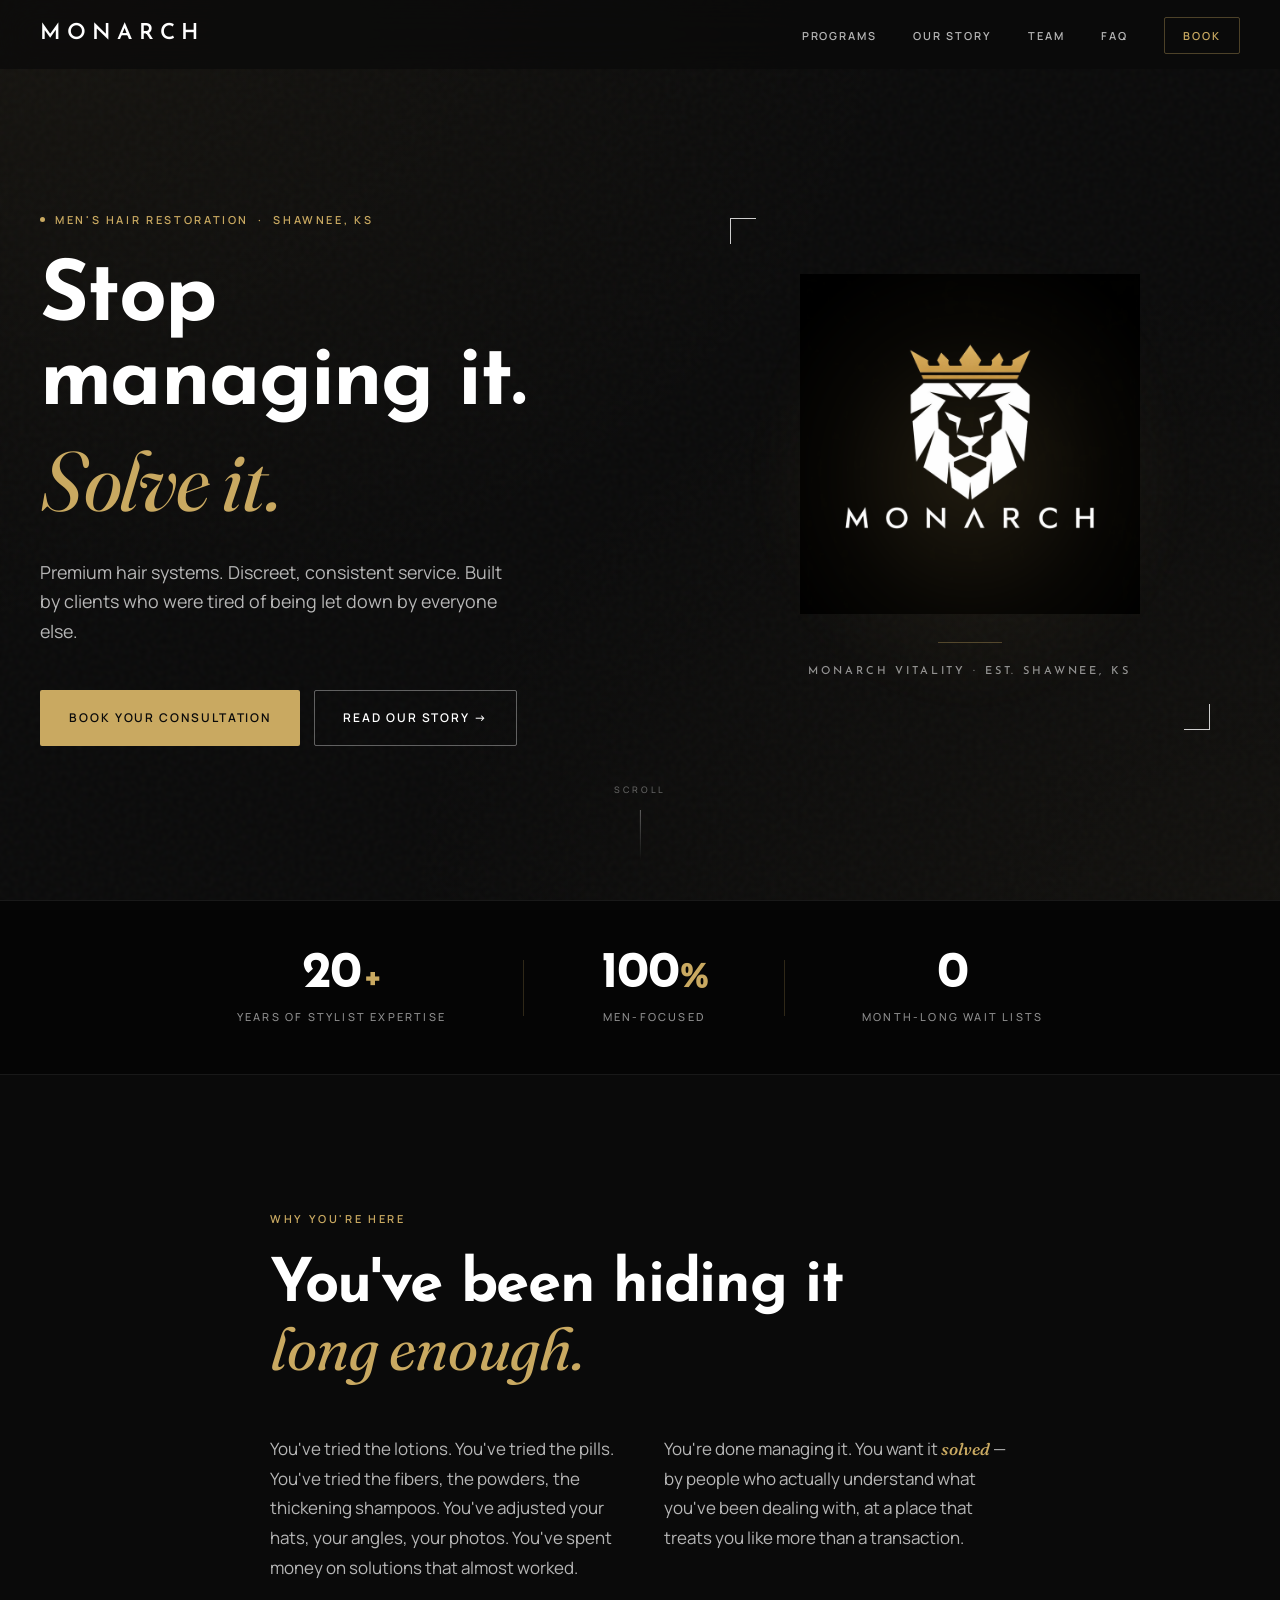
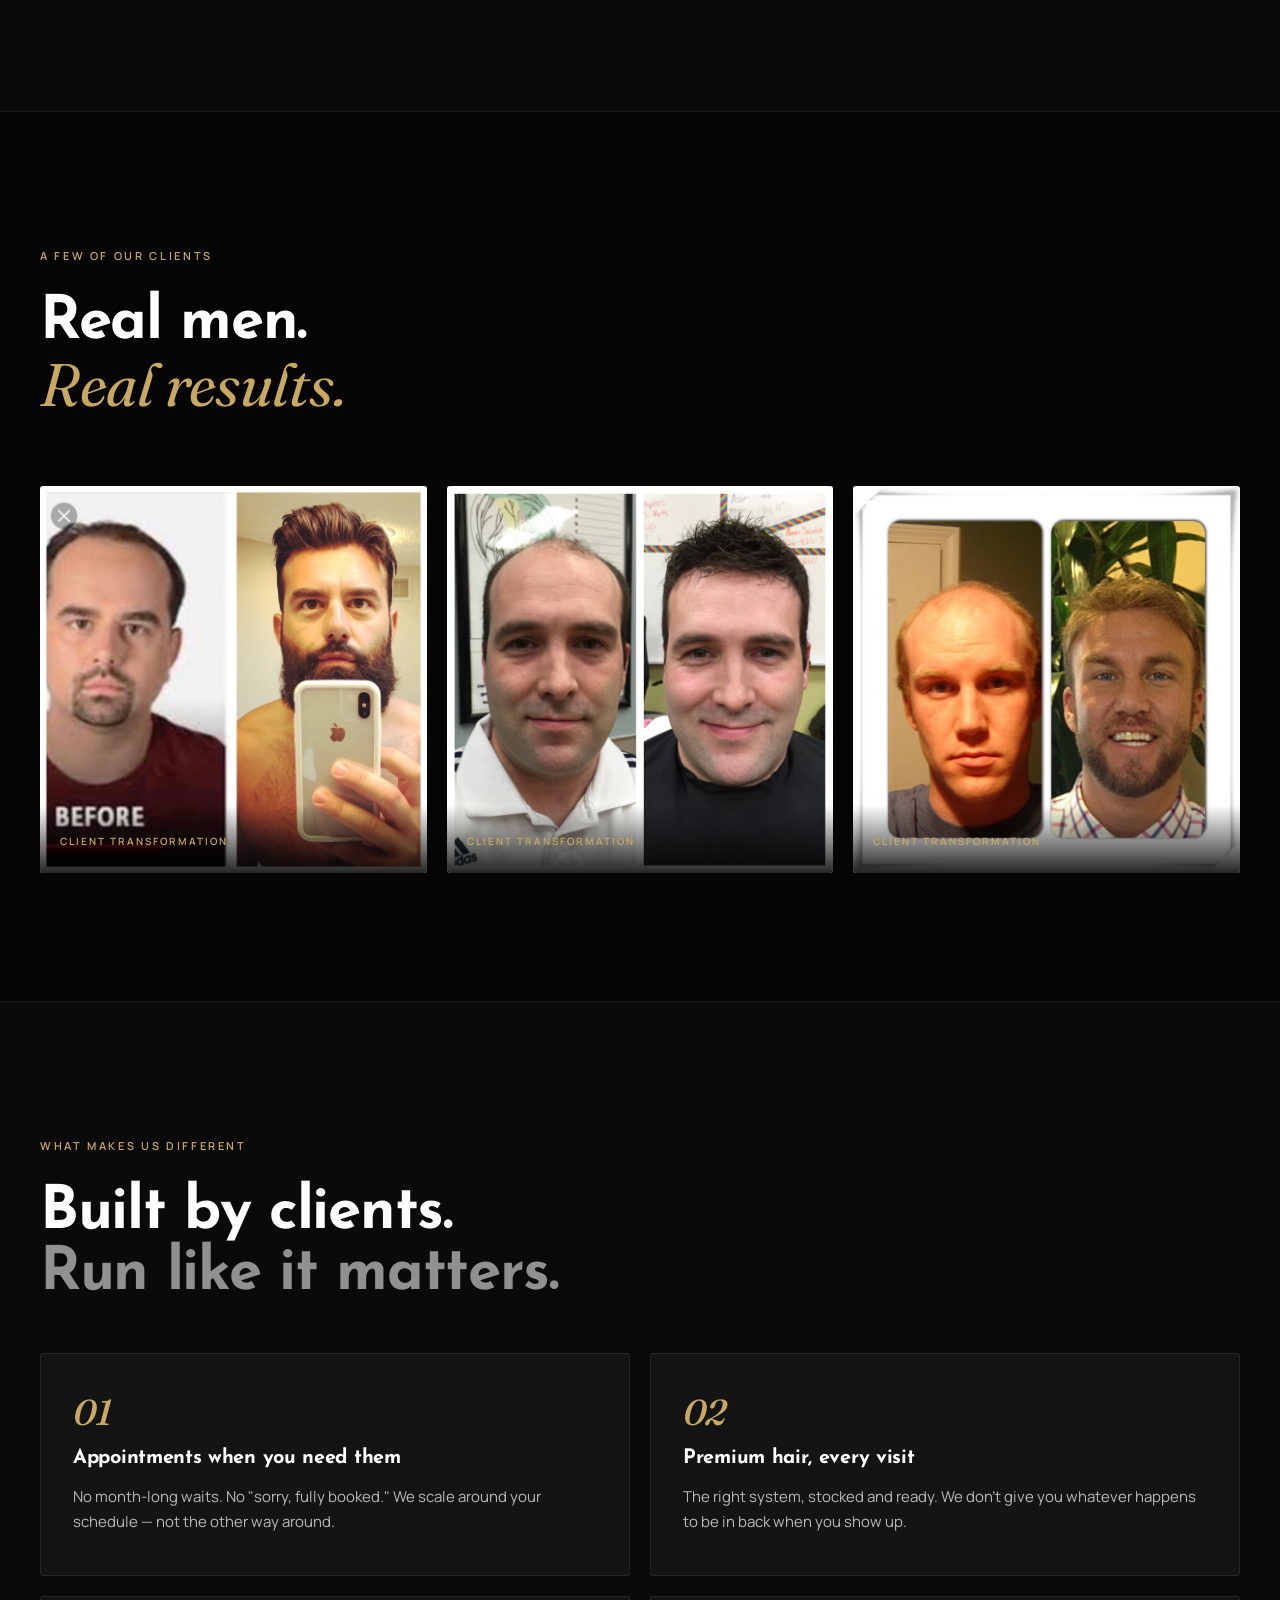
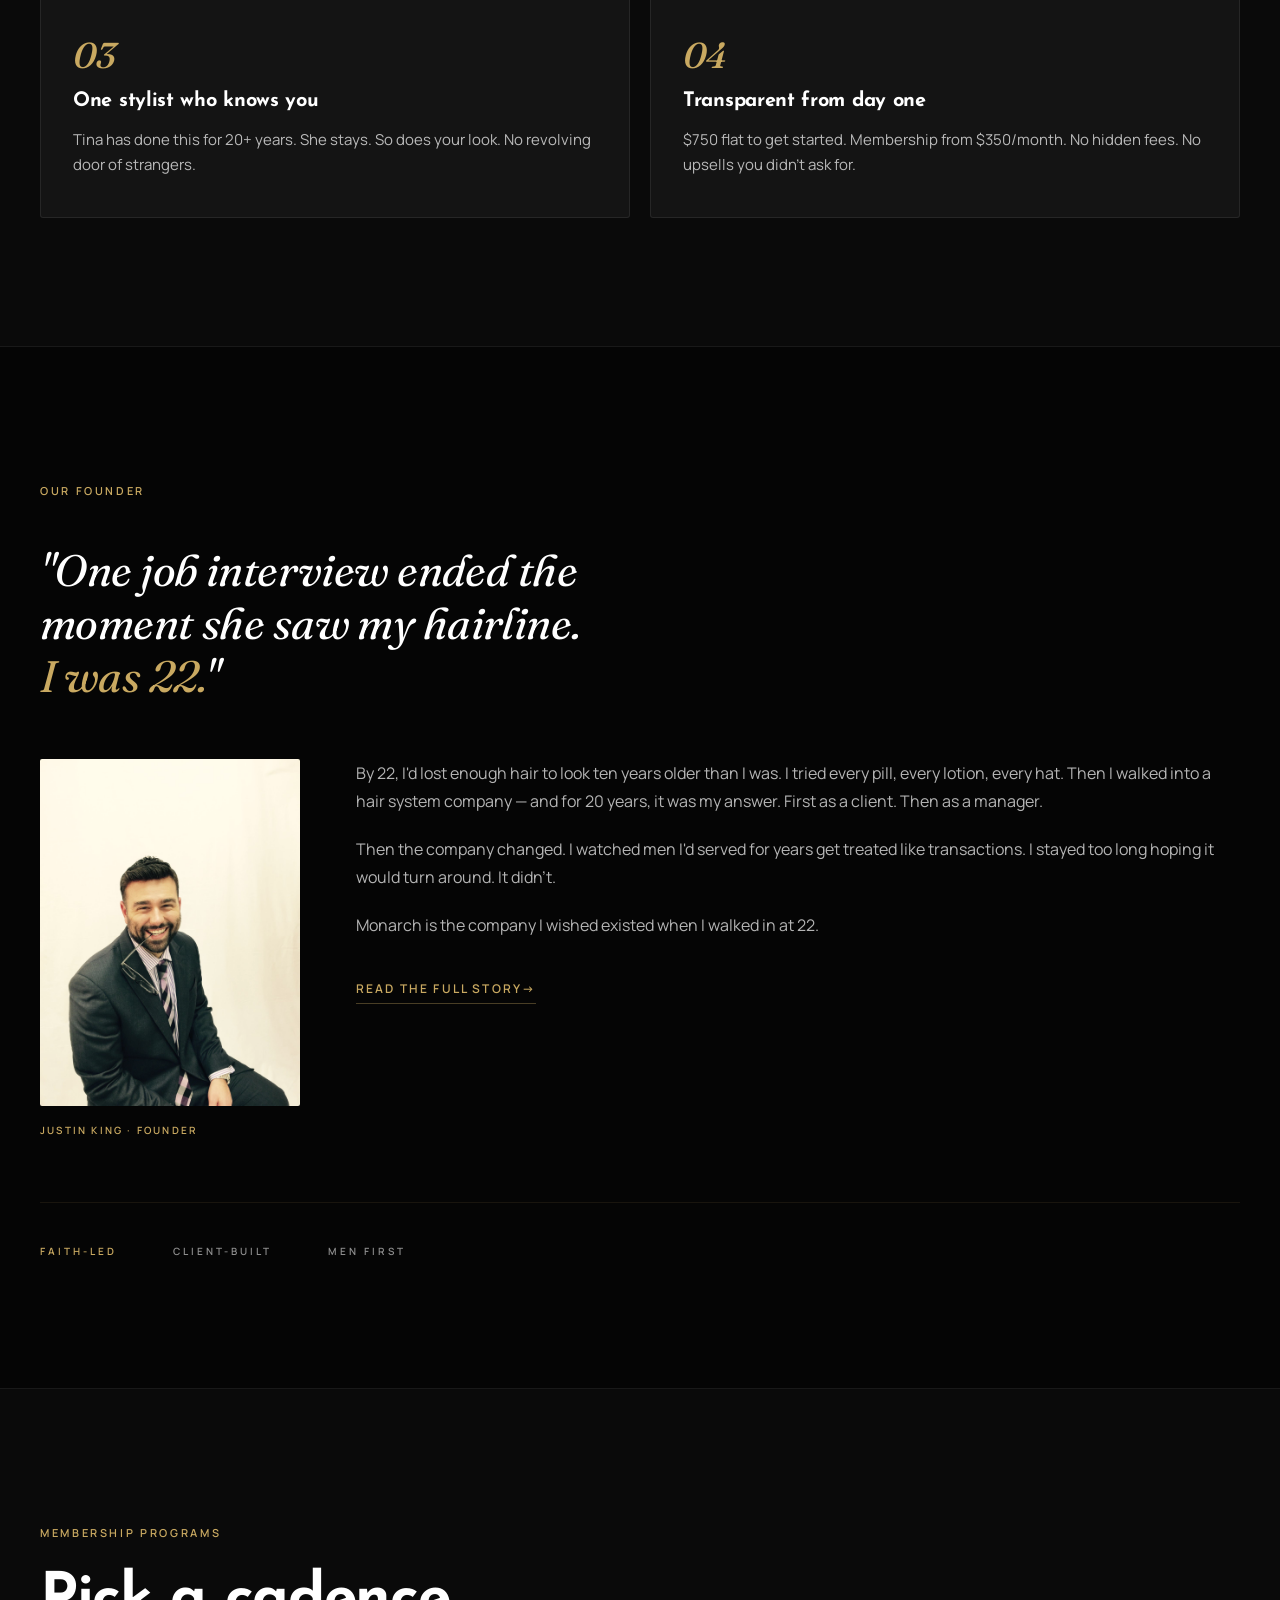
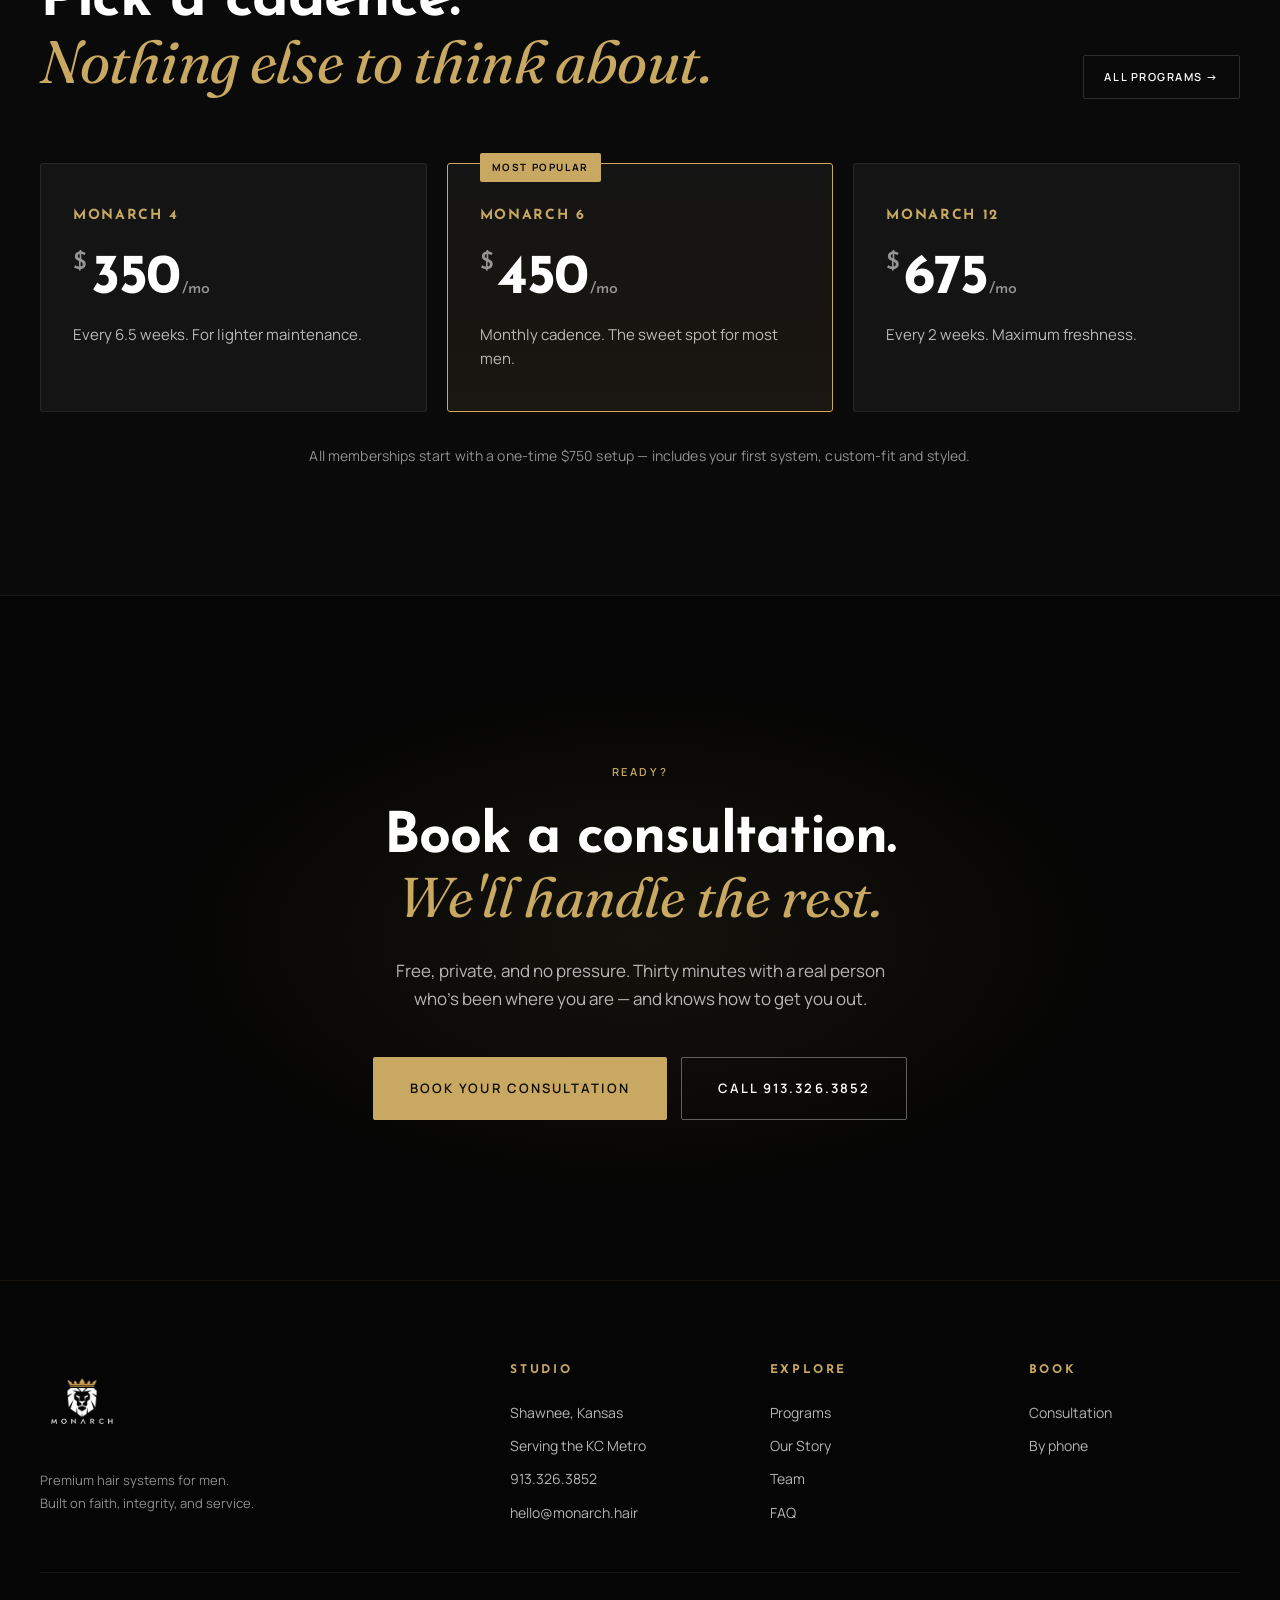
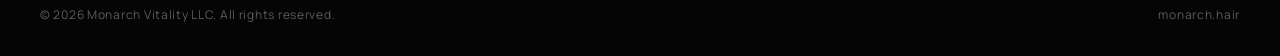
<file: index.html>
<!DOCTYPE html>
<html lang="en">
<head>
    <meta charset="UTF-8">
    <meta name="viewport" content="width=device-width, initial-scale=1.0">
    <title>Monarch — Premium Hair Systems for Men | Shawnee, KS</title>
    <meta name="description" content="Monarch is a premium men's hair restoration studio in Shawnee, KS. Discreet, consistent service. Built by clients who were tired of being let down.">
    <meta name="theme-color" content="#0A0A0A">

    <!-- Open Graph / Social -->
    <meta property="og:title" content="Monarch — Premium Hair Systems for Men">
    <meta property="og:description" content="Stop managing it. Solve it. Premium hair systems and elite service, built for men.">
    <meta property="og:type" content="website">
    <meta property="og:image" content="/images/logos/monarch-logo-white-gold-on-black.png">

    <!-- Favicon placeholder - replace with real one later -->
    <link rel="icon" type="image/png" href="images/logos/monarch-mark-black-gold.png">

    <!-- Fonts: Josefin Sans (display, matches logo) + Manrope (body) + Fraunces (serif italic) -->
    <link rel="preconnect" href="https://fonts.googleapis.com">
    <link rel="preconnect" href="https://fonts.gstatic.com" crossorigin>
    <link href="https://fonts.googleapis.com/css2?family=Josefin+Sans:wght@300;400;500;600;700&family=Manrope:wght@300;400;500;600;700&family=Fraunces:ital,wght@1,300;1,400;1,500&display=swap" rel="stylesheet">

    <link rel="stylesheet" href="css/styles.css">

    <!-- Add .js class before paint so reveal animations only apply when JS is working -->
    <script>document.documentElement.classList.add('js');</script>
</head>
<body>

<!-- ============ NAV ============ -->
<nav class="nav" id="nav">
    <div class="nav__inner">
        <a href="index.html" class="nav__logo" aria-label="Monarch home">
            <span class="nav__logo-text">MONARCH</span>
        </a>
        <button class="nav__toggle" id="navToggle" aria-label="Open menu" aria-expanded="false">
            <span></span><span></span><span></span>
        </button>
        <ul class="nav__links" id="navLinks">
            <li><a href="programs.html">Programs</a></li>
            <li><a href="story.html">Our Story</a></li>
            <li><a href="team.html">Team</a></li>
            <li><a href="faq.html">FAQ</a></li>
            <li><a href="book.html" class="nav__cta">Book</a></li>
        </ul>
    </div>
</nav>

<!-- ============ HERO ============ -->
<section class="hero">
    <div class="hero__grain"></div>
    <div class="hero__inner">
        <div class="hero__text">
            <div class="eyebrow reveal" data-delay="0">
                <span class="eyebrow__dot"></span>
                Men's hair restoration &nbsp;·&nbsp; Shawnee, KS
            </div>
            <h1 class="hero__headline">
                <span class="reveal" data-delay="100">Stop managing it.</span>
                <span class="reveal serif-italic gold" data-delay="250">Solve it.</span>
            </h1>
            <p class="hero__sub reveal" data-delay="450">
                Premium hair systems. Discreet, consistent service.
                Built by clients who were tired of being let down by everyone else.
            </p>
            <div class="hero__ctas reveal" data-delay="600">
                <a href="book.html" class="btn btn--gold">Book your consultation</a>
                <a href="story.html" class="btn btn--ghost">Read our story &rarr;</a>
            </div>
        </div>
        <div class="hero__visual reveal" data-delay="200">
            <div class="hero__logo-plate">
                <div class="hero__logo-glow" aria-hidden="true"></div>
                <img src="images/logos/monarch-logo-white-gold-on-black.png" alt="Monarch Vitality" class="hero__logo-mark">
                <div class="hero__logo-rule" aria-hidden="true"></div>
                <div class="hero__logo-tagline">Monarch Vitality &middot; Est. Shawnee, KS</div>
            </div>
        </div>
    </div>
    <div class="hero__scroll-hint" aria-hidden="true">
        <span>Scroll</span>
        <div class="hero__scroll-line"></div>
    </div>
</section>

<!-- ============ TRUST BAR ============ -->
<section class="trust-bar">
    <div class="trust-bar__inner">
        <div class="trust-bar__item">
            <div class="trust-bar__num">20<span>+</span></div>
            <div class="trust-bar__label">Years of stylist expertise</div>
        </div>
        <div class="trust-bar__divider"></div>
        <div class="trust-bar__item">
            <div class="trust-bar__num">100<span>%</span></div>
            <div class="trust-bar__label">Men-focused</div>
        </div>
        <div class="trust-bar__divider"></div>
        <div class="trust-bar__item">
            <div class="trust-bar__num">0</div>
            <div class="trust-bar__label">Month-long wait lists</div>
        </div>
    </div>
</section>

<!-- ============ PAIN / CONNECTION ============ -->
<section class="section pain">
    <div class="container container--narrow">
        <div class="eyebrow">Why you're here</div>
        <h2 class="section__headline">
            You've been hiding it<br>
            <span class="serif-italic gold">long enough.</span>
        </h2>
        <div class="pain__grid">
            <p class="pain__copy">
                You've tried the lotions. You've tried the pills. You've tried the fibers,
                the powders, the thickening shampoos. You've adjusted your hats, your angles,
                your photos. You've spent money on solutions that almost worked.
            </p>
            <p class="pain__copy">
                You're done managing it. You want it <em>solved</em> — by people who actually
                understand what you've been dealing with, at a place that treats you like
                more than a transaction.
            </p>
        </div>
    </div>
</section>

<!-- ============ TRANSFORMATIONS TEASER ============ -->
<section class="section transformations">
    <div class="container">
        <div class="section__head">
            <div class="eyebrow">A few of our clients</div>
            <h2 class="section__headline">
                Real men.<br>
                <span class="serif-italic gold">Real results.</span>
            </h2>
        </div>
        <div class="transformations__grid">
            <figure class="transformation">
                <img src="images/before-after/transformation-2.jpg" alt="Monarch client transformation — before and after" loading="lazy">
                <figcaption>
                    <span class="transformation__tag">Client transformation</span>
                </figcaption>
            </figure>
            <figure class="transformation">
                <img src="images/before-after/transformation-1.jpg" alt="Monarch client transformation — before and after" loading="lazy">
                <figcaption>
                    <span class="transformation__tag">Client transformation</span>
                </figcaption>
            </figure>
            <figure class="transformation">
                <img src="images/before-after/transformation-3.jpg" alt="Monarch client transformation — before and after" loading="lazy">
                <figcaption>
                    <span class="transformation__tag">Client transformation</span>
                </figcaption>
            </figure>
        </div>
    </div>
</section>

<!-- ============ WHY MONARCH ============ -->
<section class="section why">
    <div class="container">
        <div class="eyebrow">What makes us different</div>
        <h2 class="section__headline">
            Built by clients.<br>
            <span class="muted">Run like it matters.</span>
        </h2>

        <div class="why__grid">
            <article class="why__card">
                <div class="why__num">01</div>
                <h3 class="why__title">Appointments when you need them</h3>
                <p class="why__copy">
                    No month-long waits. No "sorry, fully booked."
                    We scale around your schedule — not the other way around.
                </p>
            </article>
            <article class="why__card">
                <div class="why__num">02</div>
                <h3 class="why__title">Premium hair, every visit</h3>
                <p class="why__copy">
                    The right system, stocked and ready. We don't give you
                    whatever happens to be in back when you show up.
                </p>
            </article>
            <article class="why__card">
                <div class="why__num">03</div>
                <h3 class="why__title">One stylist who knows you</h3>
                <p class="why__copy">
                    Tina has done this for 20+ years. She stays.
                    So does your look. No revolving door of strangers.
                </p>
            </article>
            <article class="why__card">
                <div class="why__num">04</div>
                <h3 class="why__title">Transparent from day one</h3>
                <p class="why__copy">
                    $750 flat to get started. Membership from $350/month.
                    No hidden fees. No upsells you didn't ask for.
                </p>
            </article>
        </div>
    </div>
</section>

<!-- ============ FOUNDER STORY TEASER ============ -->
<section class="section founder">
    <div class="container">
        <div class="eyebrow">Our founder</div>
        <blockquote class="founder__quote">
            "One job interview ended the moment she saw my hairline.
            <span class="gold">I was 22.</span>"
        </blockquote>
        <div class="founder__grid">
            <div class="founder__portrait">
                <img src="images/photos/justin-portrait-full.jpg" alt="Justin King, founder of Monarch">
                <div class="founder__portrait-caption">Justin King &middot; Founder</div>
            </div>
            <div class="founder__body">
                <p>
                    By 22, I'd lost enough hair to look ten years older than I was.
                    I tried every pill, every lotion, every hat. Then I walked into a
                    hair system company &mdash; and for 20 years, it was my answer.
                    First as a client. Then as a manager.
                </p>
                <p>
                    Then the company changed. I watched men I'd served for years get
                    treated like transactions. I stayed too long hoping it would turn
                    around. It didn't.
                </p>
                <p>
                    Monarch is the company I wished existed when I walked in at 22.
                </p>
                <a href="story.html" class="link-arrow">Read the full story</a>
            </div>
        </div>
        <div class="values-row">
            <div class="values-row__item">Faith-led</div>
            <div class="values-row__item">Client-built</div>
            <div class="values-row__item">Men first</div>
        </div>
    </div>
</section>

<!-- ============ PROGRAMS PREVIEW ============ -->
<section class="section programs">
    <div class="container">
        <div class="section__head section__head--split">
            <div>
                <div class="eyebrow">Membership programs</div>
                <h2 class="section__headline">
                    Pick a cadence.<br>
                    <span class="serif-italic gold">Nothing else to think about.</span>
                </h2>
            </div>
            <a href="programs.html" class="btn btn--ghost-sm">All programs &rarr;</a>
        </div>
        <div class="programs__grid">
            <div class="program">
                <div class="program__tier">Monarch 4</div>
                <div class="program__price"><span class="program__currency">$</span>350<span class="program__per">/mo</span></div>
                <div class="program__desc">Every 6.5 weeks. For lighter maintenance.</div>
            </div>
            <div class="program program--featured">
                <div class="program__badge">Most popular</div>
                <div class="program__tier">Monarch 6</div>
                <div class="program__price"><span class="program__currency">$</span>450<span class="program__per">/mo</span></div>
                <div class="program__desc">Monthly cadence. The sweet spot for most men.</div>
            </div>
            <div class="program">
                <div class="program__tier">Monarch 12</div>
                <div class="program__price"><span class="program__currency">$</span>675<span class="program__per">/mo</span></div>
                <div class="program__desc">Every 2 weeks. Maximum freshness.</div>
            </div>
        </div>
        <p class="programs__note">
            All memberships start with a one-time $750 setup &mdash; includes your first system, custom-fit and styled.
        </p>
    </div>
</section>

<!-- ============ FINAL CTA ============ -->
<section class="section cta-final">
    <div class="container container--narrow">
        <div class="cta-final__inner">
            <div class="eyebrow">Ready?</div>
            <h2 class="cta-final__headline">
                Book a consultation.<br>
                <span class="serif-italic gold">We'll handle the rest.</span>
            </h2>
            <p class="cta-final__sub">
                Free, private, and no pressure. Thirty minutes with a real person
                who's been where you are &mdash; and knows how to get you out.
            </p>
            <div class="cta-final__buttons">
                <a href="book.html" class="btn btn--gold btn--lg">Book your consultation</a>
                <a href="tel:9133263852" class="btn btn--ghost btn--lg">Call 913.326.3852</a>
            </div>
        </div>
    </div>
</section>

<!-- ============ FOOTER ============ -->
<footer class="footer">
    <div class="container">
        <div class="footer__top">
            <div class="footer__brand">
                <img src="images/logos/monarch-logo-white-gold-on-black.png" alt="Monarch" class="footer__logo">
                <p class="footer__tagline">
                    Premium hair systems for men.<br>
                    Built on faith, integrity, and service.
                </p>
            </div>
            <div class="footer__col">
                <h4>Studio</h4>
                <ul>
                    <li>Shawnee, Kansas</li>
                    <li>Serving the KC Metro</li>
                    <li><a href="tel:9133263852">913.326.3852</a></li>
                    <li><a href="mailto:hello@monarch.hair">hello@monarch.hair</a></li>
                </ul>
            </div>
            <div class="footer__col">
                <h4>Explore</h4>
                <ul>
                    <li><a href="programs.html">Programs</a></li>
                    <li><a href="story.html">Our Story</a></li>
                    <li><a href="team.html">Team</a></li>
                    <li><a href="faq.html">FAQ</a></li>
                </ul>
            </div>
            <div class="footer__col">
                <h4>Book</h4>
                <ul>
                    <li><a href="book.html">Consultation</a></li>
                    <li><a href="tel:9133263852">By phone</a></li>
                </ul>
            </div>
        </div>
        <div class="footer__bottom">
            <div>&copy; 2026 Monarch Vitality LLC. All rights reserved.</div>
            <div>monarch.hair</div>
        </div>
    </div>
</footer>

<script src="js/main.js"></script>
</body>
</html>
</file>
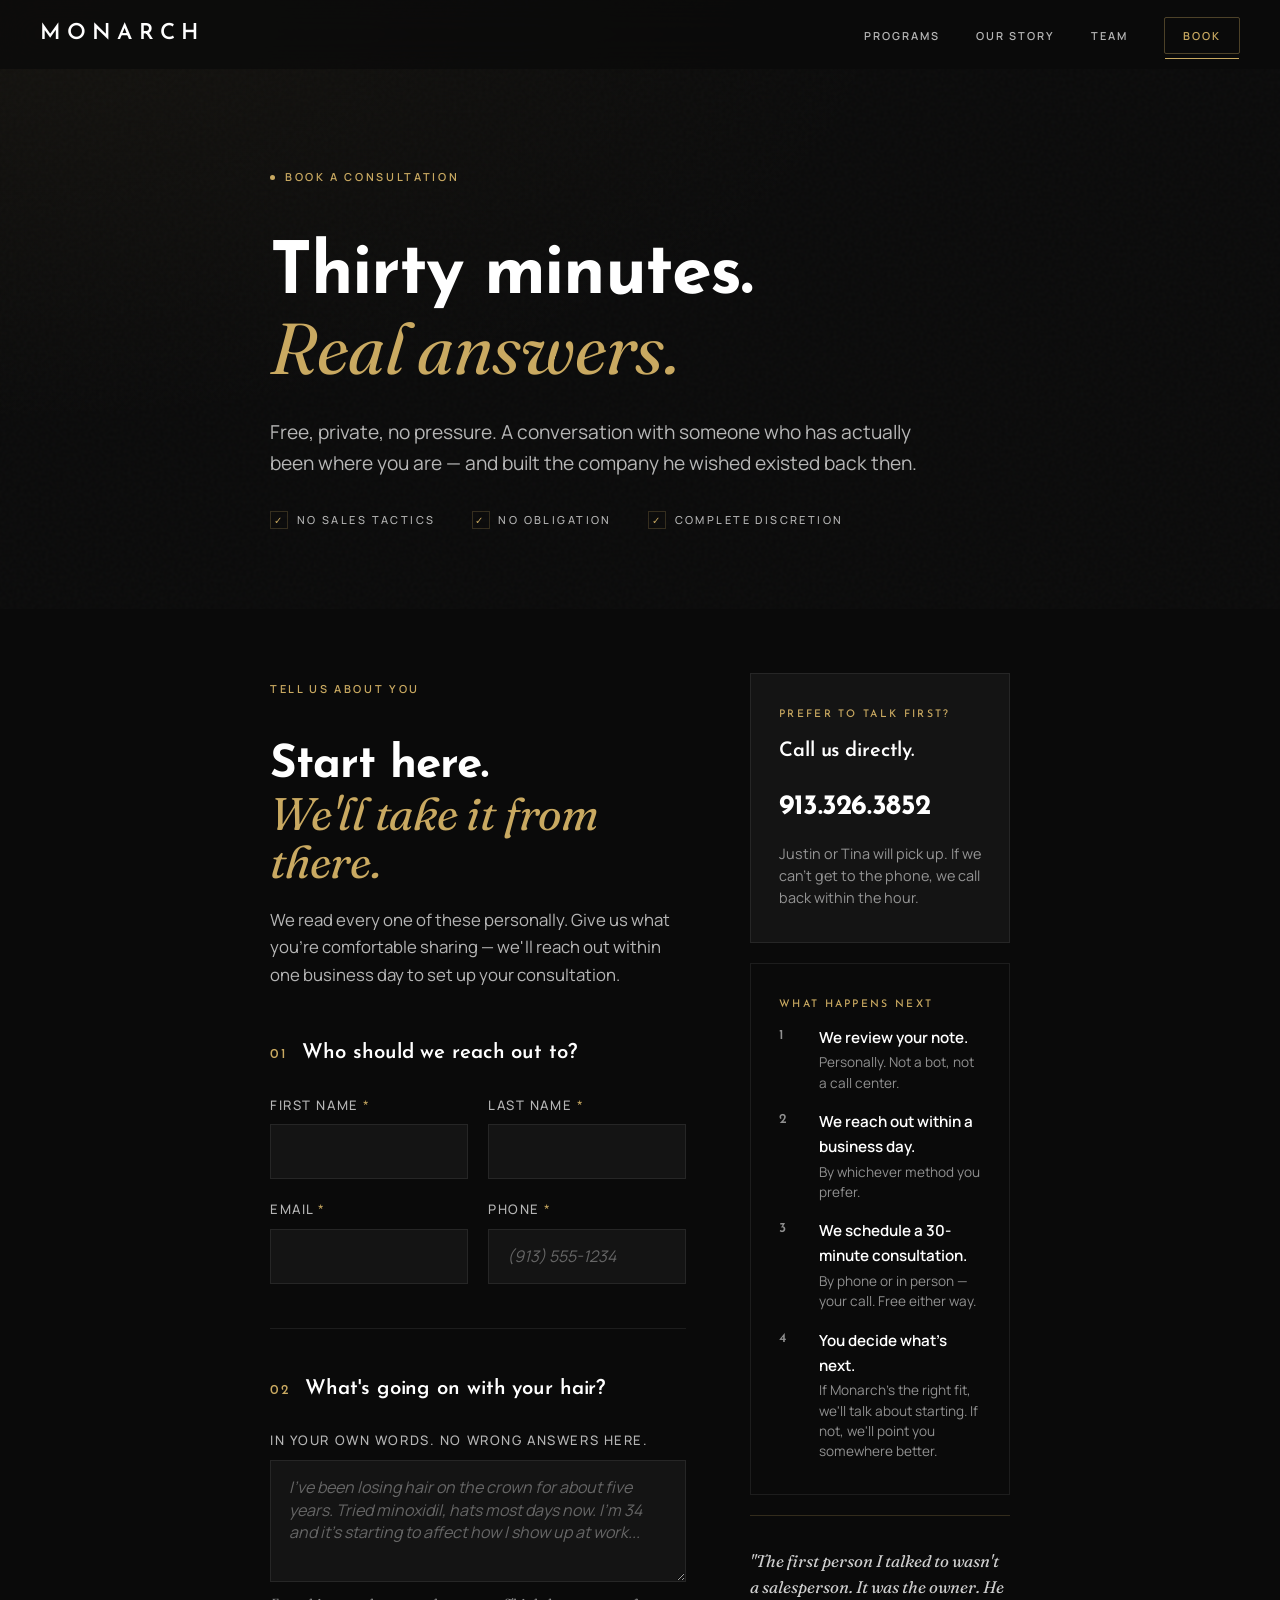
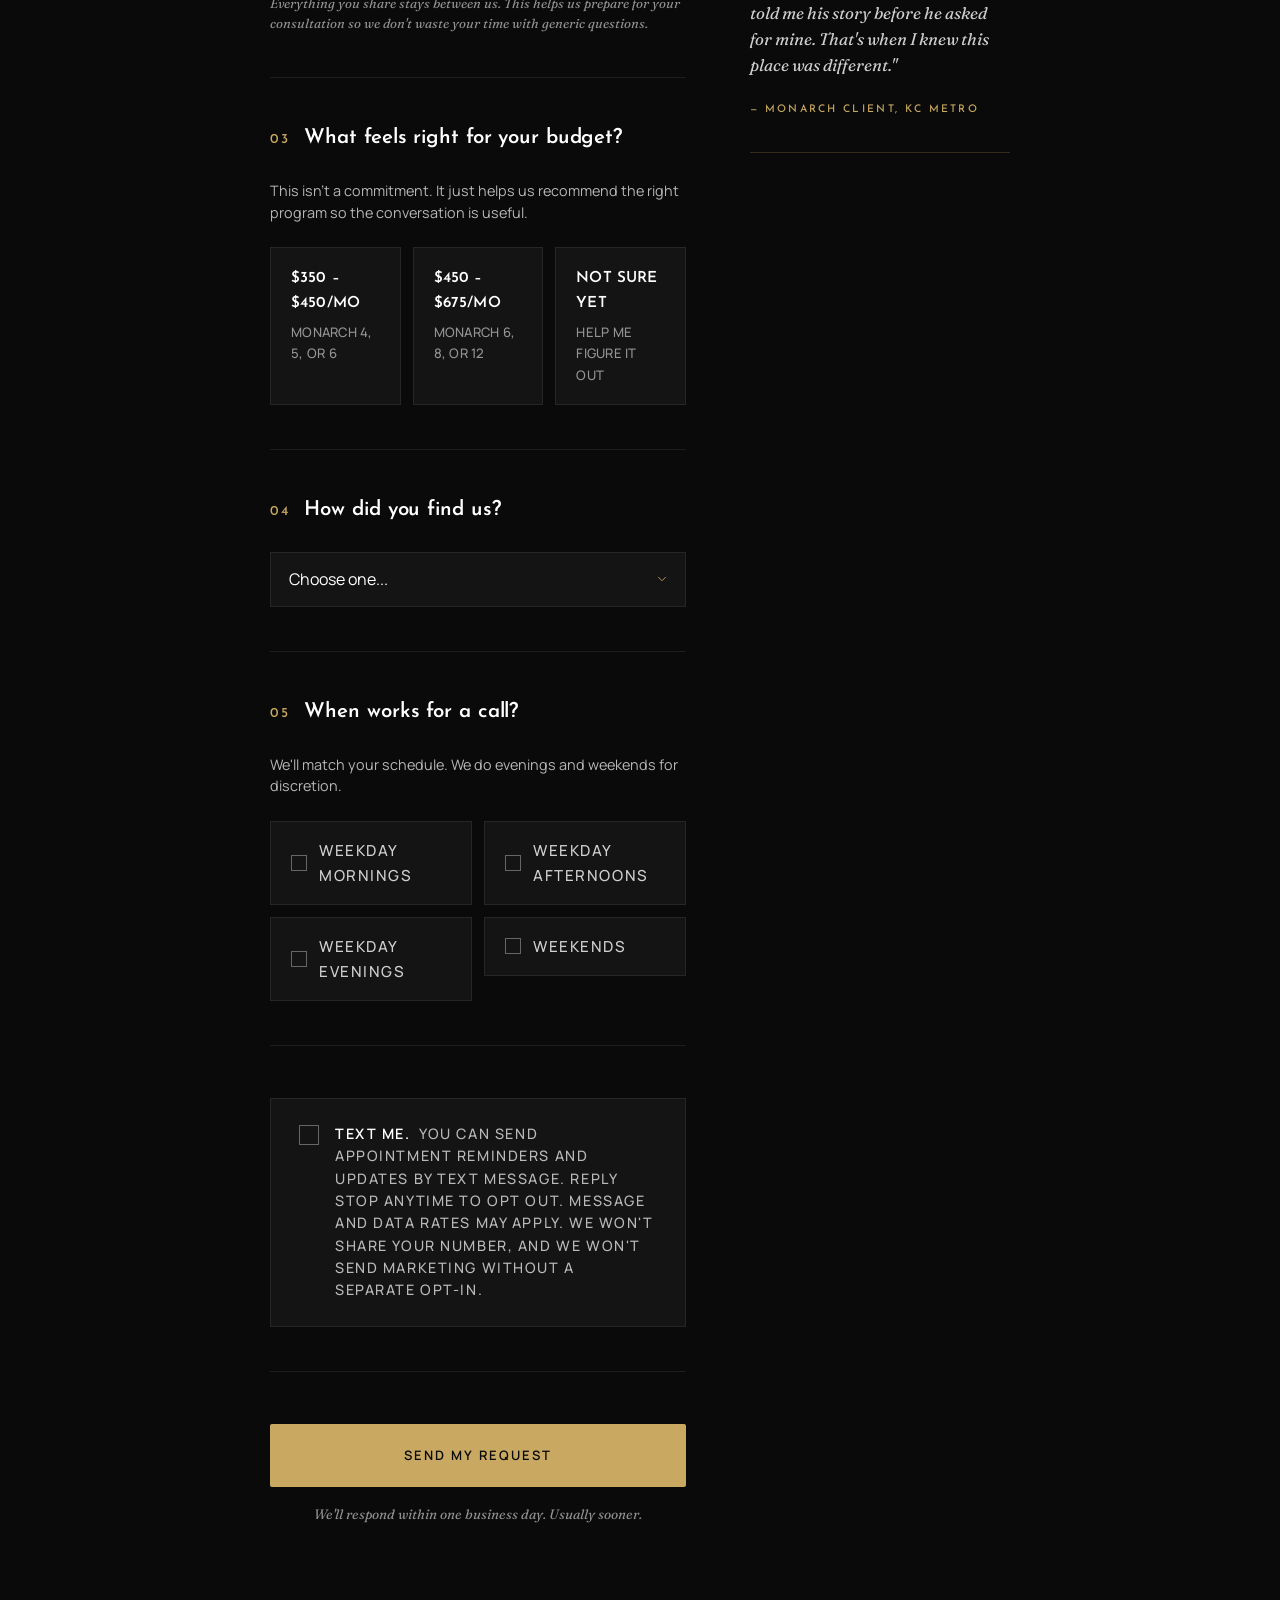
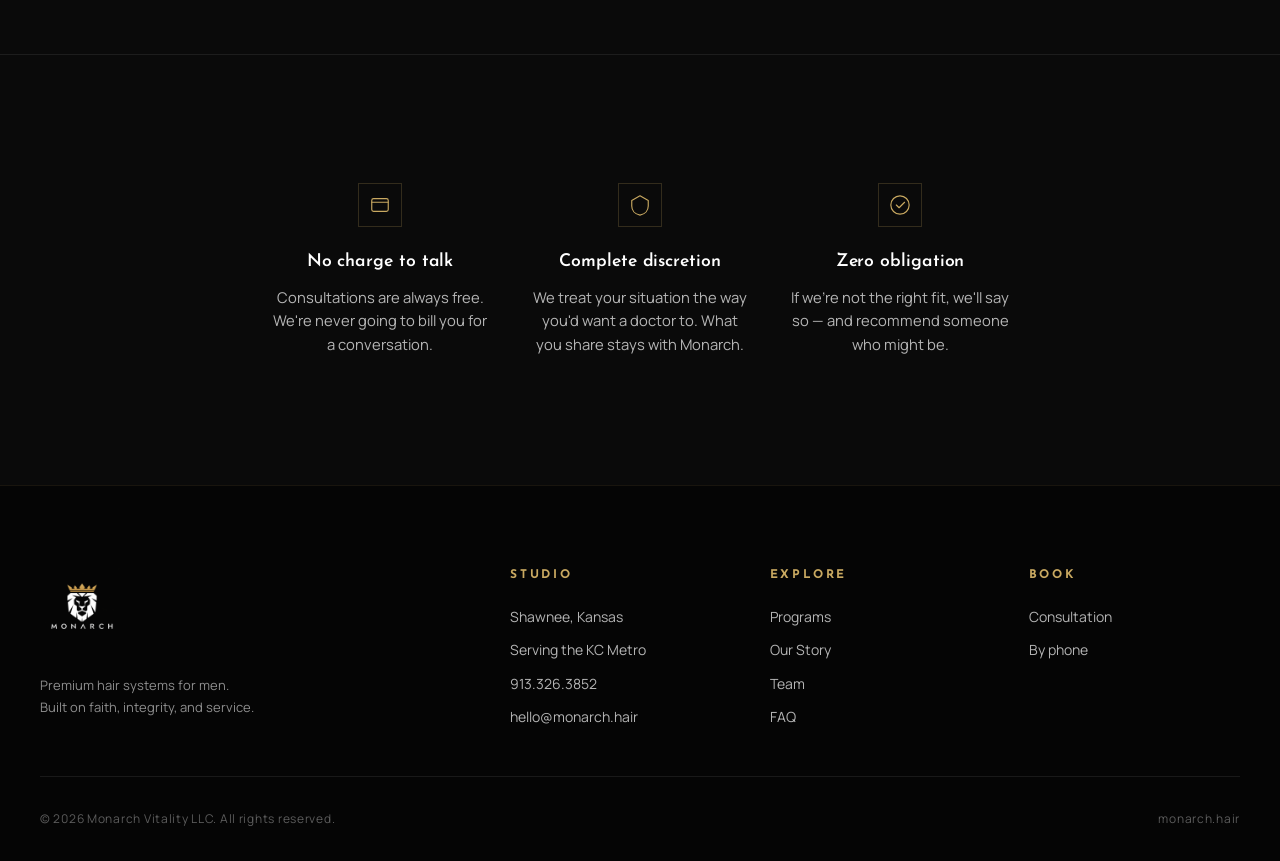
<file: book.html>
<!DOCTYPE html>
<html lang="en">
<head>
    <meta charset="UTF-8">
    <meta name="viewport" content="width=device-width, initial-scale=1.0">
    <title>Book a Consultation — Monarch</title>
    <meta name="description" content="Book a free, private consultation with Monarch. Thirty minutes. No pressure. Real answers from a real person who has been where you are.">
    <meta name="theme-color" content="#0A0A0A">

    <meta property="og:title" content="Book a Consultation — Monarch">
    <meta property="og:description" content="Free, private, thirty minutes. Real answers from someone who has been where you are.">
    <meta property="og:type" content="website">
    <meta property="og:image" content="/images/logos/monarch-logo-white-gold-on-black.png">

    <link rel="icon" type="image/png" href="images/logos/monarch-mark-black-gold.png">

    <link rel="preconnect" href="https://fonts.googleapis.com">
    <link rel="preconnect" href="https://fonts.gstatic.com" crossorigin>
    <link href="https://fonts.googleapis.com/css2?family=Josefin+Sans:wght@300;400;500;600;700&family=Manrope:wght@300;400;500;600;700&family=Fraunces:ital,wght@1,300;1,400;1,500&display=swap" rel="stylesheet">

    <link rel="stylesheet" href="css/styles.css">
    <script>document.documentElement.classList.add('js');</script>
</head>
<body>

<!-- ============ NAV ============ -->
<nav class="nav" id="nav">
    <div class="nav__inner">
        <a href="index.html" class="nav__logo" aria-label="Monarch home">
            <span class="nav__logo-text">MONARCH</span>
        </a>
        <button class="nav__toggle" id="navToggle" aria-label="Open menu" aria-expanded="false">
            <span></span><span></span><span></span>
        </button>
        <ul class="nav__links" id="navLinks">
            <li><a href="programs.html">Programs</a></li>
            <li><a href="story.html">Our Story</a></li>
            <li><a href="team.html">Team</a></li>
            <li><a href="book.html" class="nav__cta is-active">Book</a></li>
        </ul>
    </div>
</nav>

<!-- ============ PAGE HERO ============ -->
<section class="page-hero page-hero--book">
    <div class="page-hero__grain"></div>
    <div class="container container--narrow">
        <div class="eyebrow">
            <span class="eyebrow__dot"></span>
            Book a consultation
        </div>
        <h1 class="page-hero__headline">
            Thirty minutes.<br>
            <span class="serif-italic gold">Real answers.</span>
        </h1>
        <p class="page-hero__sub">
            Free, private, no pressure. A conversation with someone who has actually been where you are &mdash;
            and built the company he wished existed back then.
        </p>
        <ul class="page-hero__promises">
            <li><span class="promise__check" aria-hidden="true">&#10003;</span> No sales tactics</li>
            <li><span class="promise__check" aria-hidden="true">&#10003;</span> No obligation</li>
            <li><span class="promise__check" aria-hidden="true">&#10003;</span> Complete discretion</li>
        </ul>
    </div>
</section>

<!-- ============ BOOKING FORM ============ -->
<section class="section book">
    <div class="container container--narrow">
        <div class="book__layout">

            <!-- LEFT: the form -->
            <div class="book__form-wrap">
                <div class="eyebrow">Tell us about you</div>
                <h2 class="book__form-headline">
                    Start here.<br>
                    <span class="serif-italic gold">We'll take it from there.</span>
                </h2>
                <p class="book__form-intro">
                    We read every one of these personally. Give us what you're comfortable sharing &mdash;
                    we'll reach out within one business day to set up your consultation.
                </p>

                <form class="book-form" id="bookForm" novalidate>

                    <!-- SECTION 1: WHO -->
                    <div class="form-group">
                        <div class="form-group__label">
                            <span class="form-group__num">01</span>
                            <span class="form-group__title">Who should we reach out to?</span>
                        </div>
                        <div class="form-grid form-grid--2">
                            <div class="field">
                                <label for="firstName">First name <span class="req">*</span></label>
                                <input type="text" id="firstName" name="firstName" required autocomplete="given-name">
                            </div>
                            <div class="field">
                                <label for="lastName">Last name <span class="req">*</span></label>
                                <input type="text" id="lastName" name="lastName" required autocomplete="family-name">
                            </div>
                            <div class="field">
                                <label for="email">Email <span class="req">*</span></label>
                                <input type="email" id="email" name="email" required autocomplete="email" inputmode="email">
                            </div>
                            <div class="field">
                                <label for="phone">Phone <span class="req">*</span></label>
                                <input type="tel" id="phone" name="phone" required autocomplete="tel" inputmode="tel" placeholder="(913) 555-1234">
                            </div>
                        </div>
                    </div>

                    <!-- SECTION 2: WHAT'S GOING ON -->
                    <div class="form-group">
                        <div class="form-group__label">
                            <span class="form-group__num">02</span>
                            <span class="form-group__title">What's going on with your hair?</span>
                        </div>
                        <div class="field">
                            <label for="concern">In your own words. No wrong answers here.</label>
                            <textarea id="concern" name="concern" rows="4" placeholder="I've been losing hair on the crown for about five years. Tried minoxidil, hats most days now. I'm 34 and it's starting to affect how I show up at work..."></textarea>
                            <p class="field__hint">Everything you share stays between us. This helps us prepare for your consultation so we don't waste your time with generic questions.</p>
                        </div>
                    </div>

                    <!-- SECTION 3: BUDGET -->
                    <div class="form-group">
                        <div class="form-group__label">
                            <span class="form-group__num">03</span>
                            <span class="form-group__title">What feels right for your budget?</span>
                        </div>
                        <div class="field">
                            <p class="field__hint field__hint--top">This isn't a commitment. It just helps us recommend the right program so the conversation is useful.</p>
                            <div class="radio-grid">
                                <label class="radio-card">
                                    <input type="radio" name="budget" value="350-450">
                                    <span class="radio-card__inner">
                                        <span class="radio-card__title">$350 &ndash; $450/mo</span>
                                        <span class="radio-card__detail">Monarch 4, 5, or 6</span>
                                    </span>
                                </label>
                                <label class="radio-card">
                                    <input type="radio" name="budget" value="450-675">
                                    <span class="radio-card__inner">
                                        <span class="radio-card__title">$450 &ndash; $675/mo</span>
                                        <span class="radio-card__detail">Monarch 6, 8, or 12</span>
                                    </span>
                                </label>
                                <label class="radio-card">
                                    <input type="radio" name="budget" value="not-sure">
                                    <span class="radio-card__inner">
                                        <span class="radio-card__title">Not sure yet</span>
                                        <span class="radio-card__detail">Help me figure it out</span>
                                    </span>
                                </label>
                            </div>
                        </div>
                    </div>

                    <!-- SECTION 4: HOW'D YOU HEAR -->
                    <div class="form-group">
                        <div class="form-group__label">
                            <span class="form-group__num">04</span>
                            <span class="form-group__title">How did you find us?</span>
                        </div>
                        <div class="field">
                            <select id="source" name="source">
                                <option value="">Choose one...</option>
                                <option value="referral">A friend or family member referred me</option>
                                <option value="former-client">I was a client at another hair restoration studio</option>
                                <option value="google">Google search</option>
                                <option value="social">Instagram, Facebook, or another social platform</option>
                                <option value="community">Local community or church connection</option>
                                <option value="other">Something else</option>
                            </select>
                        </div>
                    </div>

                    <!-- SECTION 5: WHEN -->
                    <div class="form-group">
                        <div class="form-group__label">
                            <span class="form-group__num">05</span>
                            <span class="form-group__title">When works for a call?</span>
                        </div>
                        <div class="field">
                            <p class="field__hint field__hint--top">We'll match your schedule. We do evenings and weekends for discretion.</p>
                            <div class="check-grid">
                                <label class="check-card">
                                    <input type="checkbox" name="availability" value="weekday-morning">
                                    <span class="check-card__inner">Weekday mornings</span>
                                </label>
                                <label class="check-card">
                                    <input type="checkbox" name="availability" value="weekday-afternoon">
                                    <span class="check-card__inner">Weekday afternoons</span>
                                </label>
                                <label class="check-card">
                                    <input type="checkbox" name="availability" value="weekday-evening">
                                    <span class="check-card__inner">Weekday evenings</span>
                                </label>
                                <label class="check-card">
                                    <input type="checkbox" name="availability" value="weekend">
                                    <span class="check-card__inner">Weekends</span>
                                </label>
                            </div>
                        </div>
                    </div>

                    <!-- SECTION 6: CONSENT -->
                    <div class="form-group form-group--consent">
                        <div class="field field--consent">
                            <label class="consent-check">
                                <input type="checkbox" id="smsConsent" name="smsConsent">
                                <span class="consent-check__box" aria-hidden="true"></span>
                                <span class="consent-check__label">
                                    <strong>Text me.</strong> You can send appointment reminders and updates by text message. Reply STOP anytime to opt out. Message and data rates may apply. We won't share your number, and we won't send marketing without a separate opt-in.
                                </span>
                            </label>
                        </div>
                    </div>

                    <!-- SUBMIT -->
                    <div class="form-submit">
                        <button type="submit" class="btn btn--gold btn--lg btn--full" id="submitBtn">
                            Send my request
                        </button>
                        <p class="form-submit__hint">
                            We'll respond within one business day. Usually sooner.
                        </p>
                    </div>

                    <!-- Status messages (hidden by default, shown by JS) -->
                    <div class="form-status" id="formStatus" aria-live="polite"></div>

                </form>
            </div>

            <!-- RIGHT: reassurance / alt contact -->
            <aside class="book__aside">

                <div class="book__card">
                    <div class="book__card-eyebrow">Prefer to talk first?</div>
                    <h3 class="book__card-headline">Call us directly.</h3>
                    <a href="tel:9133263852" class="book__card-phone">913.326.3852</a>
                    <p class="book__card-detail">Justin or Tina will pick up. If we can't get to the phone, we call back within the hour.</p>
                </div>

                <div class="book__card book__card--quiet">
                    <div class="book__card-eyebrow">What happens next</div>
                    <ol class="book__steps">
                        <li>
                            <span class="book__step-num">1</span>
                            <div>
                                <strong>We review your note.</strong>
                                <span>Personally. Not a bot, not a call center.</span>
                            </div>
                        </li>
                        <li>
                            <span class="book__step-num">2</span>
                            <div>
                                <strong>We reach out within a business day.</strong>
                                <span>By whichever method you prefer.</span>
                            </div>
                        </li>
                        <li>
                            <span class="book__step-num">3</span>
                            <div>
                                <strong>We schedule a 30-minute consultation.</strong>
                                <span>By phone or in person &mdash; your call. Free either way.</span>
                            </div>
                        </li>
                        <li>
                            <span class="book__step-num">4</span>
                            <div>
                                <strong>You decide what's next.</strong>
                                <span>If Monarch's the right fit, we'll talk about starting. If not, we'll point you somewhere better.</span>
                            </div>
                        </li>
                    </ol>
                </div>

                <div class="book__card book__card--quote">
                    <blockquote>
                        <p>"The first person I talked to wasn't a salesperson. It was the owner. He told me his story before he asked for mine. That's when I knew this place was different."</p>
                        <cite>&mdash; Monarch client, KC Metro</cite>
                    </blockquote>
                </div>

            </aside>

        </div>
    </div>
</section>

<!-- ============ CALENDAR PLACEHOLDER (for GHL embed) ============ -->
<!--
    GHL INTEGRATION POINT
    When GHL calendar is live, replace the inside of this section with
    the GHL embed snippet. Keep the outer <section> styling intact.
-->
<section class="section calendar-section" id="calendar" style="display: none;">
    <div class="container container--narrow">
        <div class="eyebrow">Or pick a time now</div>
        <h2 class="section__headline">
            See our calendar<br>
            <span class="serif-italic gold">and grab a slot.</span>
        </h2>
        <div class="calendar-embed" id="calendarEmbed">
            <!-- GHL embed will drop in here -->
        </div>
    </div>
</section>

<!-- ============ QUIET REASSURANCE ============ -->
<section class="section reassurance">
    <div class="container container--narrow">
        <div class="reassurance__grid">
            <div class="reassurance__item">
                <div class="reassurance__icon" aria-hidden="true">
                    <svg viewBox="0 0 24 24" fill="none" stroke="currentColor" stroke-width="1.25" stroke-linecap="round" stroke-linejoin="round">
                        <rect x="3" y="5" width="18" height="14" rx="2"/>
                        <path d="M3 9h18"/>
                    </svg>
                </div>
                <h4>No charge to talk</h4>
                <p>Consultations are always free. We're never going to bill you for a conversation.</p>
            </div>
            <div class="reassurance__item">
                <div class="reassurance__icon" aria-hidden="true">
                    <svg viewBox="0 0 24 24" fill="none" stroke="currentColor" stroke-width="1.25" stroke-linecap="round" stroke-linejoin="round">
                        <path d="M12 2L3 7v6c0 5 3.5 9 9 10 5.5-1 9-5 9-10V7l-9-5z"/>
                    </svg>
                </div>
                <h4>Complete discretion</h4>
                <p>We treat your situation the way you'd want a doctor to. What you share stays with Monarch.</p>
            </div>
            <div class="reassurance__item">
                <div class="reassurance__icon" aria-hidden="true">
                    <svg viewBox="0 0 24 24" fill="none" stroke="currentColor" stroke-width="1.25" stroke-linecap="round" stroke-linejoin="round">
                        <path d="M8 12l3 3 6-6"/>
                        <circle cx="12" cy="12" r="10"/>
                    </svg>
                </div>
                <h4>Zero obligation</h4>
                <p>If we're not the right fit, we'll say so &mdash; and recommend someone who might be.</p>
            </div>
        </div>
    </div>
</section>

<!-- ============ FOOTER ============ -->
<footer class="footer">
    <div class="container">
        <div class="footer__top">
            <div class="footer__brand">
                <img src="images/logos/monarch-logo-white-gold-on-black.png" alt="Monarch" class="footer__logo">
                <p class="footer__tagline">
                    Premium hair systems for men.<br>
                    Built on faith, integrity, and service.
                </p>
            </div>
            <div class="footer__col">
                <h4>Studio</h4>
                <ul>
                    <li>Shawnee, Kansas</li>
                    <li>Serving the KC Metro</li>
                    <li><a href="tel:9133263852">913.326.3852</a></li>
                    <li><a href="mailto:hello@monarch.hair">hello@monarch.hair</a></li>
                </ul>
            </div>
            <div class="footer__col">
                <h4>Explore</h4>
                <ul>
                    <li><a href="programs.html">Programs</a></li>
                    <li><a href="story.html">Our Story</a></li>
                    <li><a href="team.html">Team</a></li>
                    <li><a href="faq.html">FAQ</a></li>
                </ul>
            </div>
            <div class="footer__col">
                <h4>Book</h4>
                <ul>
                    <li><a href="book.html">Consultation</a></li>
                    <li><a href="tel:9133263852">By phone</a></li>
                </ul>
            </div>
        </div>
        <div class="footer__bottom">
            <div>&copy; 2026 Monarch Vitality LLC. All rights reserved.</div>
            <div>monarch.hair</div>
        </div>
    </div>
</footer>

<script src="js/main.js"></script>
<script src="js/book.js"></script>
</body>
</html>
</file>
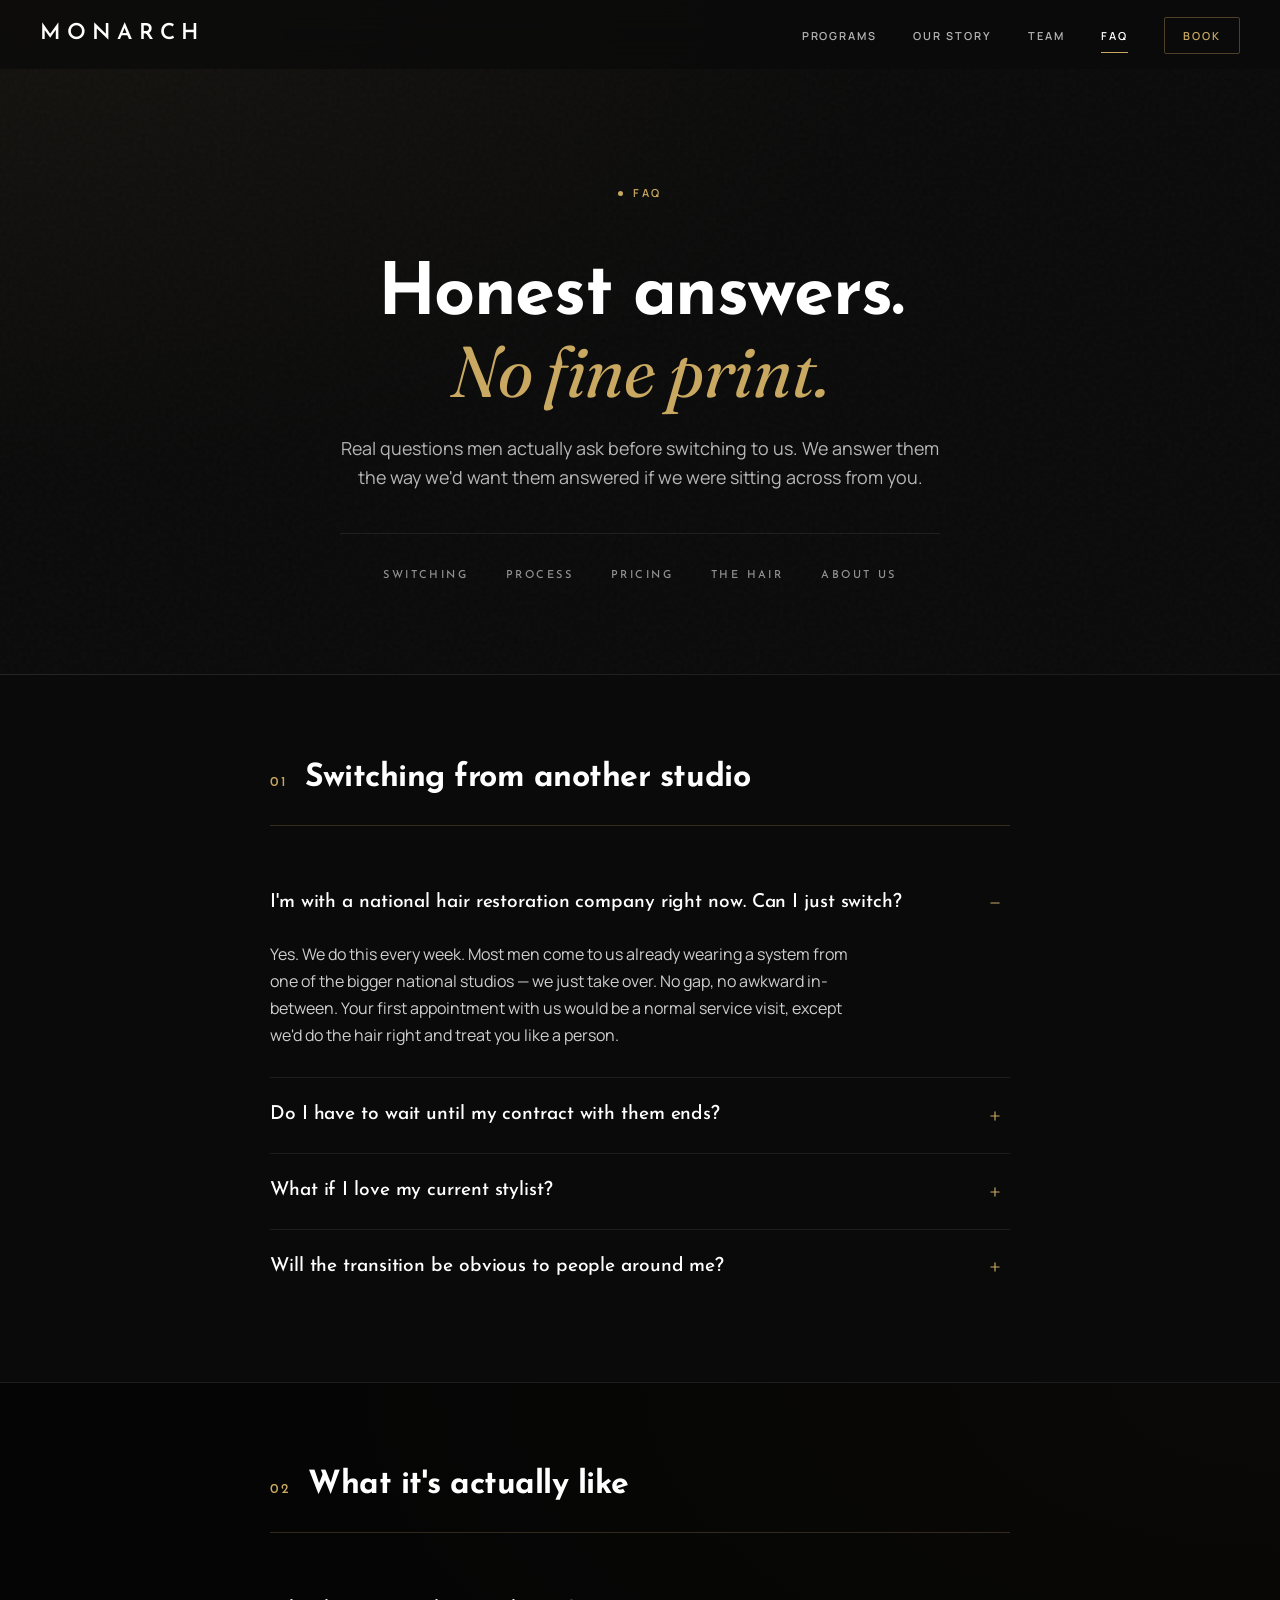
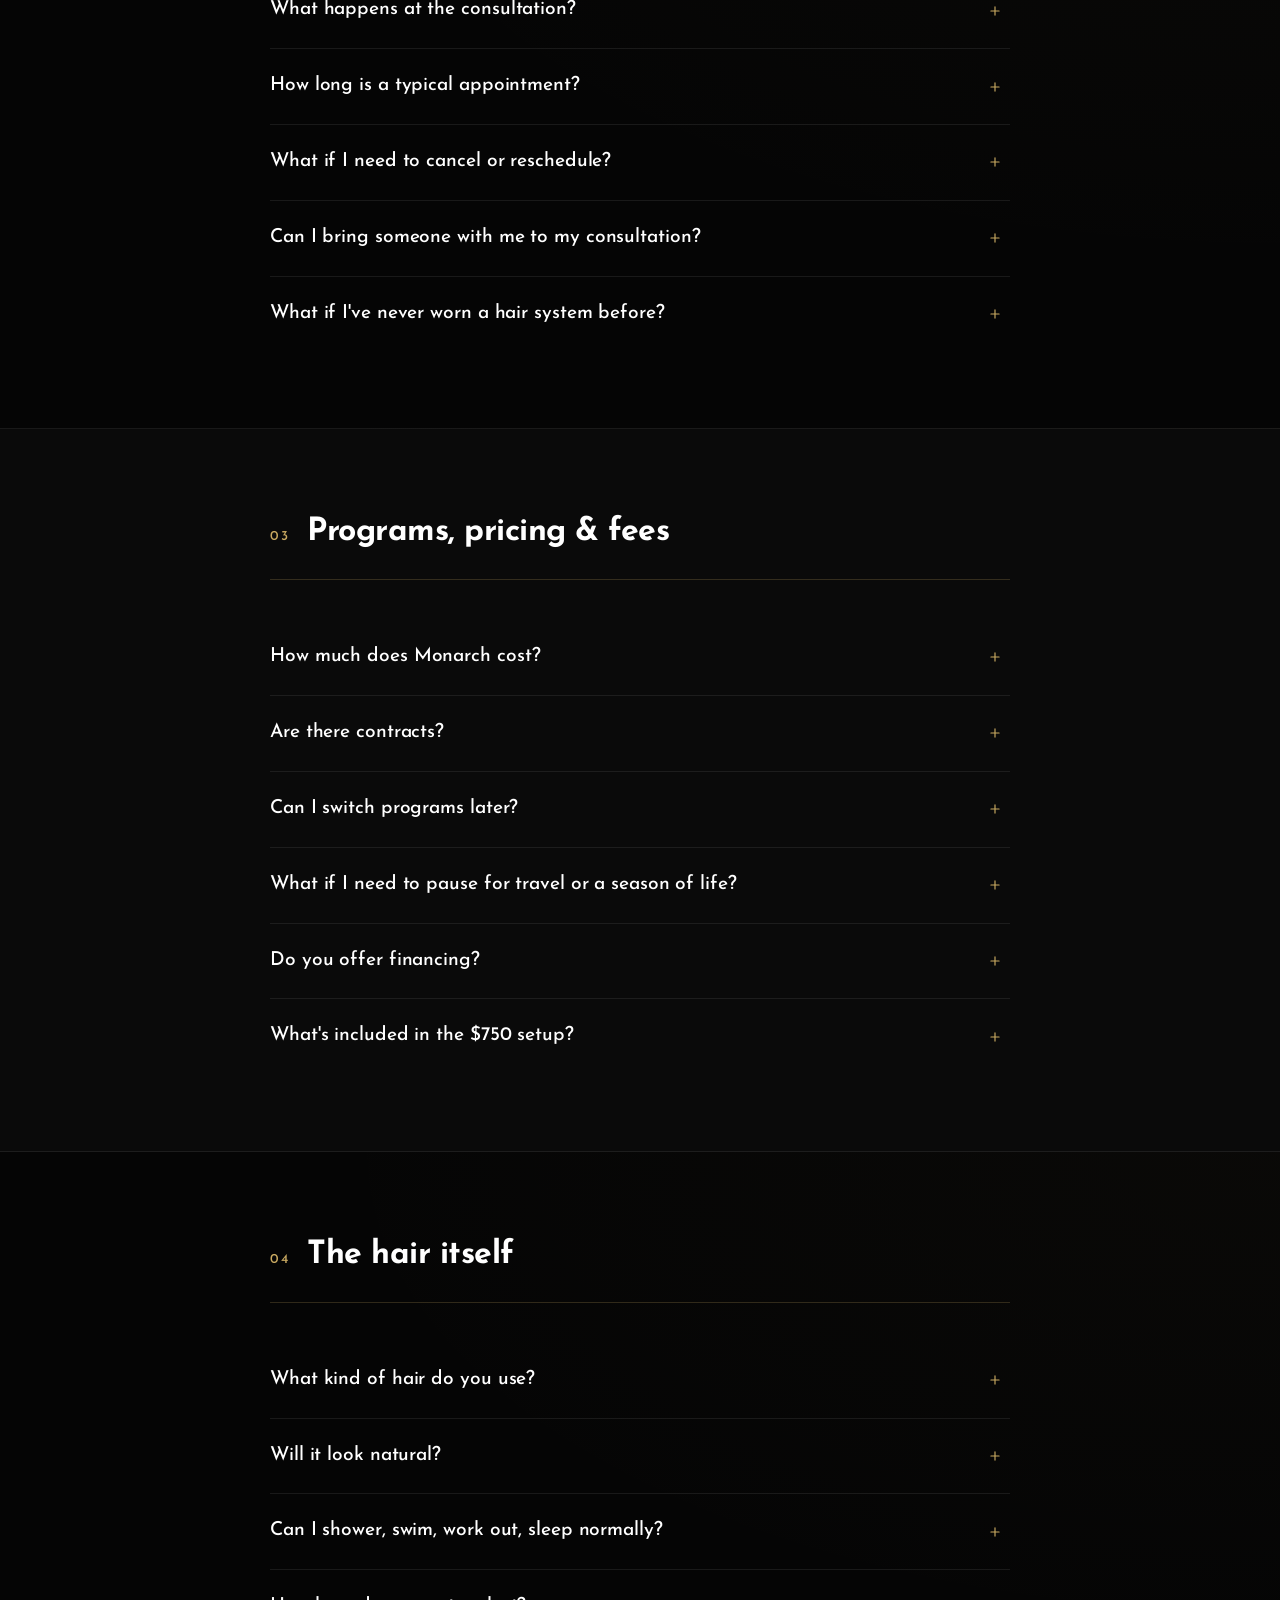
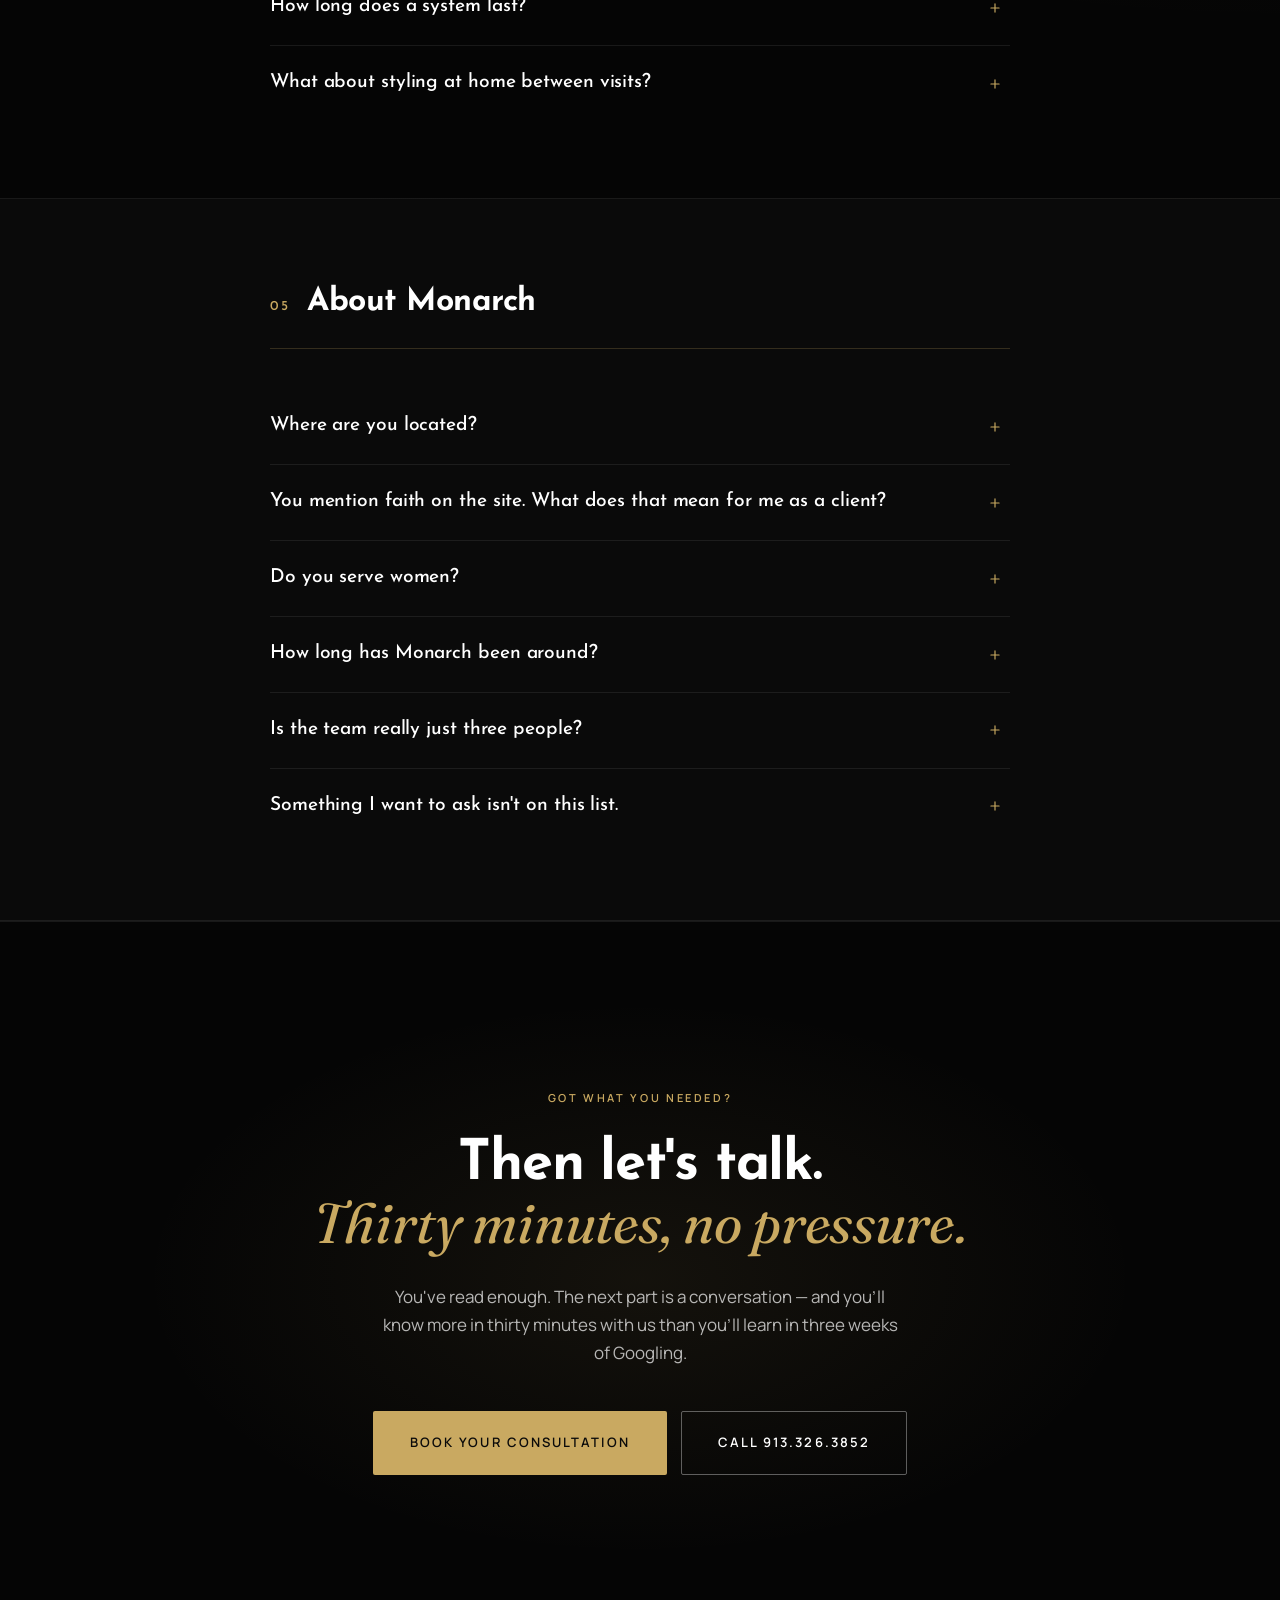
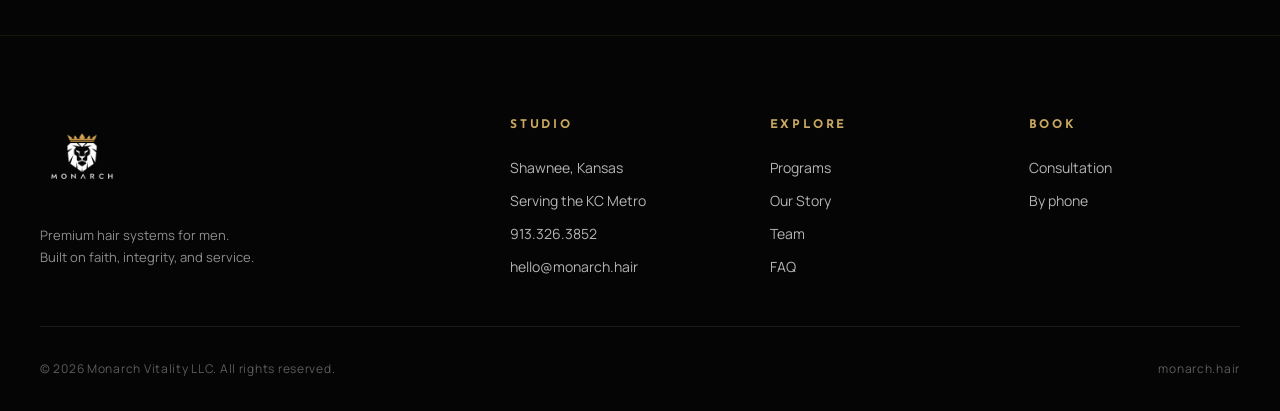
<file: faq.html>
<!DOCTYPE html>
<html lang="en">
<head>
    <meta charset="UTF-8">
    <meta name="viewport" content="width=device-width, initial-scale=1.0">
    <title>FAQ — Monarch</title>
    <meta name="description" content="Honest answers to the questions men actually ask before switching to Monarch. Pricing, process, contracts, the hair itself — direct answers, no marketing-speak.">
    <meta name="theme-color" content="#0A0A0A">

    <meta property="og:title" content="Monarch FAQ — Honest Answers">
    <meta property="og:description" content="Direct answers to the questions men actually ask. No marketing-speak.">
    <meta property="og:type" content="website">
    <meta property="og:image" content="/images/logos/monarch-logo-white-gold-on-black.png">

    <link rel="icon" type="image/png" href="images/logos/monarch-mark-black-gold.png">

    <link rel="preconnect" href="https://fonts.googleapis.com">
    <link rel="preconnect" href="https://fonts.gstatic.com" crossorigin>
    <link href="https://fonts.googleapis.com/css2?family=Josefin+Sans:wght@300;400;500;600;700&family=Manrope:wght@300;400;500;600;700&family=Fraunces:ital,wght@1,300;1,400;1,500&display=swap" rel="stylesheet">

    <link rel="stylesheet" href="css/styles.css">
    <script>document.documentElement.classList.add('js');</script>
</head>
<body>

<!-- ============ NAV ============ -->
<nav class="nav" id="nav">
    <div class="nav__inner">
        <a href="index.html" class="nav__logo" aria-label="Monarch home">
            <span class="nav__logo-text">MONARCH</span>
        </a>
        <button class="nav__toggle" id="navToggle" aria-label="Open menu" aria-expanded="false">
            <span></span><span></span><span></span>
        </button>
        <ul class="nav__links" id="navLinks">
            <li><a href="programs.html">Programs</a></li>
            <li><a href="story.html">Our Story</a></li>
            <li><a href="team.html">Team</a></li>
            <li><a href="faq.html" class="is-active">FAQ</a></li>
            <li><a href="book.html" class="nav__cta">Book</a></li>
        </ul>
    </div>
</nav>

<!-- ============ PAGE HERO ============ -->
<section class="page-hero faq-hero">
    <div class="page-hero__grain"></div>
    <div class="container container--narrow">
        <div class="eyebrow">
            <span class="eyebrow__dot"></span>
            FAQ
        </div>
        <h1 class="faq-hero__headline">
            Honest answers.<br>
            <span class="serif-italic gold">No fine print.</span>
        </h1>
        <p class="faq-hero__sub">
            Real questions men actually ask before switching to us. We answer them the way we'd want them answered if we were sitting across from you.
        </p>
        <div class="faq-hero__nav">
            <a href="#switching">Switching</a>
            <a href="#process">Process</a>
            <a href="#pricing">Pricing</a>
            <a href="#hair">The hair</a>
            <a href="#monarch">About us</a>
        </div>
    </div>
</section>

<!-- ============ SWITCHING ============ -->
<section class="section faq-section" id="switching">
    <div class="container container--narrow">
        <div class="faq-group">
            <div class="faq-group__head">
                <div class="faq-group__num">01</div>
                <h2 class="faq-group__title">Switching from another studio</h2>
            </div>

            <details class="faq-item" open>
                <summary>I'm with a national hair restoration company right now. Can I just switch?</summary>
                <div class="faq-item__answer">
                    <p>Yes. We do this every week. Most men come to us already wearing a system from one of the bigger national studios &mdash; we just take over. No gap, no awkward in-between. Your first appointment with us would be a normal service visit, except we'd do the hair right and treat you like a person.</p>
                </div>
            </details>

            <details class="faq-item">
                <summary>Do I have to wait until my contract with them ends?</summary>
                <div class="faq-item__answer">
                    <p>No. You can come to us whenever you're ready. What you do with your existing contract is between you and them &mdash; many men just stop showing up and let it lapse. We don't need anything formal on your end. You sit in our chair, we take care of you.</p>
                </div>
            </details>

            <details class="faq-item">
                <summary>What if I love my current stylist?</summary>
                <div class="faq-item__answer">
                    <p>We get it. Tina has worked alongside great stylists across the industry &mdash; many of them got pushed out for the same reasons we left. If your stylist is part of why you're staying, that's a real reason. But if you're staying because you don't want to start over with someone new, give Tina a thirty-minute consultation. We're not asking you to make a decision today.</p>
                </div>
            </details>

            <details class="faq-item">
                <summary>Will the transition be obvious to people around me?</summary>
                <div class="faq-item__answer">
                    <p>No. Tina's a national award-winning stylist with 25+ years specifically in restoration. She'll match what you have now or improve on it &mdash; nobody around you should notice anything except that you might look better. Discretion is the entire point of this work, and it's one of the things we never compromise on.</p>
                </div>
            </details>
        </div>
    </div>
</section>

<!-- ============ PROCESS ============ -->
<section class="section faq-section faq-section--alt" id="process">
    <div class="container container--narrow">
        <div class="faq-group">
            <div class="faq-group__head">
                <div class="faq-group__num">02</div>
                <h2 class="faq-group__title">What it's actually like</h2>
            </div>

            <details class="faq-item">
                <summary>What happens at the consultation?</summary>
                <div class="faq-item__answer">
                    <p>Thirty minutes. By phone or in person, your call. Justin or Tina walks through your situation, answers anything you want to ask, and recommends the program that fits. There's no sales pitch and no obligation. If we're not the right fit, we'll say so.</p>
                </div>
            </details>

            <details class="faq-item">
                <summary>How long is a typical appointment?</summary>
                <div class="faq-item__answer">
                    <p>Plan on 90 minutes to 2 hours, depending on your service. Cleaning, custom cut, blend, style. We don't rush. We also don't make you wait in a lobby &mdash; if you're scheduled, your chair is ready.</p>
                </div>
            </details>

            <details class="faq-item">
                <summary>What if I need to cancel or reschedule?</summary>
                <div class="faq-item__answer">
                    <p>Just let us know. We're a small studio, so we appreciate notice when possible &mdash; but life happens, and we'll work with you. No fees, no penalties, no warning letters. We're trying to build a relationship, not extract a cancellation fee.</p>
                </div>
            </details>

            <details class="faq-item">
                <summary>Can I bring someone with me to my consultation?</summary>
                <div class="faq-item__answer">
                    <p>Of course. Many men bring their wife, partner, or a close friend &mdash; especially the first time. The consultation is yours. Bring whoever helps you make a good decision.</p>
                </div>
            </details>

            <details class="faq-item">
                <summary>What if I've never worn a hair system before?</summary>
                <div class="faq-item__answer">
                    <p>Then your consultation is even more important. Justin's been a client for over twenty years &mdash; he can walk you through what wearing a system actually means, how it feels, what daily life looks like, and whether it's the right call for you. There's no judgment and no pressure.</p>
                </div>
            </details>
        </div>
    </div>
</section>

<!-- ============ PRICING ============ -->
<section class="section faq-section" id="pricing">
    <div class="container container--narrow">
        <div class="faq-group">
            <div class="faq-group__head">
                <div class="faq-group__num">03</div>
                <h2 class="faq-group__title">Programs, pricing &amp; fees</h2>
            </div>

            <details class="faq-item">
                <summary>How much does Monarch cost?</summary>
                <div class="faq-item__answer">
                    <p>Programs run from $350 to $675 per month, depending on how often you want service visits. There's a one-time $750 setup fee for your first system, consultation, and styling. That's it. No hidden charges, no add-on packages, no surprise invoices. <a href="programs.html" class="link-arrow">See all programs</a></p>
                </div>
            </details>

            <details class="faq-item">
                <summary>Are there contracts?</summary>
                <div class="faq-item__answer">
                    <p>No. Month-to-month, always. If we stop being the right fit, you stop. We'd rather earn your next month than trap you in this one.</p>
                </div>
            </details>

            <details class="faq-item">
                <summary>Can I switch programs later?</summary>
                <div class="faq-item__answer">
                    <p>Yes, anytime. Life changes. Your visit cadence can change with it. No re-enrollment, no penalty, no paperwork.</p>
                </div>
            </details>

            <details class="faq-item">
                <summary>What if I need to pause for travel or a season of life?</summary>
                <div class="faq-item__answer">
                    <p>Talk to us before, and we'll work it out. We're not going to charge you for months you won't use. We're trying to run a business, not squeeze a subscription.</p>
                </div>
            </details>

            <details class="faq-item">
                <summary>Do you offer financing?</summary>
                <div class="faq-item__answer">
                    <p>Not at the moment. We've kept the entry simple on purpose &mdash; the $750 setup is the only larger payment, and the monthly programs are designed to fit comfortably alongside the other things in a man's budget. If financing is a real issue for you, raise it at the consultation. We'll be honest about what we can and can't do.</p>
                </div>
            </details>

            <details class="faq-item">
                <summary>What's included in the $750 setup?</summary>
                <div class="faq-item__answer">
                    <p>Your first custom-fit hair system, your initial consultation, your first full styling, and the basic home-care you need to keep things looking right between visits. No upsells. No "you'll also need&hellip;"</p>
                </div>
            </details>
        </div>
    </div>
</section>

<!-- ============ THE HAIR ============ -->
<section class="section faq-section faq-section--alt" id="hair">
    <div class="container container--narrow">
        <div class="faq-group">
            <div class="faq-group__head">
                <div class="faq-group__num">04</div>
                <h2 class="faq-group__title">The hair itself</h2>
            </div>

            <details class="faq-item">
                <summary>What kind of hair do you use?</summary>
                <div class="faq-item__answer">
                    <p>Premium-grade human hair, custom-fitted to your scalp, color-matched to what's left of your own hair. Same hair quality across every program &mdash; you don't pay more for better hair, you pay more for more frequent service.</p>
                </div>
            </details>

            <details class="faq-item">
                <summary>Will it look natural?</summary>
                <div class="faq-item__answer">
                    <p>Yes. That's the whole point. Tina's reputation is built on natural-looking results &mdash; the kind where strangers don't notice anything except that you look like a sharper version of yourself. If a system doesn't look right when she's done, she doesn't let you walk out.</p>
                </div>
            </details>

            <details class="faq-item">
                <summary>Can I shower, swim, work out, sleep normally?</summary>
                <div class="faq-item__answer">
                    <p>Yes to all of it. Modern systems are built for real life. We'll walk you through care and what to expect during your consultation &mdash; but the short version is: you live your life, we handle the maintenance.</p>
                </div>
            </details>

            <details class="faq-item">
                <summary>How long does a system last?</summary>
                <div class="faq-item__answer">
                    <p>Depends on your program and how hard you live in it. Each program includes a set number of new systems per year, and we cycle them on a schedule. You're never wearing something past its prime.</p>
                </div>
            </details>

            <details class="faq-item">
                <summary>What about styling at home between visits?</summary>
                <div class="faq-item__answer">
                    <p>You can absolutely style it yourself. Tina will teach you how, recommend the right products (we don't push our own brand &mdash; we'll tell you what works), and we're available between visits if anything's off.</p>
                </div>
            </details>
        </div>
    </div>
</section>

<!-- ============ ABOUT US ============ -->
<section class="section faq-section" id="monarch">
    <div class="container container--narrow">
        <div class="faq-group">
            <div class="faq-group__head">
                <div class="faq-group__num">05</div>
                <h2 class="faq-group__title">About Monarch</h2>
            </div>

            <details class="faq-item">
                <summary>Where are you located?</summary>
                <div class="faq-item__answer">
                    <p>Shawnee, Kansas. We serve men across the entire KC Metro &mdash; Overland Park, Olathe, Lenexa, Leawood, Lee's Summit, Kansas City proper, and everywhere between. Most clients drive in once a month or less, depending on their program.</p>
                </div>
            </details>

            <details class="faq-item">
                <summary>You mention faith on the site. What does that mean for me as a client?</summary>
                <div class="faq-item__answer">
                    <p>It means we run the business with reverence &mdash; for the work, for our clients, for the team. Practically, it shapes how we treat you, how we price, how we communicate, and what shortcuts we refuse to take. You won't get a sermon when you sit in our chair. You won't get a verse on your invoice. You'll get the lived expression of a team trying to do good work because we believe it matters.</p>
                </div>
            </details>

            <details class="faq-item">
                <summary>Do you serve women?</summary>
                <div class="faq-item__answer">
                    <p>No. Monarch is built specifically for men. Women's hair restoration is a different specialty with different needs, and we'd rather do one thing exceptionally than two things adequately. We can refer you to studios who serve women if that's what you're looking for.</p>
                </div>
            </details>

            <details class="faq-item">
                <summary>How long has Monarch been around?</summary>
                <div class="faq-item__answer">
                    <p>The studio has been quietly operating for the past two years &mdash; we treated that period as a long soft launch while we built the team, refined the experience, and waited for the right moment to go public. We're new to most people, but the work isn't new. Justin and Tina between them have over forty years of experience in this industry.</p>
                </div>
            </details>

            <details class="faq-item">
                <summary>Is the team really just three people?</summary>
                <div class="faq-item__answer">
                    <p>Yes &mdash; on purpose. Justin, Tina, and Skyler. Small enough that you'll always know who's handling your situation. We have no plans to grow into a chain. We're trying to be the best at this in Kansas City, not the biggest. <a href="team.html" class="link-arrow">Meet the team</a></p>
                </div>
            </details>

            <details class="faq-item">
                <summary>Something I want to ask isn't on this list.</summary>
                <div class="faq-item__answer">
                    <p>Then ask us. Email <a href="mailto:hello@monarch.hair">hello@monarch.hair</a>, call <a href="tel:9133263852">913.326.3852</a>, or <a href="book.html">book a consultation</a> and we'll cover it then. There's no question we'd rather you not ask.</p>
                </div>
            </details>
        </div>
    </div>
</section>

<!-- ============ FINAL CTA ============ -->
<section class="section cta-final">
    <div class="container container--narrow">
        <div class="cta-final__inner">
            <div class="eyebrow">Got what you needed?</div>
            <h2 class="cta-final__headline">
                Then let's talk.<br>
                <span class="serif-italic gold">Thirty minutes, no pressure.</span>
            </h2>
            <p class="cta-final__sub">
                You've read enough. The next part is a conversation &mdash; and you'll know more in thirty minutes with us than you'll learn in three weeks of Googling.
            </p>
            <div class="cta-final__buttons">
                <a href="book.html" class="btn btn--gold btn--lg">Book your consultation</a>
                <a href="tel:9133263852" class="btn btn--ghost btn--lg">Call 913.326.3852</a>
            </div>
        </div>
    </div>
</section>

<!-- ============ FOOTER ============ -->
<footer class="footer">
    <div class="container">
        <div class="footer__top">
            <div class="footer__brand">
                <img src="images/logos/monarch-logo-white-gold-on-black.png" alt="Monarch" class="footer__logo">
                <p class="footer__tagline">
                    Premium hair systems for men.<br>
                    Built on faith, integrity, and service.
                </p>
            </div>
            <div class="footer__col">
                <h4>Studio</h4>
                <ul>
                    <li>Shawnee, Kansas</li>
                    <li>Serving the KC Metro</li>
                    <li><a href="tel:9133263852">913.326.3852</a></li>
                    <li><a href="mailto:hello@monarch.hair">hello@monarch.hair</a></li>
                </ul>
            </div>
            <div class="footer__col">
                <h4>Explore</h4>
                <ul>
                    <li><a href="programs.html">Programs</a></li>
                    <li><a href="story.html">Our Story</a></li>
                    <li><a href="team.html">Team</a></li>
                    <li><a href="faq.html">FAQ</a></li>
                </ul>
            </div>
            <div class="footer__col">
                <h4>Book</h4>
                <ul>
                    <li><a href="book.html">Consultation</a></li>
                    <li><a href="tel:9133263852">By phone</a></li>
                </ul>
            </div>
        </div>
        <div class="footer__bottom">
            <div>&copy; 2026 Monarch Vitality LLC. All rights reserved.</div>
            <div>monarch.hair</div>
        </div>
    </div>
</footer>

<script src="js/main.js"></script>
</body>
</html>
</file>
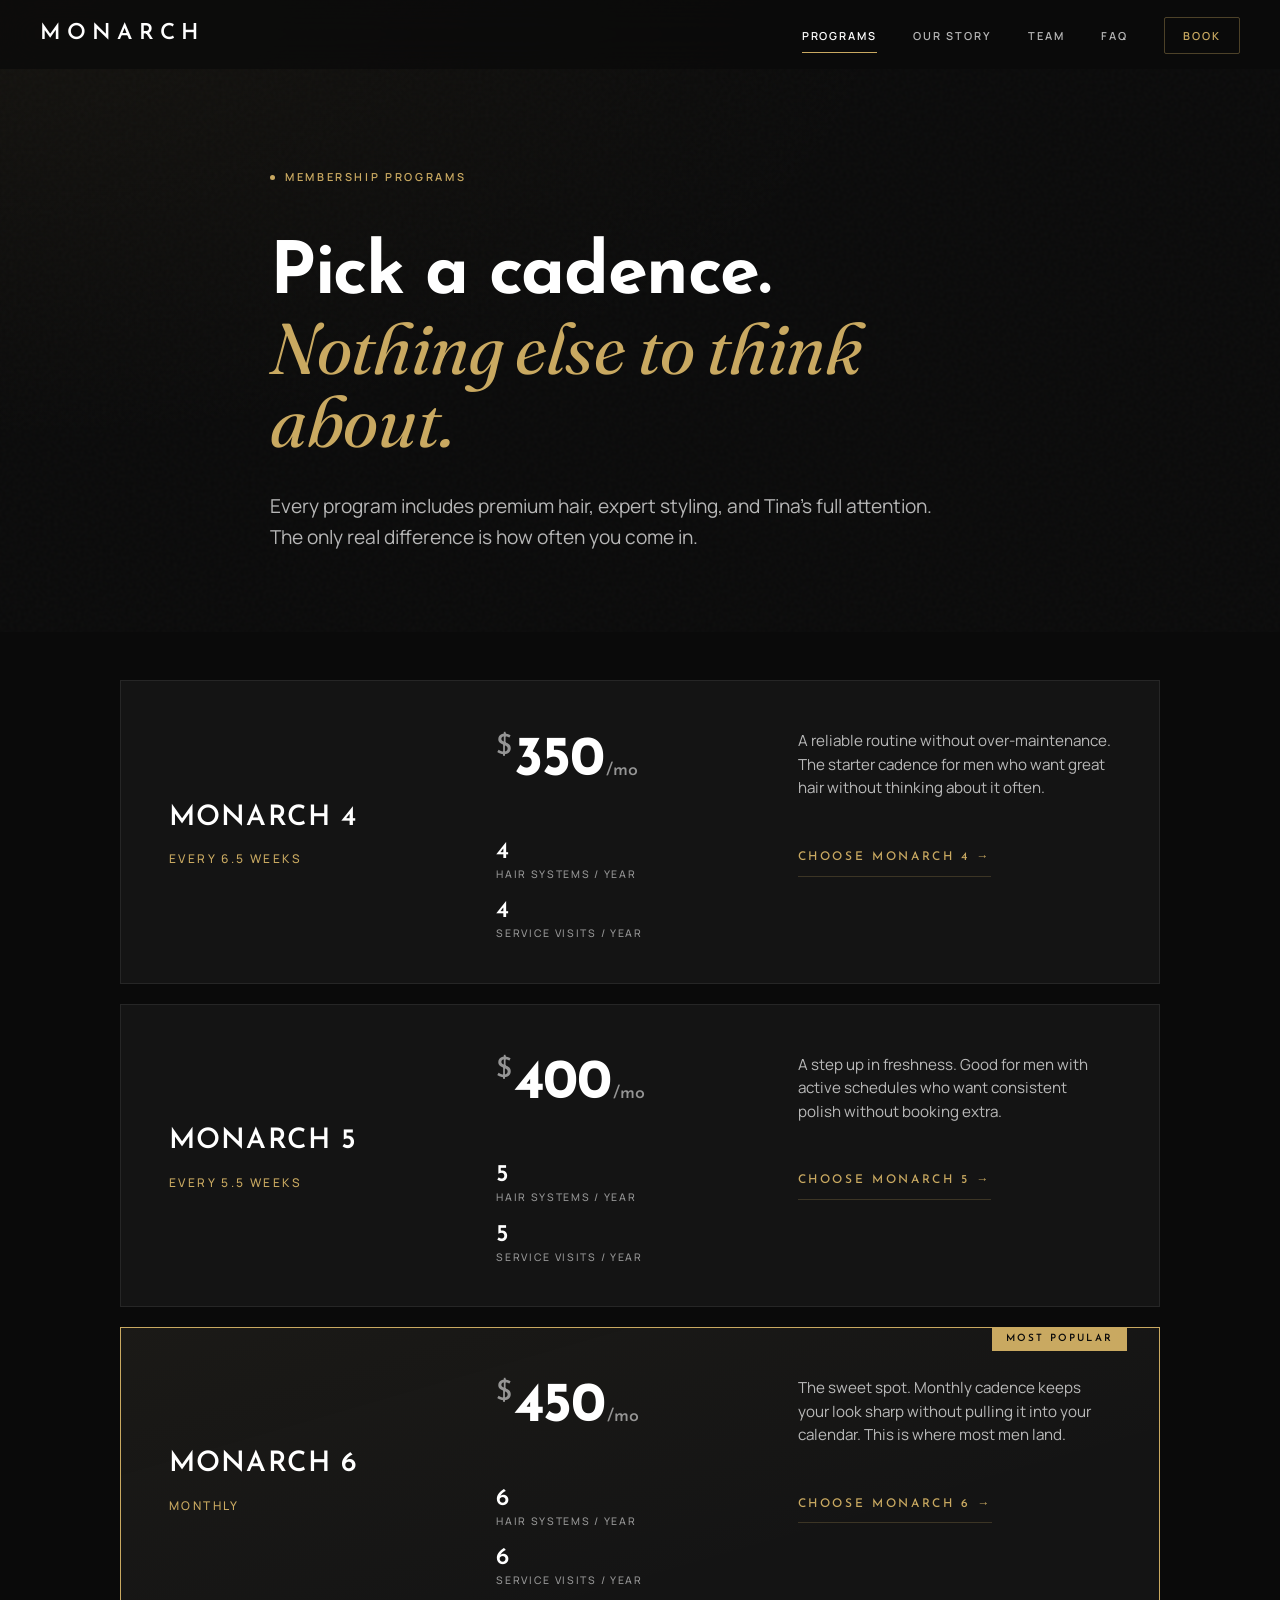
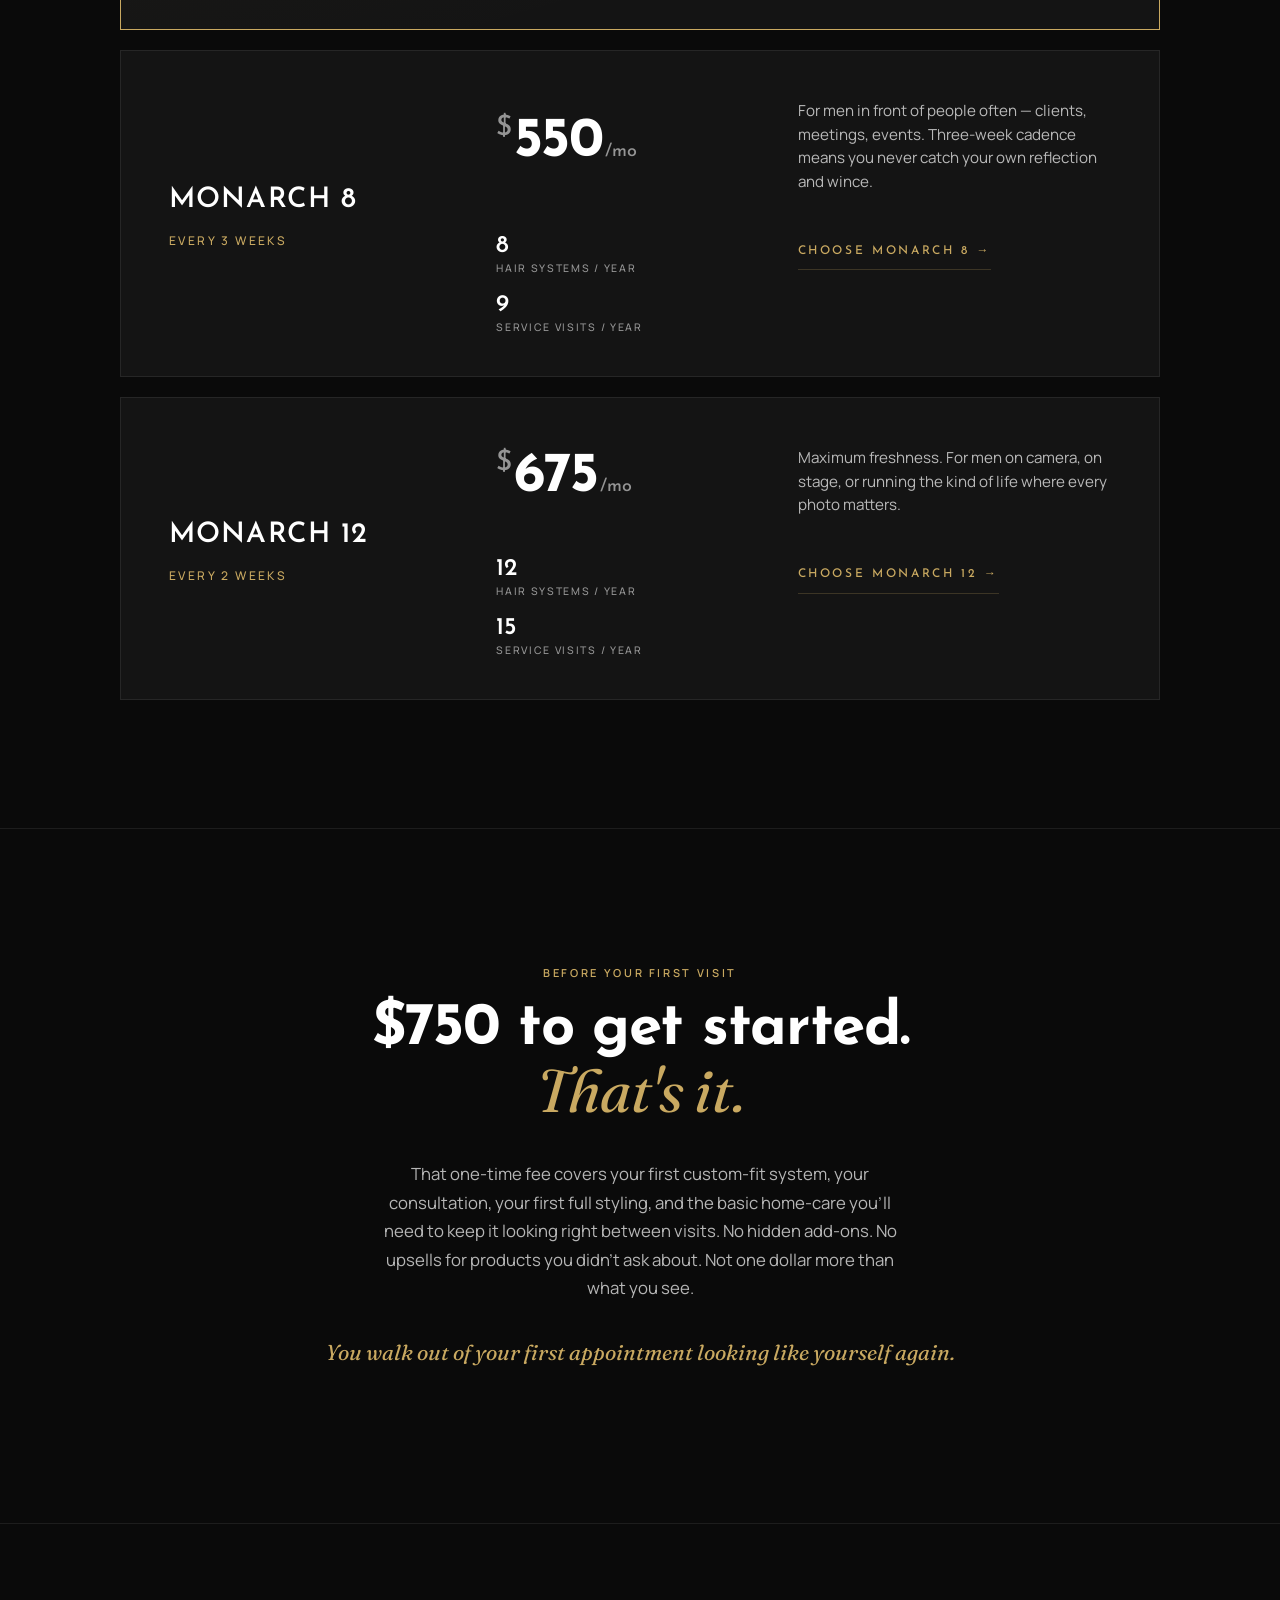
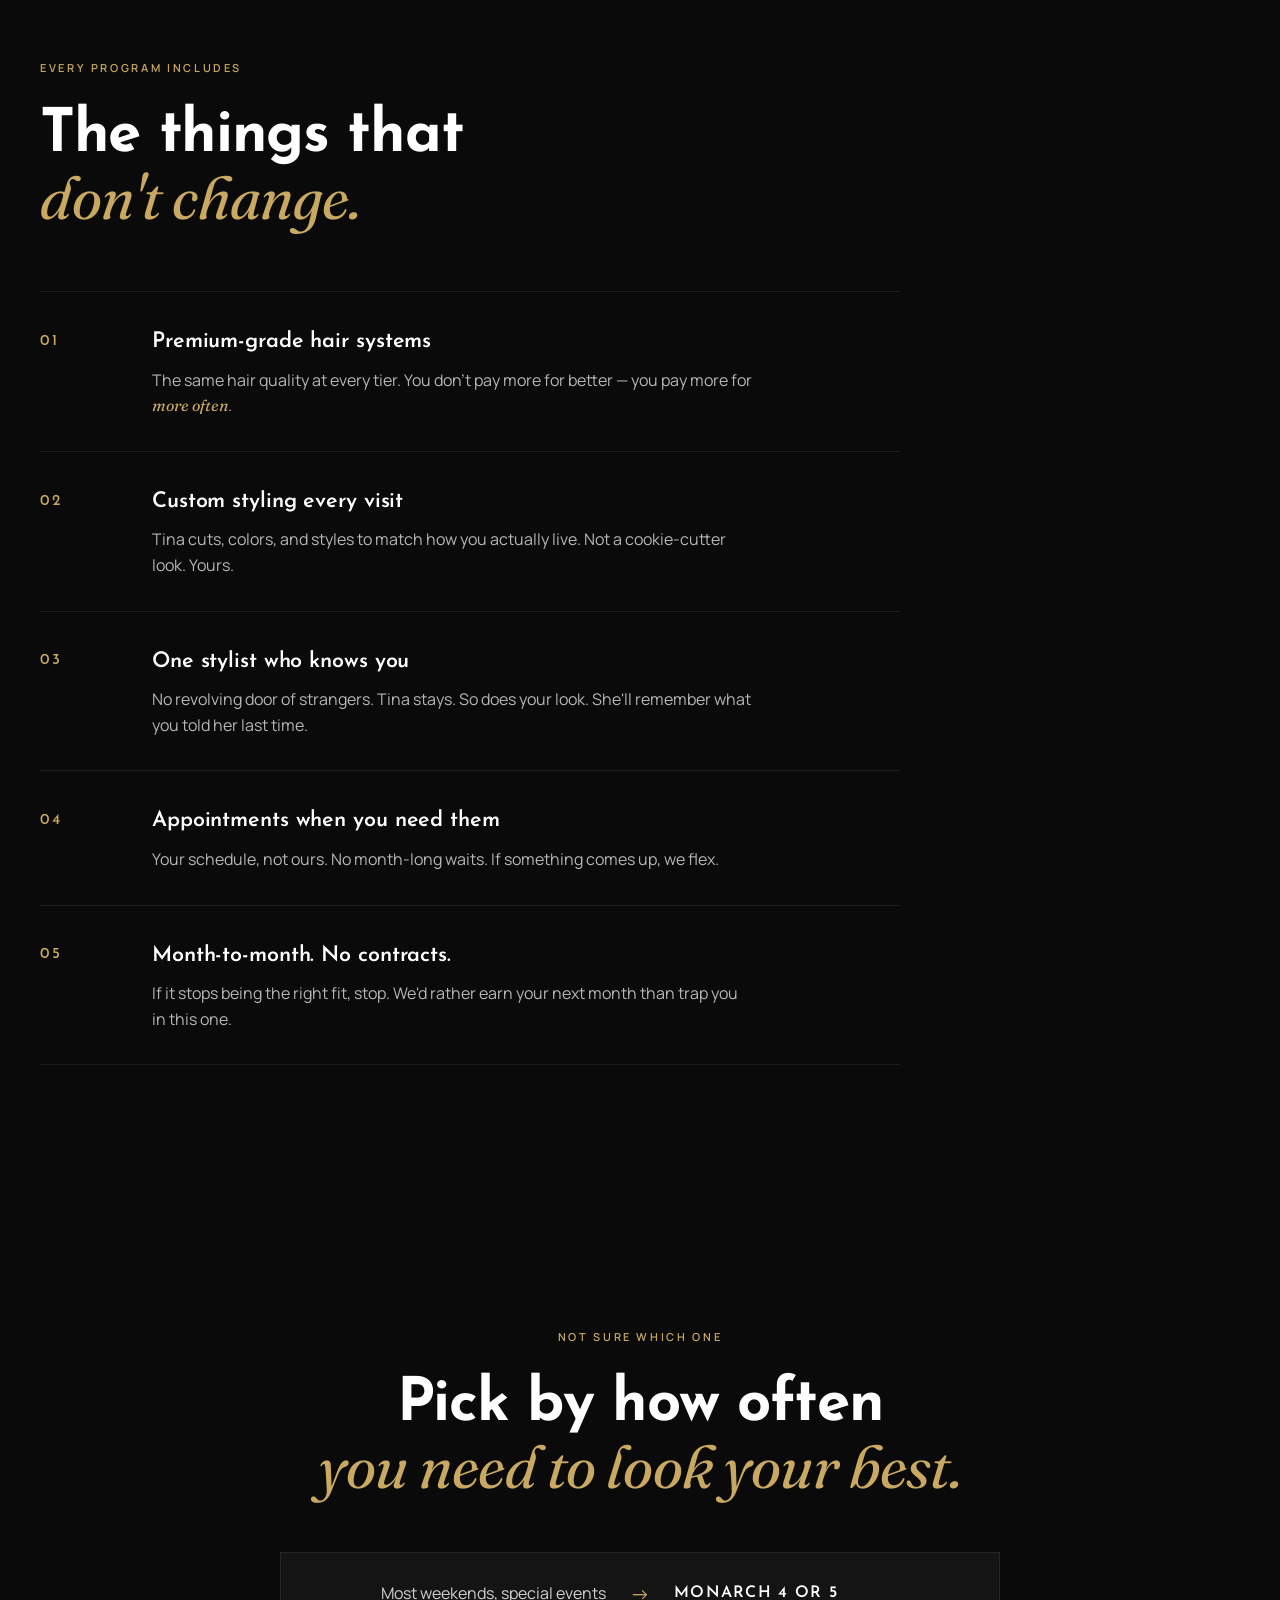
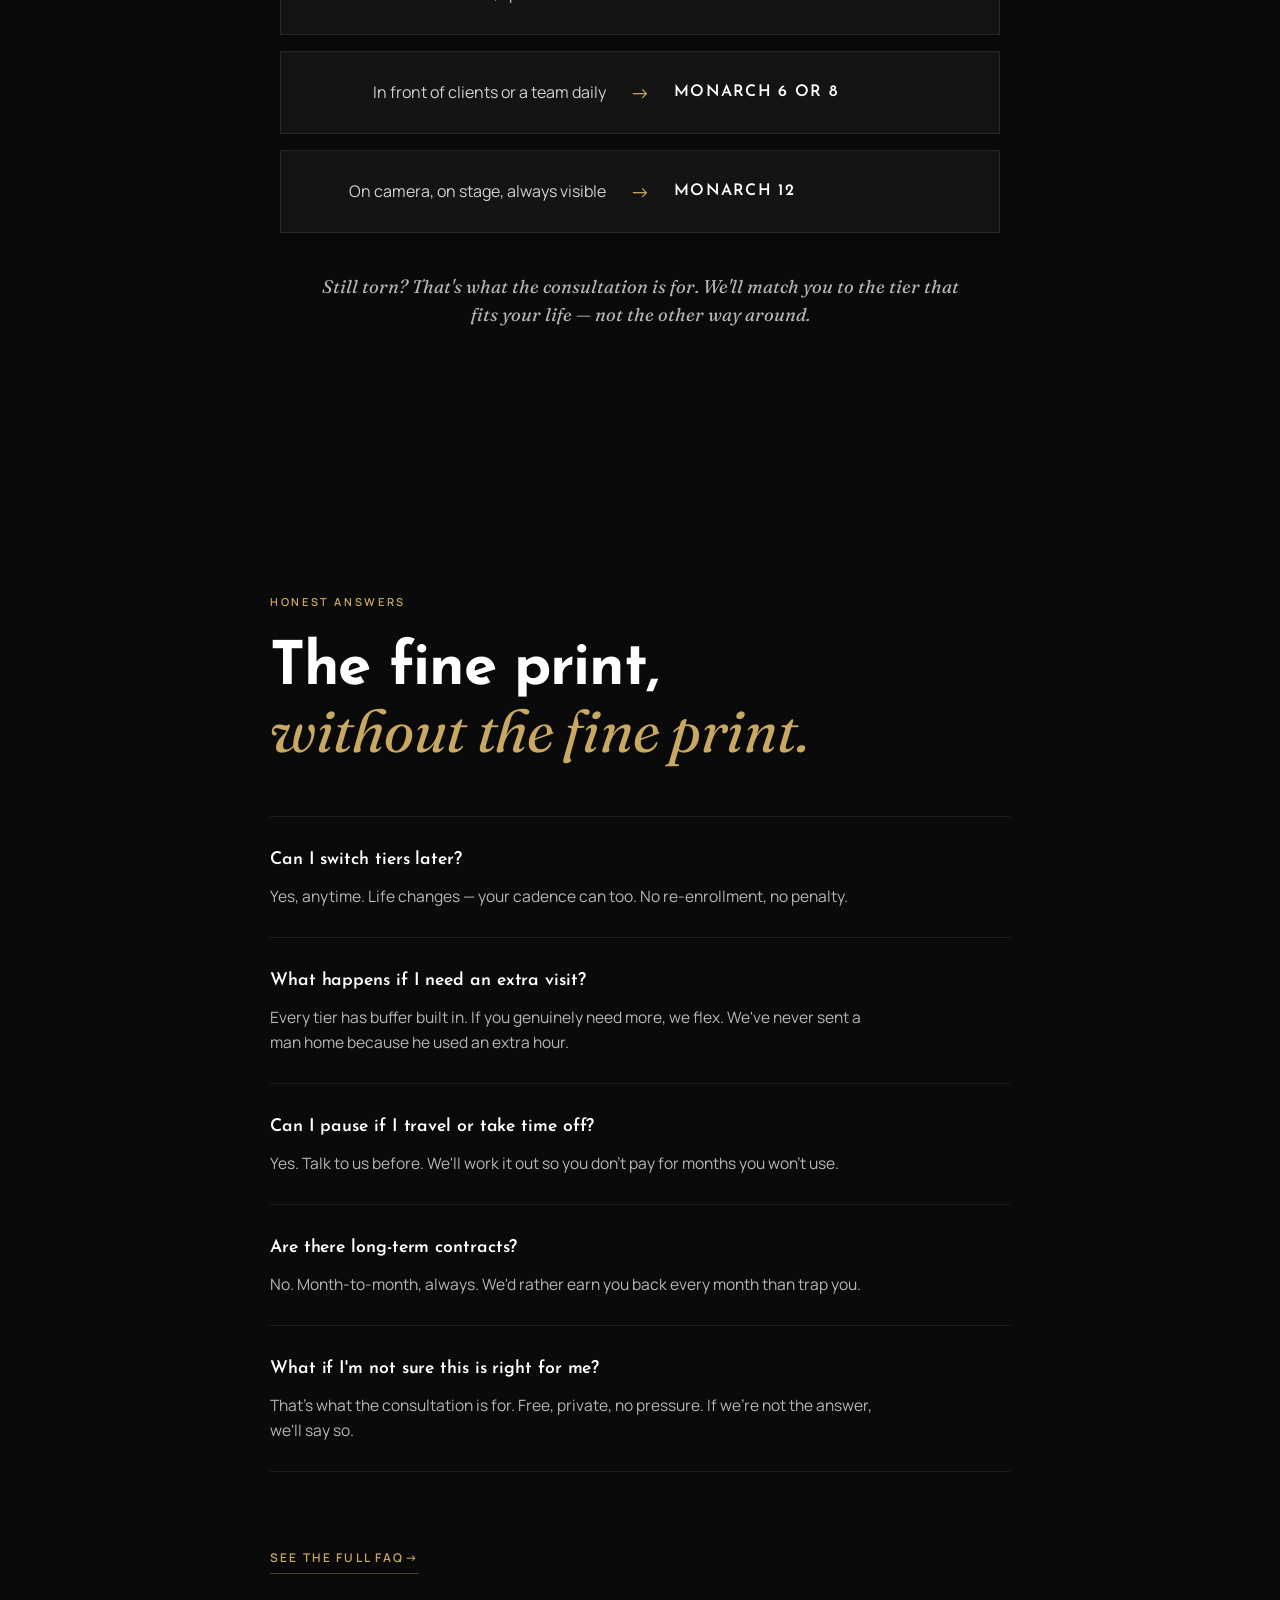
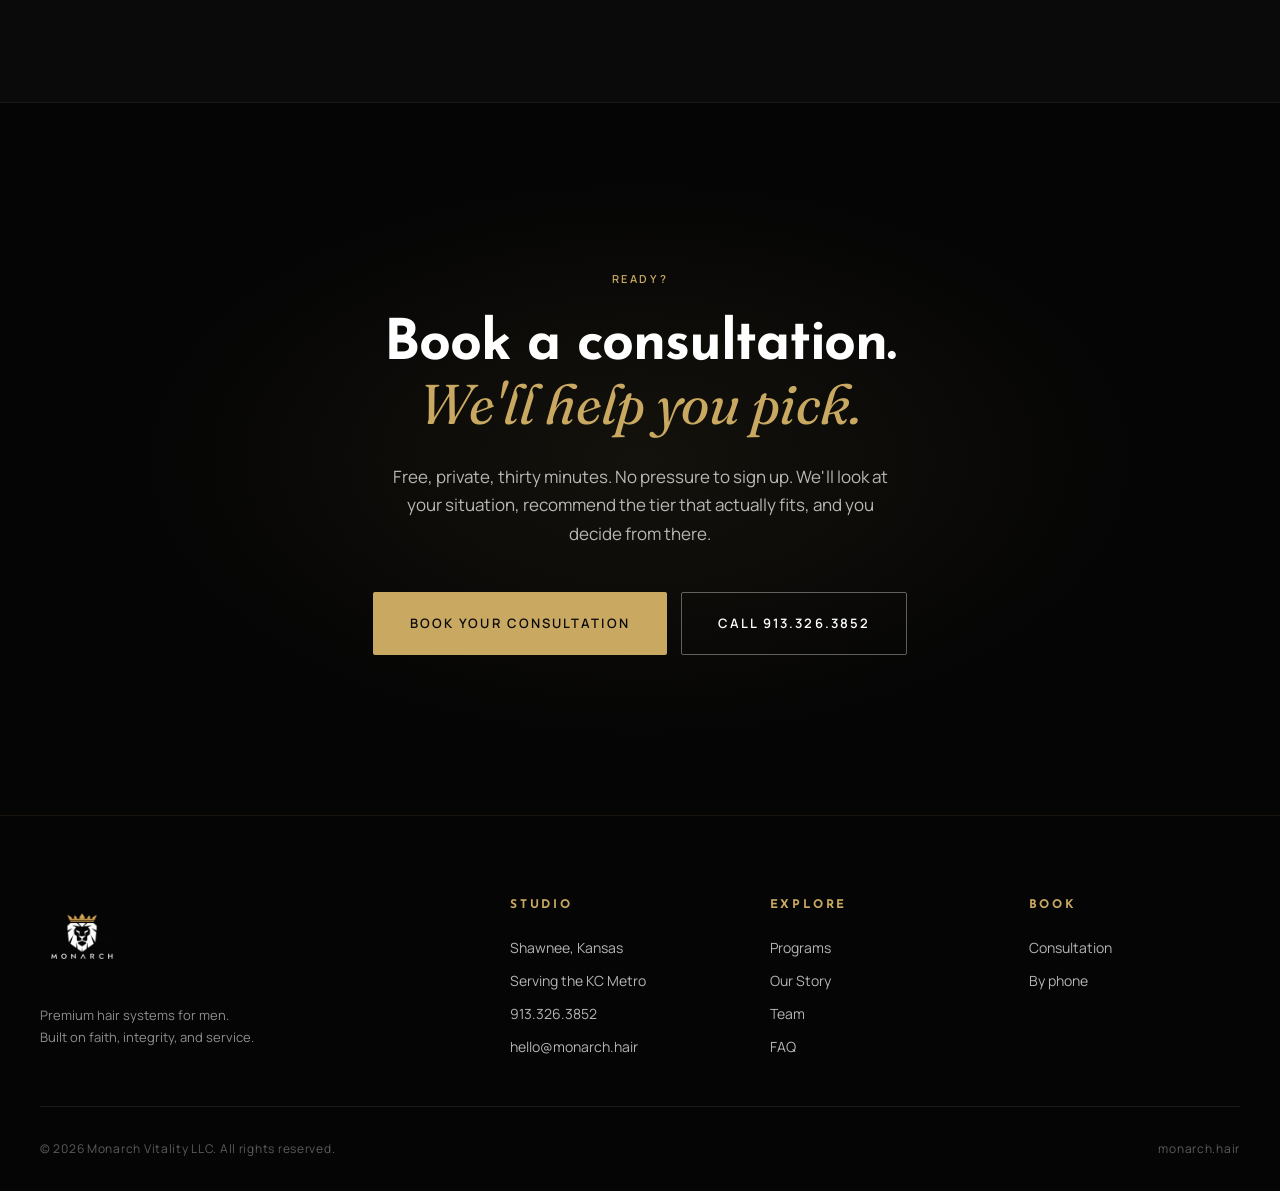
<file: programs.html>
<!DOCTYPE html>
<html lang="en">
<head>
    <meta charset="UTF-8">
    <meta name="viewport" content="width=device-width, initial-scale=1.0">
    <title>Programs &amp; Pricing — Monarch</title>
    <meta name="description" content="Monarch membership programs. Pick a cadence. Nothing else to think about. Transparent pricing, no contracts, built for men in Shawnee, KS and the KC Metro.">
    <meta name="theme-color" content="#0A0A0A">

    <meta property="og:title" content="Monarch — Programs &amp; Pricing">
    <meta property="og:description" content="Five programs. Transparent pricing. No contracts. Pick a cadence.">
    <meta property="og:type" content="website">
    <meta property="og:image" content="/images/logos/monarch-logo-white-gold-on-black.png">

    <link rel="icon" type="image/png" href="images/logos/monarch-mark-black-gold.png">

    <link rel="preconnect" href="https://fonts.googleapis.com">
    <link rel="preconnect" href="https://fonts.gstatic.com" crossorigin>
    <link href="https://fonts.googleapis.com/css2?family=Josefin+Sans:wght@300;400;500;600;700&family=Manrope:wght@300;400;500;600;700&family=Fraunces:ital,wght@1,300;1,400;1,500&display=swap" rel="stylesheet">

    <link rel="stylesheet" href="css/styles.css">
    <script>document.documentElement.classList.add('js');</script>
</head>
<body>

<!-- ============ NAV ============ -->
<nav class="nav" id="nav">
    <div class="nav__inner">
        <a href="index.html" class="nav__logo" aria-label="Monarch home">
            <span class="nav__logo-text">MONARCH</span>
        </a>
        <button class="nav__toggle" id="navToggle" aria-label="Open menu" aria-expanded="false">
            <span></span><span></span><span></span>
        </button>
        <ul class="nav__links" id="navLinks">
            <li><a href="programs.html" class="is-active">Programs</a></li>
            <li><a href="story.html">Our Story</a></li>
            <li><a href="team.html">Team</a></li>
            <li><a href="faq.html">FAQ</a></li>
            <li><a href="book.html" class="nav__cta">Book</a></li>
        </ul>
    </div>
</nav>

<!-- ============ PAGE HERO ============ -->
<section class="page-hero">
    <div class="page-hero__grain"></div>
    <div class="container container--narrow">
        <div class="eyebrow">
            <span class="eyebrow__dot"></span>
            Membership programs
        </div>
        <h1 class="page-hero__headline">
            Pick a cadence.<br>
            <span class="serif-italic gold">Nothing else to think about.</span>
        </h1>
        <p class="page-hero__sub">
            Every program includes premium hair, expert styling, and Tina's full attention.
            The only real difference is how often you come in.
        </p>
    </div>
</section>

<!-- ============ PRICING TIERS ============ -->
<section class="section tiers">
    <div class="container">
        <div class="tiers__grid">

            <article class="tier">
                <div class="tier__head">
                    <div class="tier__name">Monarch 4</div>
                    <div class="tier__cadence">Every 6.5 weeks</div>
                </div>
                <div class="tier__price-block">
                    <div class="tier__price"><span class="tier__currency">$</span>350<span class="tier__per">/mo</span></div>
                </div>
                <div class="tier__stats">
                    <div class="tier__stat"><span class="tier__stat-num">4</span><span class="tier__stat-label">hair systems / year</span></div>
                    <div class="tier__stat"><span class="tier__stat-num">4</span><span class="tier__stat-label">service visits / year</span></div>
                </div>
                <p class="tier__desc">A reliable routine without over-maintenance. The starter cadence for men who want great hair without thinking about it often.</p>
                <a href="book.html?tier=monarch-4" class="tier__cta">Choose Monarch 4 &rarr;</a>
            </article>

            <article class="tier">
                <div class="tier__head">
                    <div class="tier__name">Monarch 5</div>
                    <div class="tier__cadence">Every 5.5 weeks</div>
                </div>
                <div class="tier__price-block">
                    <div class="tier__price"><span class="tier__currency">$</span>400<span class="tier__per">/mo</span></div>
                </div>
                <div class="tier__stats">
                    <div class="tier__stat"><span class="tier__stat-num">5</span><span class="tier__stat-label">hair systems / year</span></div>
                    <div class="tier__stat"><span class="tier__stat-num">5</span><span class="tier__stat-label">service visits / year</span></div>
                </div>
                <p class="tier__desc">A step up in freshness. Good for men with active schedules who want consistent polish without booking extra.</p>
                <a href="book.html?tier=monarch-5" class="tier__cta">Choose Monarch 5 &rarr;</a>
            </article>

            <article class="tier tier--featured">
                <div class="tier__badge">Most popular</div>
                <div class="tier__head">
                    <div class="tier__name">Monarch 6</div>
                    <div class="tier__cadence">Monthly</div>
                </div>
                <div class="tier__price-block">
                    <div class="tier__price"><span class="tier__currency">$</span>450<span class="tier__per">/mo</span></div>
                </div>
                <div class="tier__stats">
                    <div class="tier__stat"><span class="tier__stat-num">6</span><span class="tier__stat-label">hair systems / year</span></div>
                    <div class="tier__stat"><span class="tier__stat-num">6</span><span class="tier__stat-label">service visits / year</span></div>
                </div>
                <p class="tier__desc">The sweet spot. Monthly cadence keeps your look sharp without pulling it into your calendar. This is where most men land.</p>
                <a href="book.html?tier=monarch-6" class="tier__cta">Choose Monarch 6 &rarr;</a>
            </article>

            <article class="tier">
                <div class="tier__head">
                    <div class="tier__name">Monarch 8</div>
                    <div class="tier__cadence">Every 3 weeks</div>
                </div>
                <div class="tier__price-block">
                    <div class="tier__price"><span class="tier__currency">$</span>550<span class="tier__per">/mo</span></div>
                </div>
                <div class="tier__stats">
                    <div class="tier__stat"><span class="tier__stat-num">8</span><span class="tier__stat-label">hair systems / year</span></div>
                    <div class="tier__stat"><span class="tier__stat-num">9</span><span class="tier__stat-label">service visits / year</span></div>
                </div>
                <p class="tier__desc">For men in front of people often &mdash; clients, meetings, events. Three-week cadence means you never catch your own reflection and wince.</p>
                <a href="book.html?tier=monarch-8" class="tier__cta">Choose Monarch 8 &rarr;</a>
            </article>

            <article class="tier">
                <div class="tier__head">
                    <div class="tier__name">Monarch 12</div>
                    <div class="tier__cadence">Every 2 weeks</div>
                </div>
                <div class="tier__price-block">
                    <div class="tier__price"><span class="tier__currency">$</span>675<span class="tier__per">/mo</span></div>
                </div>
                <div class="tier__stats">
                    <div class="tier__stat"><span class="tier__stat-num">12</span><span class="tier__stat-label">hair systems / year</span></div>
                    <div class="tier__stat"><span class="tier__stat-num">15</span><span class="tier__stat-label">service visits / year</span></div>
                </div>
                <p class="tier__desc">Maximum freshness. For men on camera, on stage, or running the kind of life where every photo matters.</p>
                <a href="book.html?tier=monarch-12" class="tier__cta">Choose Monarch 12 &rarr;</a>
            </article>

        </div>
    </div>
</section>

<!-- ============ $750 SETUP ============ -->
<section class="section setup">
    <div class="container container--narrow">
        <div class="eyebrow">Before your first visit</div>
        <h2 class="section__headline">
            $750 to get started.<br>
            <span class="serif-italic gold">That's it.</span>
        </h2>
        <p class="setup__copy">
            That one-time fee covers your first custom-fit system, your consultation, your first full styling, and the basic home-care you'll need to keep it looking right between visits.
            No hidden add-ons. No upsells for products you didn't ask about. Not one dollar more than what you see.
        </p>
        <p class="setup__copy setup__copy--accent">
            You walk out of your first appointment looking like yourself again.
        </p>
    </div>
</section>

<!-- ============ ALWAYS INCLUDED ============ -->
<section class="section included">
    <div class="container">
        <div class="eyebrow">Every program includes</div>
        <h2 class="section__headline">
            The things that<br>
            <span class="serif-italic gold">don't change.</span>
        </h2>
        <ul class="included__list">
            <li class="included__item">
                <span class="included__mark" aria-hidden="true">01</span>
                <div>
                    <h3>Premium-grade hair systems</h3>
                    <p>The same hair quality at every tier. You don't pay more for better &mdash; you pay more for <em>more often</em>.</p>
                </div>
            </li>
            <li class="included__item">
                <span class="included__mark" aria-hidden="true">02</span>
                <div>
                    <h3>Custom styling every visit</h3>
                    <p>Tina cuts, colors, and styles to match how you actually live. Not a cookie-cutter look. Yours.</p>
                </div>
            </li>
            <li class="included__item">
                <span class="included__mark" aria-hidden="true">03</span>
                <div>
                    <h3>One stylist who knows you</h3>
                    <p>No revolving door of strangers. Tina stays. So does your look. She'll remember what you told her last time.</p>
                </div>
            </li>
            <li class="included__item">
                <span class="included__mark" aria-hidden="true">04</span>
                <div>
                    <h3>Appointments when you need them</h3>
                    <p>Your schedule, not ours. No month-long waits. If something comes up, we flex.</p>
                </div>
            </li>
            <li class="included__item">
                <span class="included__mark" aria-hidden="true">05</span>
                <div>
                    <h3>Month-to-month. No contracts.</h3>
                    <p>If it stops being the right fit, stop. We'd rather earn your next month than trap you in this one.</p>
                </div>
            </li>
        </ul>
    </div>
</section>

<!-- ============ HOW TO PICK ============ -->
<section class="section pick">
    <div class="container container--narrow">
        <div class="eyebrow">Not sure which one</div>
        <h2 class="section__headline">
            Pick by how often<br>
            <span class="serif-italic gold">you need to look your best.</span>
        </h2>
        <div class="pick__grid">
            <div class="pick__row">
                <div class="pick__scenario">Most weekends, special events</div>
                <div class="pick__arrow">&rarr;</div>
                <div class="pick__pick">Monarch 4 or 5</div>
            </div>
            <div class="pick__row">
                <div class="pick__scenario">In front of clients or a team daily</div>
                <div class="pick__arrow">&rarr;</div>
                <div class="pick__pick">Monarch 6 or 8</div>
            </div>
            <div class="pick__row">
                <div class="pick__scenario">On camera, on stage, always visible</div>
                <div class="pick__arrow">&rarr;</div>
                <div class="pick__pick">Monarch 12</div>
            </div>
        </div>
        <p class="pick__note">
            Still torn? That's what the consultation is for. We'll match you to the tier that fits your life &mdash;
            not the other way around.
        </p>
    </div>
</section>

<!-- ============ MINI FAQ ============ -->
<section class="section mini-faq">
    <div class="container container--narrow">
        <div class="eyebrow">Honest answers</div>
        <h2 class="section__headline">
            The fine print,<br>
            <span class="serif-italic gold">without the fine print.</span>
        </h2>
        <dl class="mini-faq__list">
            <div class="mini-faq__item">
                <dt>Can I switch tiers later?</dt>
                <dd>Yes, anytime. Life changes &mdash; your cadence can too. No re-enrollment, no penalty.</dd>
            </div>
            <div class="mini-faq__item">
                <dt>What happens if I need an extra visit?</dt>
                <dd>Every tier has buffer built in. If you genuinely need more, we flex. We've never sent a man home because he used an extra hour.</dd>
            </div>
            <div class="mini-faq__item">
                <dt>Can I pause if I travel or take time off?</dt>
                <dd>Yes. Talk to us before. We'll work it out so you don't pay for months you won't use.</dd>
            </div>
            <div class="mini-faq__item">
                <dt>Are there long-term contracts?</dt>
                <dd>No. Month-to-month, always. We'd rather earn you back every month than trap you.</dd>
            </div>
            <div class="mini-faq__item">
                <dt>What if I'm not sure this is right for me?</dt>
                <dd>That's what the consultation is for. Free, private, no pressure. If we're not the answer, we'll say so.</dd>
            </div>
        </dl>
        <div class="mini-faq__more">
            <a href="faq.html" class="link-arrow">See the full FAQ</a>
        </div>
    </div>
</section>

<!-- ============ FINAL CTA ============ -->
<section class="section cta-final">
    <div class="container container--narrow">
        <div class="cta-final__inner">
            <div class="eyebrow">Ready?</div>
            <h2 class="cta-final__headline">
                Book a consultation.<br>
                <span class="serif-italic gold">We'll help you pick.</span>
            </h2>
            <p class="cta-final__sub">
                Free, private, thirty minutes. No pressure to sign up. We'll look at your situation,
                recommend the tier that actually fits, and you decide from there.
            </p>
            <div class="cta-final__buttons">
                <a href="book.html" class="btn btn--gold btn--lg">Book your consultation</a>
                <a href="tel:9133263852" class="btn btn--ghost btn--lg">Call 913.326.3852</a>
            </div>
        </div>
    </div>
</section>

<!-- ============ FOOTER ============ -->
<footer class="footer">
    <div class="container">
        <div class="footer__top">
            <div class="footer__brand">
                <img src="images/logos/monarch-logo-white-gold-on-black.png" alt="Monarch" class="footer__logo">
                <p class="footer__tagline">
                    Premium hair systems for men.<br>
                    Built on faith, integrity, and service.
                </p>
            </div>
            <div class="footer__col">
                <h4>Studio</h4>
                <ul>
                    <li>Shawnee, Kansas</li>
                    <li>Serving the KC Metro</li>
                    <li><a href="tel:9133263852">913.326.3852</a></li>
                    <li><a href="mailto:hello@monarch.hair">hello@monarch.hair</a></li>
                </ul>
            </div>
            <div class="footer__col">
                <h4>Explore</h4>
                <ul>
                    <li><a href="programs.html">Programs</a></li>
                    <li><a href="story.html">Our Story</a></li>
                    <li><a href="team.html">Team</a></li>
                    <li><a href="faq.html">FAQ</a></li>
                </ul>
            </div>
            <div class="footer__col">
                <h4>Book</h4>
                <ul>
                    <li><a href="book.html">Consultation</a></li>
                    <li><a href="tel:9133263852">By phone</a></li>
                </ul>
            </div>
        </div>
        <div class="footer__bottom">
            <div>&copy; 2026 Monarch Vitality LLC. All rights reserved.</div>
            <div>monarch.hair</div>
        </div>
    </div>
</footer>

<script src="js/main.js"></script>
</body>
</html>
</file>
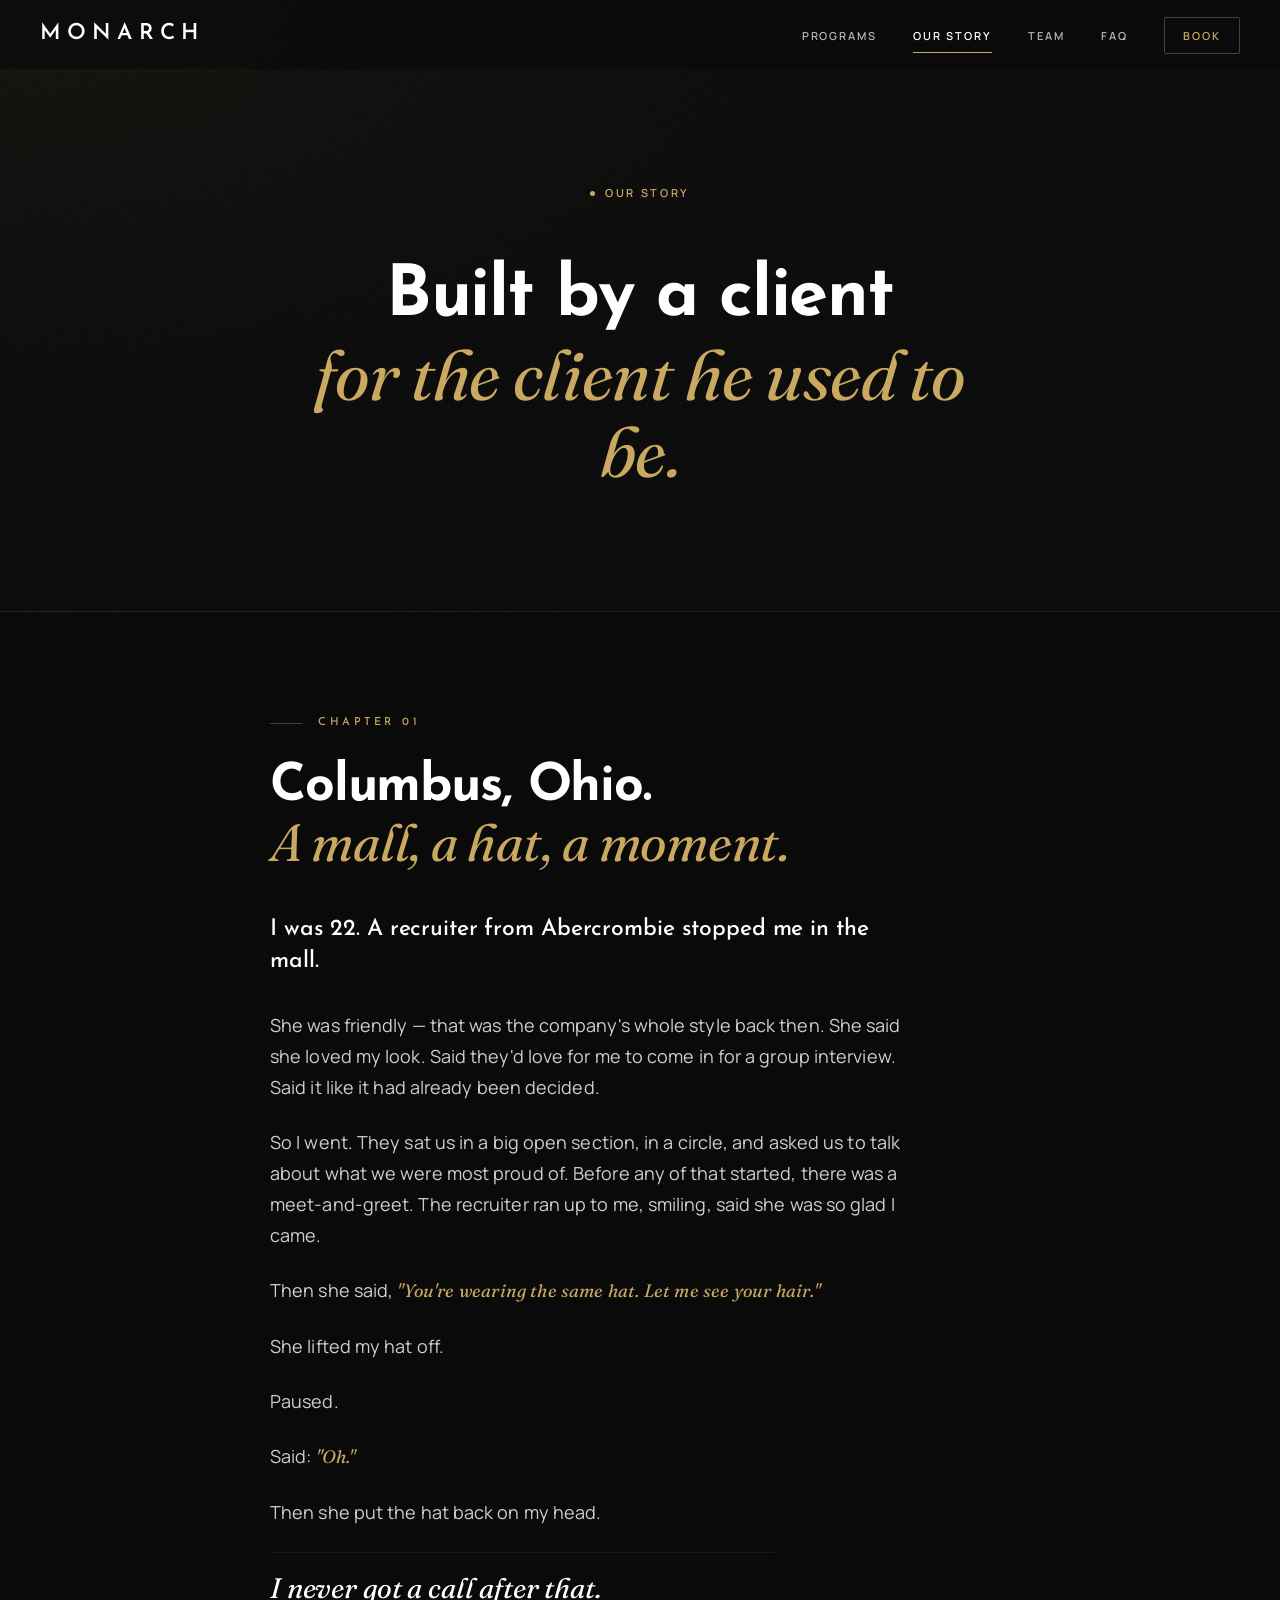
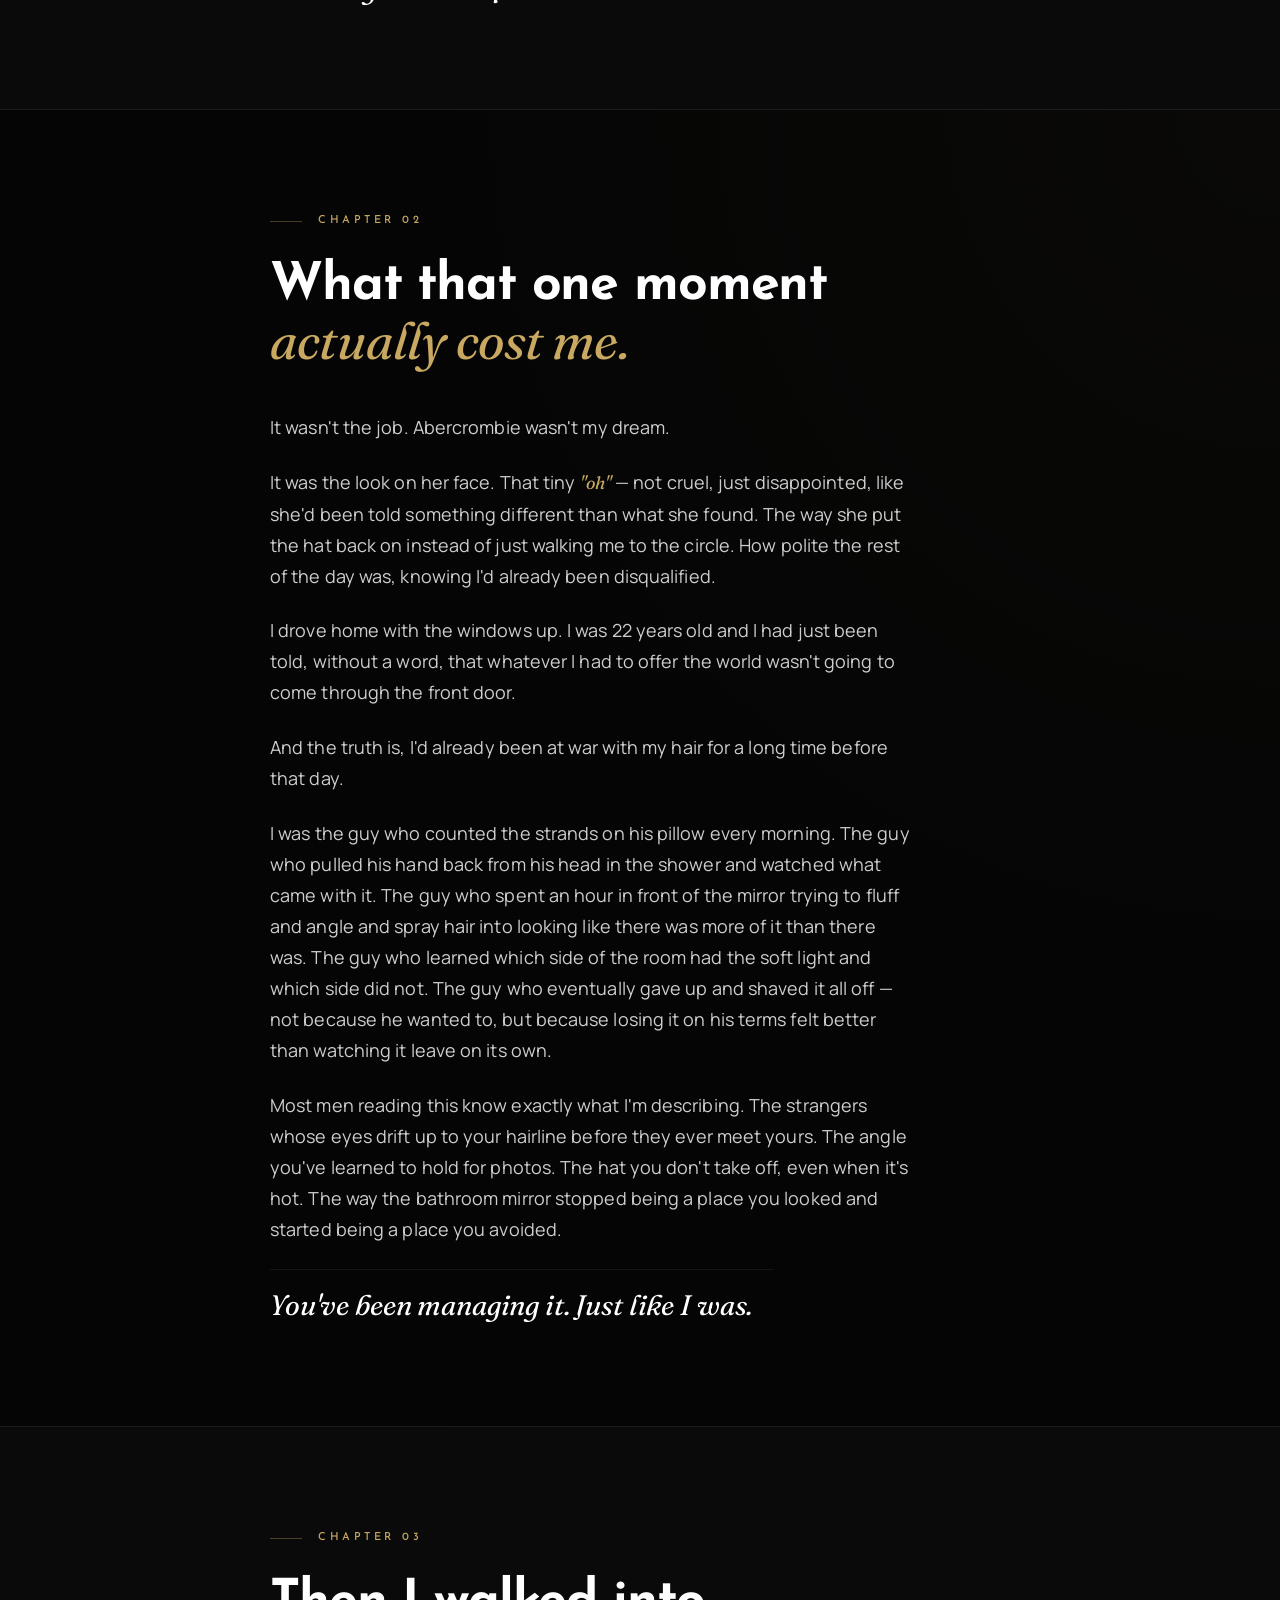
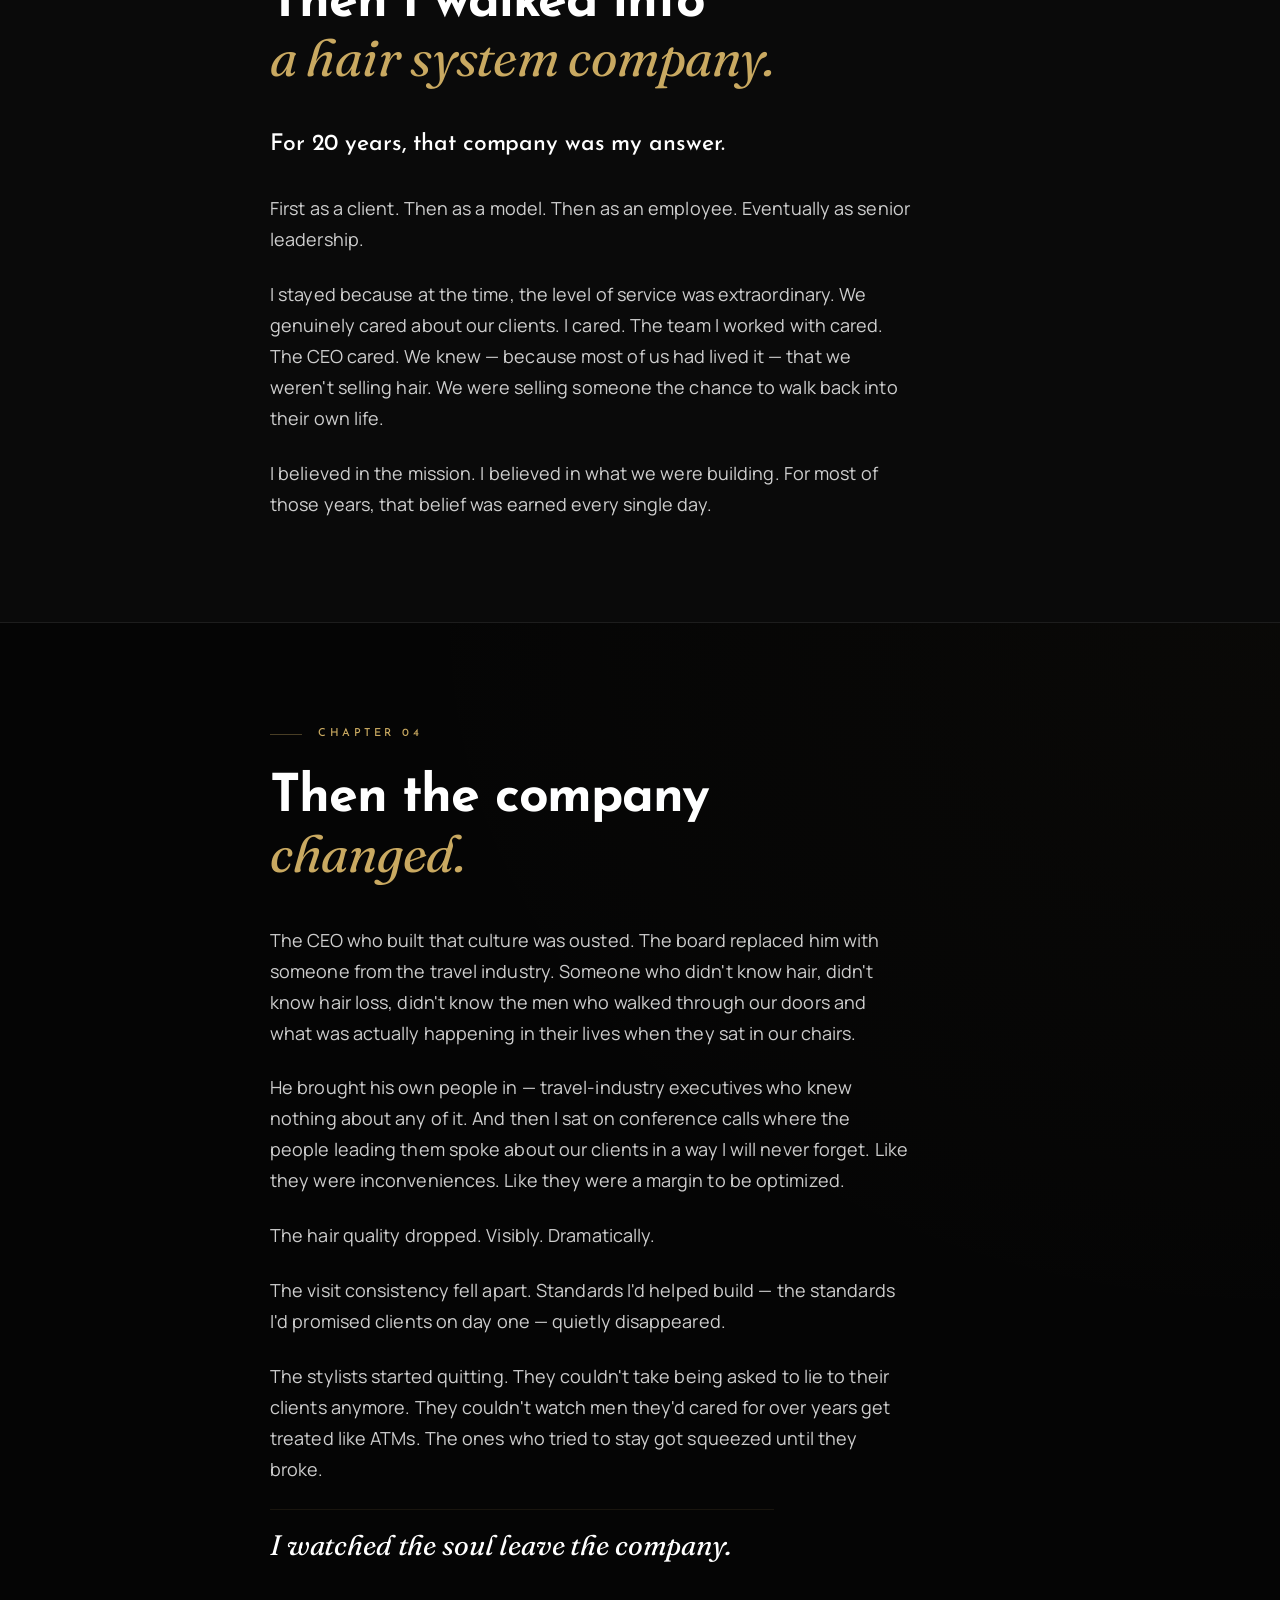
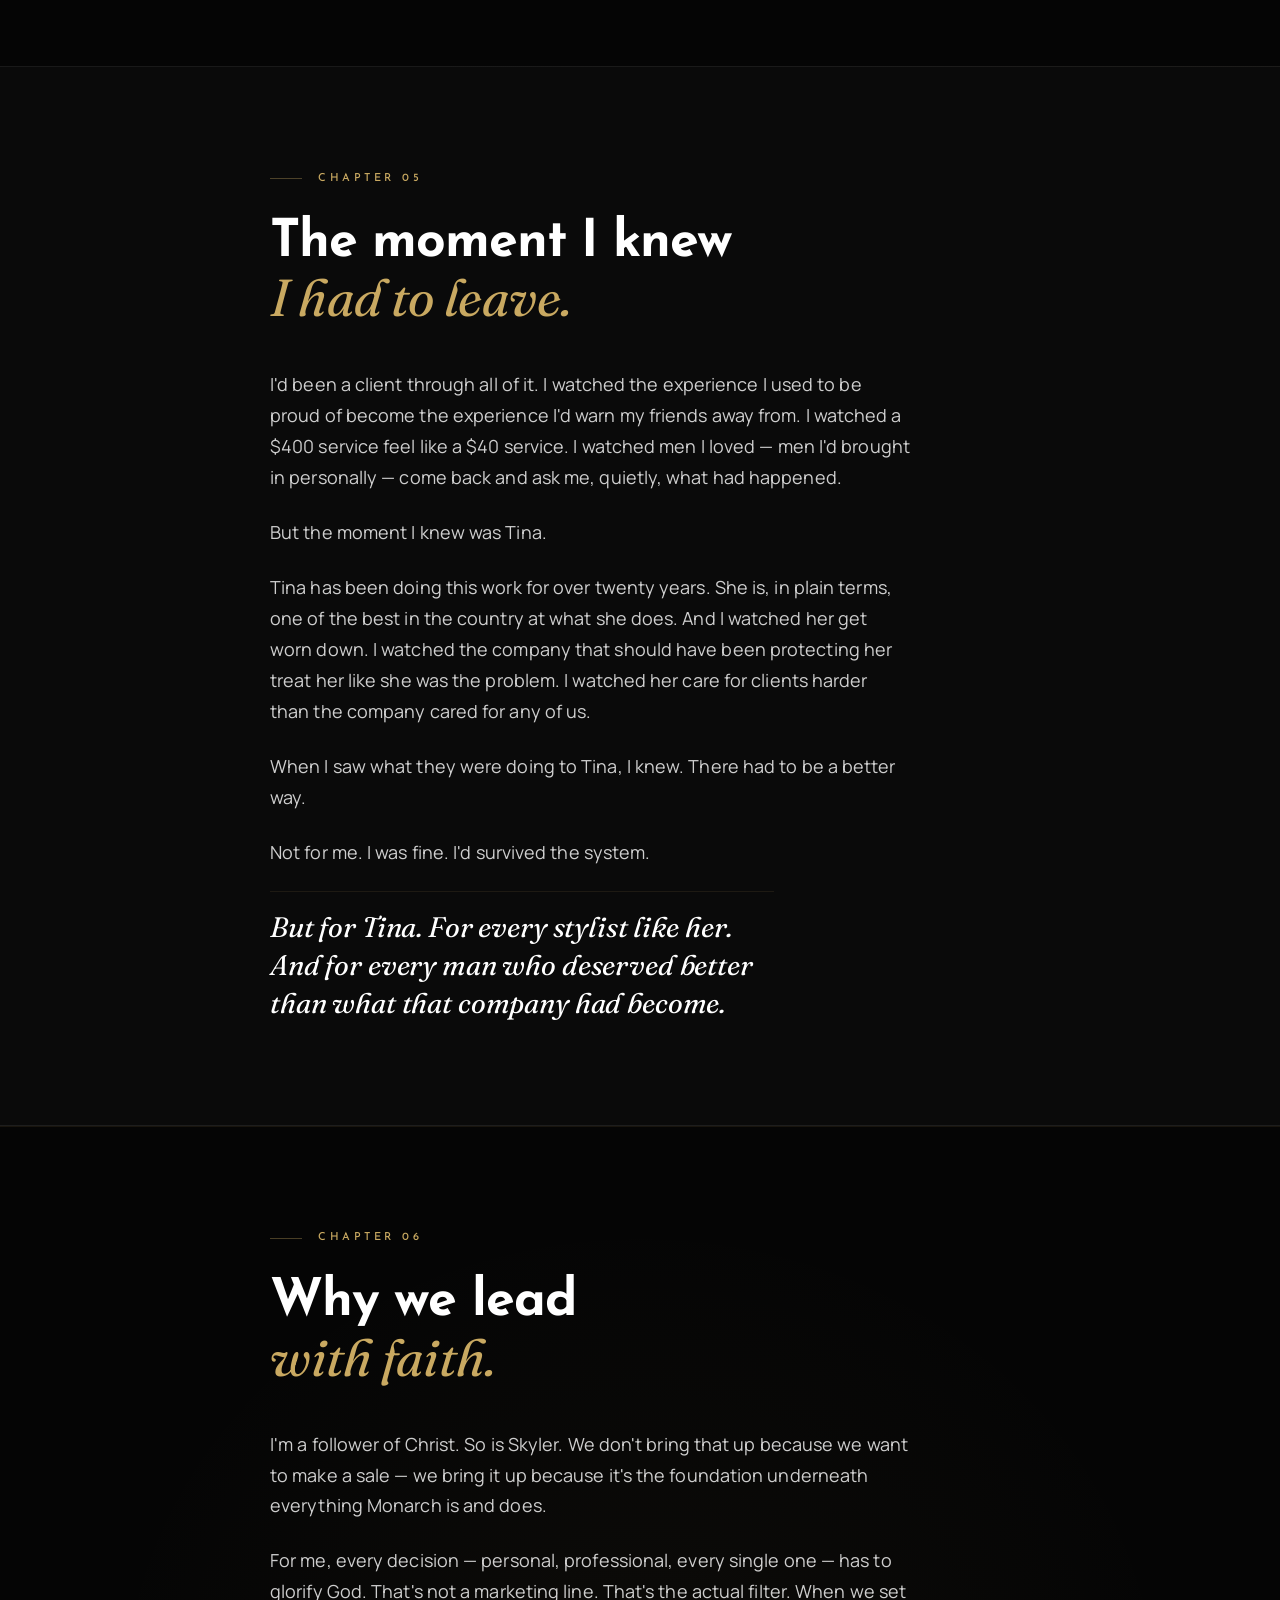
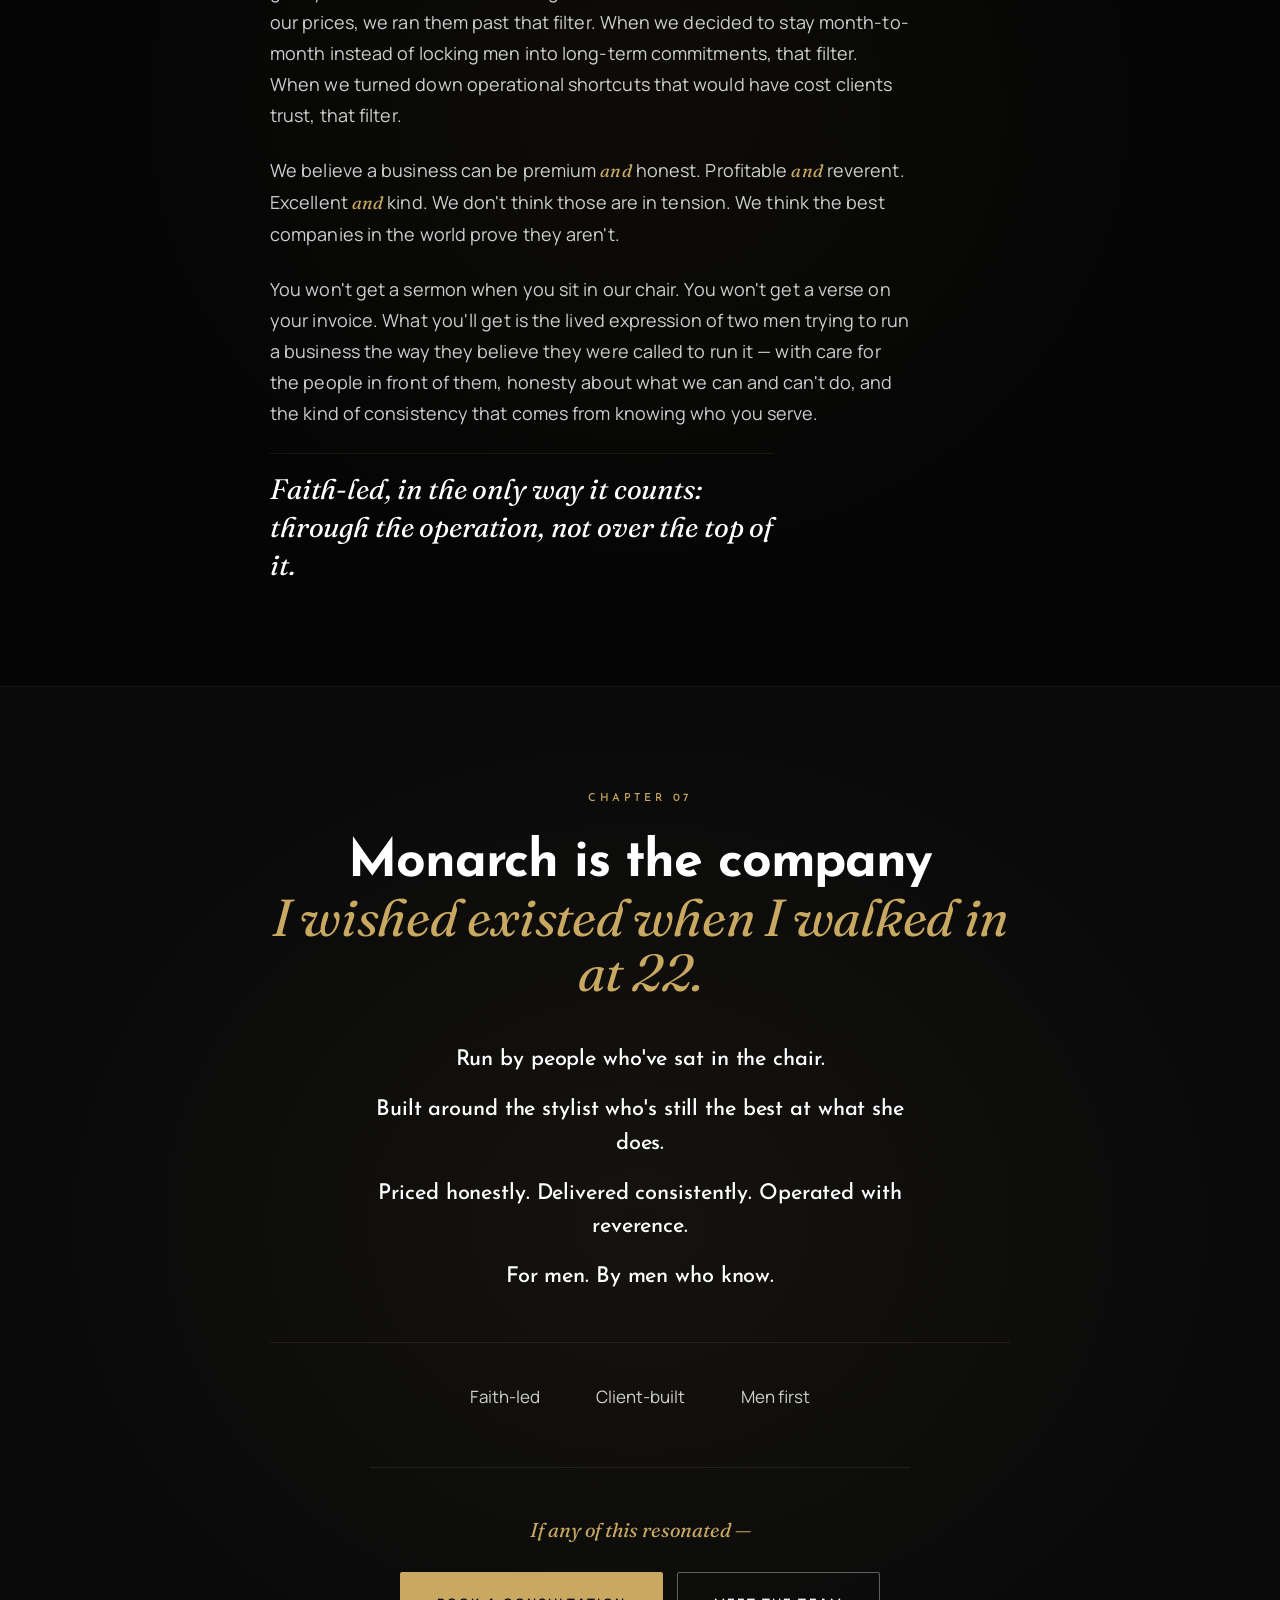
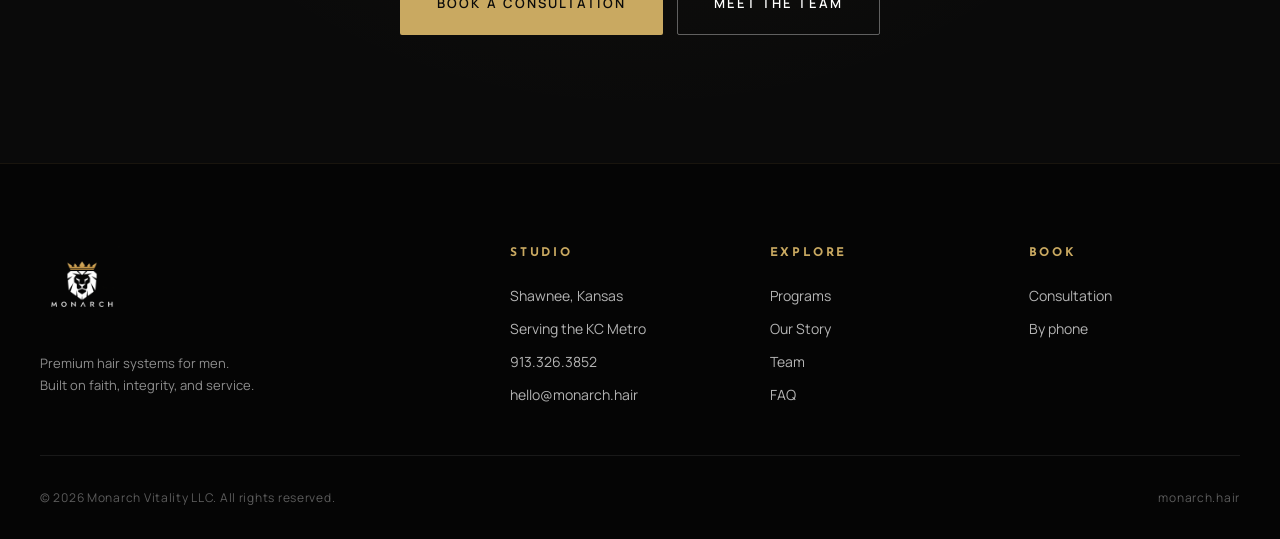
<file: story.html>
<!DOCTYPE html>
<html lang="en">
<head>
    <meta charset="UTF-8">
    <meta name="viewport" content="width=device-width, initial-scale=1.0">
    <title>Our Story — Monarch</title>
    <meta name="description" content="The story of why Monarch exists. Justin King's journey from a 22-year-old who walked into the wrong room at Abercrombie to the founder of the studio he wished had existed back then.">
    <meta name="theme-color" content="#0A0A0A">

    <meta property="og:title" content="Our Story — Monarch">
    <meta property="og:description" content="The studio I wished existed when I walked in at 22.">
    <meta property="og:type" content="website">
    <meta property="og:image" content="/images/logos/monarch-logo-white-gold-on-black.png">

    <link rel="icon" type="image/png" href="images/logos/monarch-mark-black-gold.png">

    <link rel="preconnect" href="https://fonts.googleapis.com">
    <link rel="preconnect" href="https://fonts.gstatic.com" crossorigin>
    <link href="https://fonts.googleapis.com/css2?family=Josefin+Sans:wght@300;400;500;600;700&family=Manrope:wght@300;400;500;600;700&family=Fraunces:ital,wght@1,300;1,400;1,500&display=swap" rel="stylesheet">

    <link rel="stylesheet" href="css/styles.css">
    <script>document.documentElement.classList.add('js');</script>
</head>
<body>

<!-- ============ NAV ============ -->
<nav class="nav" id="nav">
    <div class="nav__inner">
        <a href="index.html" class="nav__logo" aria-label="Monarch home">
            <span class="nav__logo-text">MONARCH</span>
        </a>
        <button class="nav__toggle" id="navToggle" aria-label="Open menu" aria-expanded="false">
            <span></span><span></span><span></span>
        </button>
        <ul class="nav__links" id="navLinks">
            <li><a href="programs.html">Programs</a></li>
            <li><a href="story.html" class="is-active">Our Story</a></li>
            <li><a href="team.html">Team</a></li>
            <li><a href="faq.html">FAQ</a></li>
            <li><a href="book.html" class="nav__cta">Book</a></li>
        </ul>
    </div>
</nav>

<!-- ============ PAGE HERO ============ -->
<section class="page-hero story-hero">
    <div class="page-hero__grain"></div>
    <div class="container container--narrow">
        <div class="eyebrow">
            <span class="eyebrow__dot"></span>
            Our story
        </div>
        <h1 class="story-hero__headline">
            <span>Built by a client</span><br>
            <span class="serif-italic gold">for the client he used to be.</span>
        </h1>
    </div>
</section>

<!-- ============ OPENING SCENE — COLUMBUS, 2008 ============ -->
<section class="section story-scene">
    <div class="container container--narrow">

        <div class="story-chapter-num">Chapter 01</div>

        <h2 class="story-section-headline">
            Columbus, Ohio.<br>
            <span class="serif-italic gold">A mall, a hat, a moment.</span>
        </h2>

        <div class="story-prose">
            <p class="story-lead">
                I was 22. A recruiter from Abercrombie stopped me in the mall.
            </p>

            <p>
                She was friendly &mdash; that was the company's whole style back then. She said she loved my look. Said they'd love for me to come in for a group interview. Said it like it had already been decided.
            </p>

            <p>
                So I went. They sat us in a big open section, in a circle, and asked us to talk about what we were most proud of. Before any of that started, there was a meet-and-greet. The recruiter ran up to me, smiling, said she was so glad I came.
            </p>

            <p>
                Then she said, <span class="story-quote-inline">"You're wearing the same hat. Let me see your hair."</span>
            </p>

            <p>
                She lifted my hat off.
            </p>

            <p>
                Paused.
            </p>

            <p>
                Said: <span class="story-quote-inline">"Oh."</span>
            </p>

            <p>
                Then she put the hat back on my head.
            </p>

            <p class="story-emphasis">
                I never got a call after that.
            </p>
        </div>
    </div>
</section>

<!-- ============ CHAPTER 2 — WHAT THAT DID ============ -->
<section class="section story-scene story-scene--alt">
    <div class="container container--narrow">

        <div class="story-chapter-num">Chapter 02</div>

        <h2 class="story-section-headline">
            What that one moment<br>
            <span class="serif-italic gold">actually cost me.</span>
        </h2>

        <div class="story-prose">
            <p>
                It wasn't the job. Abercrombie wasn't my dream.
            </p>

            <p>
                It was the look on her face. That tiny <em>"oh"</em> &mdash; not cruel, just disappointed, like she'd been told something different than what she found. The way she put the hat back on instead of just walking me to the circle. How polite the rest of the day was, knowing I'd already been disqualified.
            </p>

            <p>
                I drove home with the windows up. I was 22 years old and I had just been told, without a word, that whatever I had to offer the world wasn't going to come through the front door.
            </p>

            <p>
                And the truth is, I'd already been at war with my hair for a long time before that day.
            </p>

            <p>
                I was the guy who counted the strands on his pillow every morning. The guy who pulled his hand back from his head in the shower and watched what came with it. The guy who spent an hour in front of the mirror trying to fluff and angle and spray hair into looking like there was more of it than there was. The guy who learned which side of the room had the soft light and which side did not. The guy who eventually gave up and shaved it all off &mdash; not because he wanted to, but because losing it on his terms felt better than watching it leave on its own.
            </p>

            <p>
                Most men reading this know exactly what I'm describing. The strangers whose eyes drift up to your hairline before they ever meet yours. The angle you've learned to hold for photos. The hat you don't take off, even when it's hot. The way the bathroom mirror stopped being a place you looked and started being a place you avoided.
            </p>

            <p class="story-emphasis">
                You've been managing it. Just like I was.
            </p>
        </div>
    </div>
</section>

<!-- ============ CHAPTER 3 — THE STUDIO ============ -->
<section class="section story-scene">
    <div class="container container--narrow">

        <div class="story-chapter-num">Chapter 03</div>

        <h2 class="story-section-headline">
            Then I walked into<br>
            <span class="serif-italic gold">a hair system company.</span>
        </h2>

        <div class="story-prose">
            <p class="story-lead">
                For 20 years, that company was my answer.
            </p>

            <p>
                First as a client. Then as a model. Then as an employee. Eventually as senior leadership.
            </p>

            <p>
                I stayed because at the time, the level of service was extraordinary. We genuinely cared about our clients. I cared. The team I worked with cared. The CEO cared. We knew &mdash; because most of us had lived it &mdash; that we weren't selling hair. We were selling someone the chance to walk back into their own life.
            </p>

            <p>
                I believed in the mission. I believed in what we were building. For most of those years, that belief was earned every single day.
            </p>
        </div>
    </div>
</section>

<!-- ============ CHAPTER 4 — IT CHANGED ============ -->
<section class="section story-scene story-scene--alt">
    <div class="container container--narrow">

        <div class="story-chapter-num">Chapter 04</div>

        <h2 class="story-section-headline">
            Then the company<br>
            <span class="serif-italic gold">changed.</span>
        </h2>

        <div class="story-prose">
            <p>
                The CEO who built that culture was ousted. The board replaced him with someone from the travel industry. Someone who didn't know hair, didn't know hair loss, didn't know the men who walked through our doors and what was actually happening in their lives when they sat in our chairs.
            </p>

            <p>
                He brought his own people in &mdash; travel-industry executives who knew nothing about any of it. And then I sat on conference calls where the people leading them spoke about our clients in a way I will never forget. Like they were inconveniences. Like they were a margin to be optimized.
            </p>

            <p>
                The hair quality dropped. Visibly. Dramatically.
            </p>

            <p>
                The visit consistency fell apart. Standards I'd helped build &mdash; the standards I'd promised clients on day one &mdash; quietly disappeared.
            </p>

            <p>
                The stylists started quitting. They couldn't take being asked to lie to their clients anymore. They couldn't watch men they'd cared for over years get treated like ATMs. The ones who tried to stay got squeezed until they broke.
            </p>

            <p class="story-emphasis">
                I watched the soul leave the company.
            </p>
        </div>
    </div>
</section>

<!-- ============ CHAPTER 5 — TINA ============ -->
<section class="section story-scene">
    <div class="container container--narrow">

        <div class="story-chapter-num">Chapter 05</div>

        <h2 class="story-section-headline">
            The moment I knew<br>
            <span class="serif-italic gold">I had to leave.</span>
        </h2>

        <div class="story-prose">
            <p>
                I'd been a client through all of it. I watched the experience I used to be proud of become the experience I'd warn my friends away from. I watched a $400 service feel like a $40 service. I watched men I loved &mdash; men I'd brought in personally &mdash; come back and ask me, quietly, what had happened.
            </p>

            <p>
                But the moment I knew was Tina.
            </p>

            <p>
                Tina has been doing this work for over twenty years. She is, in plain terms, one of the best in the country at what she does. And I watched her get worn down. I watched the company that should have been protecting her treat her like she was the problem. I watched her care for clients harder than the company cared for any of us.
            </p>

            <p>
                When I saw what they were doing to Tina, I knew. There had to be a better way.
            </p>

            <p>
                Not for me. I was fine. I'd survived the system.
            </p>

            <p class="story-emphasis">
                But for Tina. For every stylist like her. And for every man who deserved better than what that company had become.
            </p>
        </div>
    </div>
</section>

<!-- ============ CHAPTER 6 — WHY FAITH ============ -->
<section class="section story-scene story-scene--faith">
    <div class="container container--narrow">

        <div class="story-chapter-num">Chapter 06</div>

        <h2 class="story-section-headline">
            Why we lead<br>
            <span class="serif-italic gold">with faith.</span>
        </h2>

        <div class="story-prose">
            <p>
                I'm a follower of Christ. So is Skyler. We don't bring that up because we want to make a sale &mdash; we bring it up because it's the foundation underneath everything Monarch is and does.
            </p>

            <p>
                For me, every decision &mdash; personal, professional, every single one &mdash; has to glorify God. That's not a marketing line. That's the actual filter. When we set our prices, we ran them past that filter. When we decided to stay month-to-month instead of locking men into long-term commitments, that filter. When we turned down operational shortcuts that would have cost clients trust, that filter.
            </p>

            <p>
                We believe a business can be premium <em>and</em> honest. Profitable <em>and</em> reverent. Excellent <em>and</em> kind. We don't think those are in tension. We think the best companies in the world prove they aren't.
            </p>

            <p>
                You won't get a sermon when you sit in our chair. You won't get a verse on your invoice. What you'll get is the lived expression of two men trying to run a business the way they believe they were called to run it &mdash; with care for the people in front of them, honesty about what we can and can't do, and the kind of consistency that comes from knowing who you serve.
            </p>

            <p class="story-emphasis">
                Faith-led, in the only way it counts: through the operation, not over the top of it.
            </p>
        </div>
    </div>
</section>

<!-- ============ CHAPTER 7 — MONARCH IS THE ANSWER ============ -->
<section class="section story-close">
    <div class="container container--narrow">

        <div class="story-chapter-num">Chapter 07</div>

        <h2 class="story-section-headline">
            Monarch is the company<br>
            <span class="serif-italic gold">I wished existed when I walked in at 22.</span>
        </h2>

        <div class="story-prose">
            <p>
                Run by people who've sat in the chair.
            </p>
            <p>
                Built around the stylist who's still the best at what she does.
            </p>
            <p>
                Priced honestly. Delivered consistently. Operated with reverence.
            </p>
            <p>
                For men. By men who know.
            </p>
        </div>

        <div class="values-row story-values">
            <div class="value-pill"><span class="value-pill__dot"></span>Faith-led</div>
            <div class="value-pill"><span class="value-pill__dot"></span>Client-built</div>
            <div class="value-pill"><span class="value-pill__dot"></span>Men first</div>
        </div>

        <div class="story-cta">
            <p class="story-cta__line">If any of this resonated &mdash;</p>
            <div class="story-cta__buttons">
                <a href="book.html" class="btn btn--gold btn--lg">Book a consultation</a>
                <a href="team.html" class="btn btn--ghost btn--lg">Meet the team</a>
            </div>
        </div>
    </div>
</section>

<!-- ============ FOOTER ============ -->
<footer class="footer">
    <div class="container">
        <div class="footer__top">
            <div class="footer__brand">
                <img src="images/logos/monarch-logo-white-gold-on-black.png" alt="Monarch" class="footer__logo">
                <p class="footer__tagline">
                    Premium hair systems for men.<br>
                    Built on faith, integrity, and service.
                </p>
            </div>
            <div class="footer__col">
                <h4>Studio</h4>
                <ul>
                    <li>Shawnee, Kansas</li>
                    <li>Serving the KC Metro</li>
                    <li><a href="tel:9133263852">913.326.3852</a></li>
                    <li><a href="mailto:hello@monarch.hair">hello@monarch.hair</a></li>
                </ul>
            </div>
            <div class="footer__col">
                <h4>Explore</h4>
                <ul>
                    <li><a href="programs.html">Programs</a></li>
                    <li><a href="story.html">Our Story</a></li>
                    <li><a href="team.html">Team</a></li>
                    <li><a href="faq.html">FAQ</a></li>
                </ul>
            </div>
            <div class="footer__col">
                <h4>Book</h4>
                <ul>
                    <li><a href="book.html">Consultation</a></li>
                    <li><a href="tel:9133263852">By phone</a></li>
                </ul>
            </div>
        </div>
        <div class="footer__bottom">
            <div>&copy; 2026 Monarch Vitality LLC. All rights reserved.</div>
            <div>monarch.hair</div>
        </div>
    </div>
</footer>

<script src="js/main.js"></script>
</body>
</html>
</file>
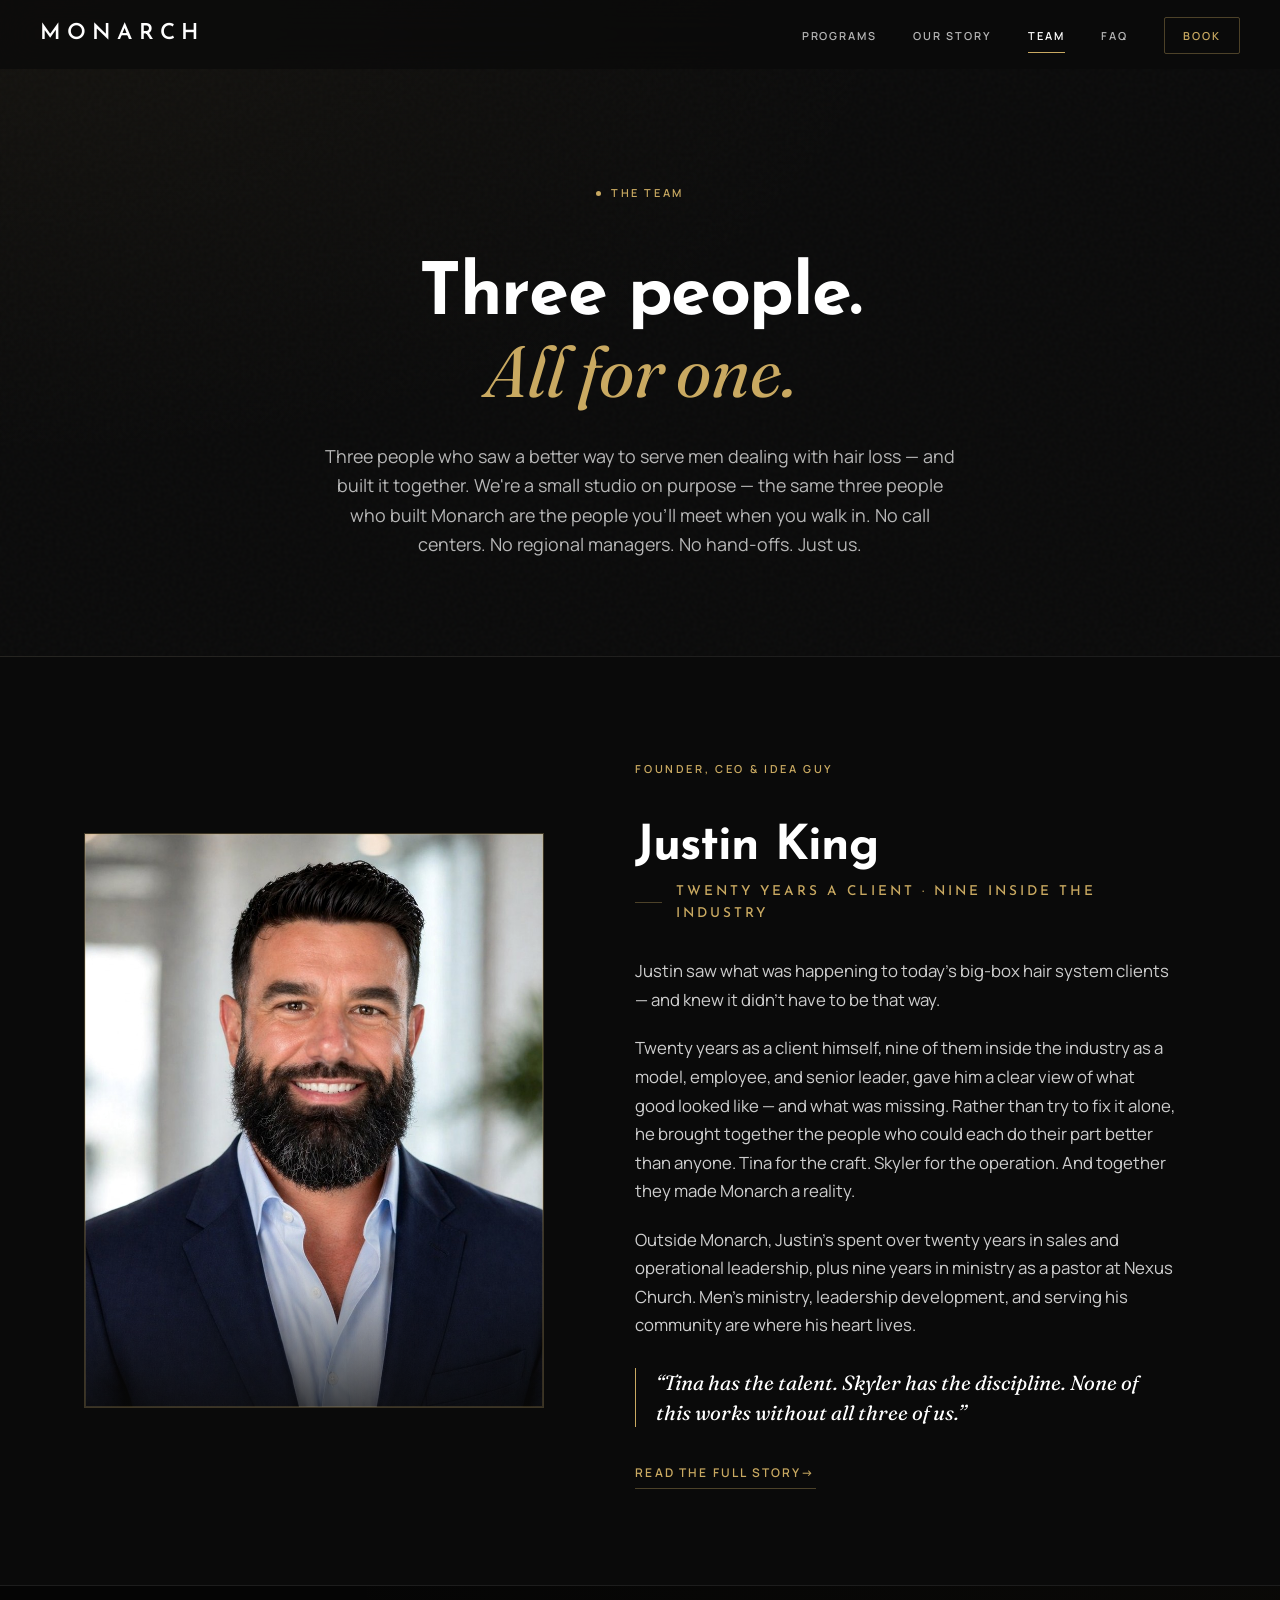
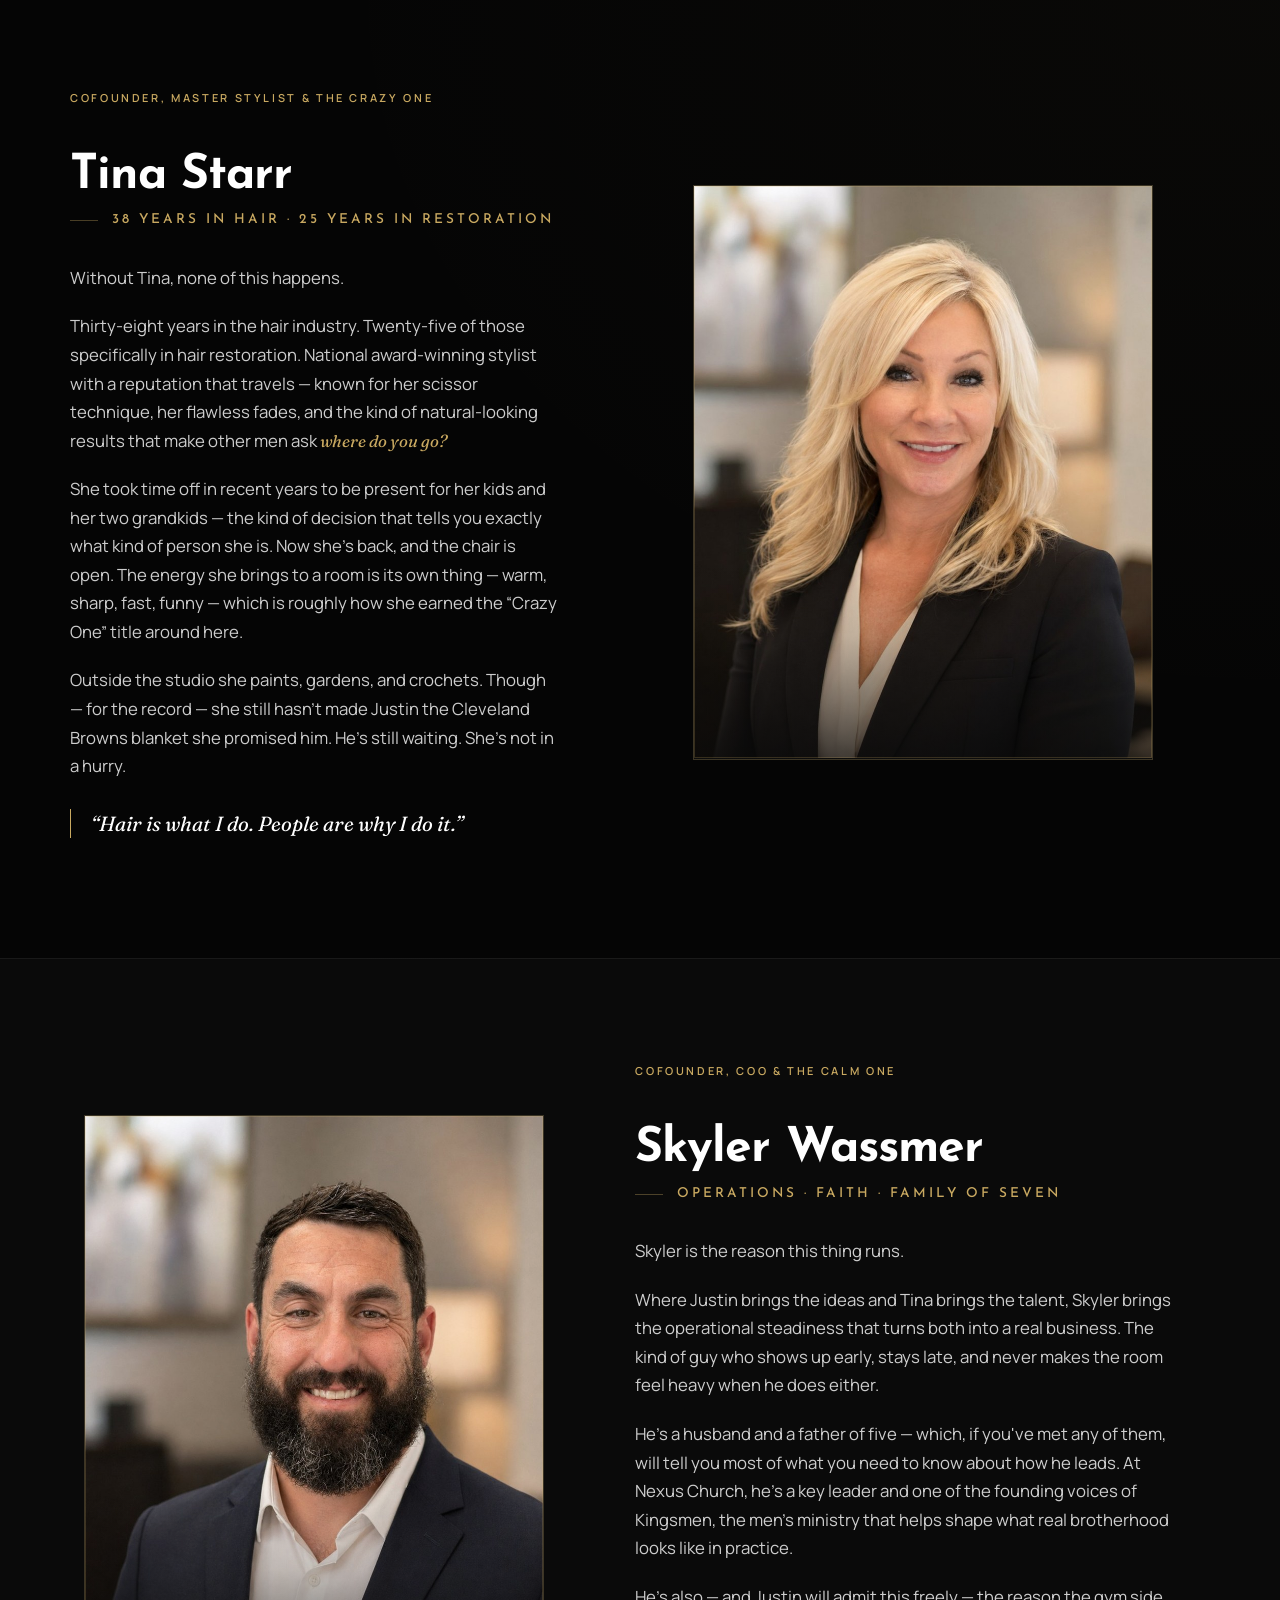
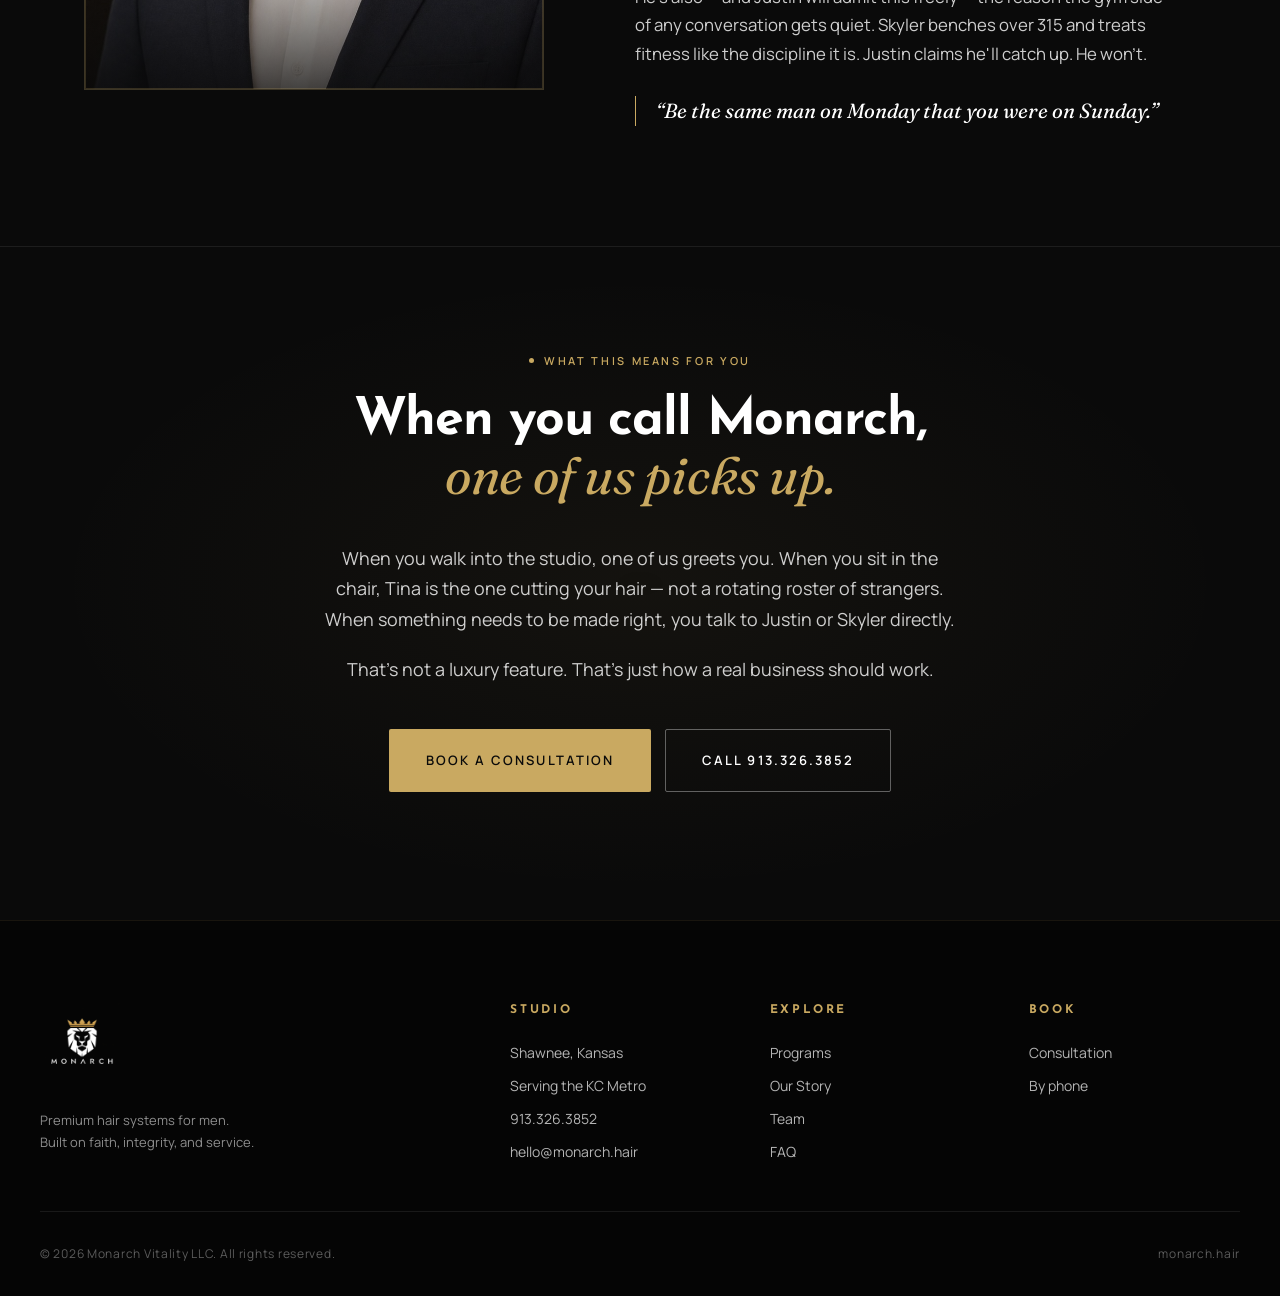
<file: team.html>
<!DOCTYPE html>
<html lang="en">
<head>
    <meta charset="UTF-8">
    <meta name="viewport" content="width=device-width, initial-scale=1.0">
    <title>Team — Monarch</title>
    <meta name="description" content="Meet the people behind Monarch. Justin King, Tina Starr, and Skyler Wassmer — the cofounders building men's hair restoration the way it should be done.">
    <meta name="theme-color" content="#0A0A0A">

    <meta property="og:title" content="The Monarch Team">
    <meta property="og:description" content="Justin, Tina, Skyler. The three people behind every chair, every consultation, every promise.">
    <meta property="og:type" content="website">
    <meta property="og:image" content="/images/logos/monarch-logo-white-gold-on-black.png">

    <link rel="icon" type="image/png" href="images/logos/monarch-mark-black-gold.png">

    <link rel="preconnect" href="https://fonts.googleapis.com">
    <link rel="preconnect" href="https://fonts.gstatic.com" crossorigin>
    <link href="https://fonts.googleapis.com/css2?family=Josefin+Sans:wght@300;400;500;600;700&family=Manrope:wght@300;400;500;600;700&family=Fraunces:ital,wght@1,300;1,400;1,500&display=swap" rel="stylesheet">

    <link rel="stylesheet" href="css/styles.css">
    <script>document.documentElement.classList.add('js');</script>
</head>
<body>

<!-- ============ NAV ============ -->
<nav class="nav" id="nav">
    <div class="nav__inner">
        <a href="index.html" class="nav__logo" aria-label="Monarch home">
            <span class="nav__logo-text">MONARCH</span>
        </a>
        <button class="nav__toggle" id="navToggle" aria-label="Open menu" aria-expanded="false">
            <span></span><span></span><span></span>
        </button>
        <ul class="nav__links" id="navLinks">
            <li><a href="programs.html">Programs</a></li>
            <li><a href="story.html">Our Story</a></li>
            <li><a href="team.html" class="is-active">Team</a></li>
            <li><a href="faq.html">FAQ</a></li>
            <li><a href="book.html" class="nav__cta">Book</a></li>
        </ul>
    </div>
</nav>

<!-- ============ PAGE HERO ============ -->
<section class="page-hero team-hero">
    <div class="page-hero__grain"></div>
    <div class="container container--narrow">
        <div class="eyebrow">
            <span class="eyebrow__dot"></span>
            The team
        </div>
        <h1 class="team-hero__headline">
            Three people.<br>
            <span class="serif-italic gold">All for one.</span>
        </h1>
        <p class="team-hero__sub">
            Three people who saw a better way to serve men dealing with hair loss &mdash; and built it together.
            We're a small studio on purpose &mdash; the same three people who built Monarch are the people you'll meet when you walk in.
            No call centers. No regional managers. No hand-offs. Just us.
        </p>
    </div>
</section>

<!-- ============ JUSTIN ============ -->
<section class="section team-member" id="justin">
    <div class="container">
        <div class="team-member__layout">
            <div class="team-member__photo team-member__photo--left">
                <div class="team-member__frame">
                    <img src="images/team/justin-team.jpg" alt="Justin King, founder of Monarch">
                </div>
                <div class="team-member__corners" aria-hidden="true"></div>
            </div>
            <div class="team-member__copy">
                <div class="eyebrow">Founder, CEO &amp; Idea Guy</div>
                <h2 class="team-member__name">Justin King</h2>
                <p class="team-member__role">Twenty years a client &middot; nine inside the industry</p>
                <div class="team-member__bio">
                    <p>
                        Justin saw what was happening to today's big-box hair system clients &mdash; and knew it didn't have to be that way.
                    </p>
                    <p>
                        Twenty years as a client himself, nine of them inside the industry as a model, employee, and senior leader, gave him a clear view of what good looked like &mdash; and what was missing. Rather than try to fix it alone, he brought together the people who could each do their part better than anyone. Tina for the craft. Skyler for the operation. And together they made Monarch a reality.
                    </p>
                    <p>
                        Outside Monarch, Justin's spent over twenty years in sales and operational leadership, plus nine years in ministry as a pastor at Nexus Church. Men's ministry, leadership development, and serving his community are where his heart lives.
                    </p>
                    <p class="team-member__quote">
                        &ldquo;Tina has the talent. Skyler has the discipline. None of this works without all three of us.&rdquo;
                    </p>
                </div>
                <a href="story.html" class="link-arrow">Read the full story</a>
            </div>
        </div>
    </div>
</section>

<!-- ============ TINA ============ -->
<section class="section team-member team-member--alt" id="tina">
    <div class="container">
        <div class="team-member__layout team-member__layout--reverse">
            <div class="team-member__photo team-member__photo--right">
                <div class="team-member__frame">
                    <img src="images/team/tina-team.jpg" alt="Tina Starr, cofounder and lead stylist of Monarch">
                </div>
                <div class="team-member__corners" aria-hidden="true"></div>
            </div>
            <div class="team-member__copy">
                <div class="eyebrow">Cofounder, Master Stylist &amp; The Crazy One</div>
                <h2 class="team-member__name">Tina Starr</h2>
                <p class="team-member__role">38 years in hair &middot; 25 years in restoration</p>
                <div class="team-member__bio">
                    <p>
                        Without Tina, none of this happens.
                    </p>
                    <p>
                        Thirty-eight years in the hair industry. Twenty-five of those specifically in hair restoration. National award-winning stylist with a reputation that travels &mdash; known for her scissor technique, her flawless fades, and the kind of natural-looking results that make other men ask <em>where do you go?</em>
                    </p>
                    <p>
                        She took time off in recent years to be present for her kids and her two grandkids &mdash; the kind of decision that tells you exactly what kind of person she is. Now she's back, and the chair is open. The energy she brings to a room is its own thing &mdash; warm, sharp, fast, funny &mdash; which is roughly how she earned the &ldquo;Crazy One&rdquo; title around here.
                    </p>
                    <p>
                        Outside the studio she paints, gardens, and crochets. Though &mdash; for the record &mdash; she still hasn't made Justin the Cleveland Browns blanket she promised him. He's still waiting. She's not in a hurry.
                    </p>
                    <p class="team-member__quote">
                        &ldquo;Hair is what I do. People are why I do it.&rdquo;
                    </p>
                </div>
            </div>
        </div>
    </div>
</section>

<!-- ============ SKYLER ============ -->
<section class="section team-member" id="skyler">
    <div class="container">
        <div class="team-member__layout">
            <div class="team-member__photo team-member__photo--left">
                <div class="team-member__frame">
                    <img src="images/team/skyler-team.jpg" alt="Skyler Wassmer, cofounder of Monarch">
                </div>
                <div class="team-member__corners" aria-hidden="true"></div>
            </div>
            <div class="team-member__copy">
                <div class="eyebrow">Cofounder, COO &amp; The Calm One</div>
                <h2 class="team-member__name">Skyler Wassmer</h2>
                <p class="team-member__role">Operations &middot; faith &middot; family of seven</p>
                <div class="team-member__bio">
                    <p>
                        Skyler is the reason this thing runs.
                    </p>
                    <p>
                        Where Justin brings the ideas and Tina brings the talent, Skyler brings the operational steadiness that turns both into a real business. The kind of guy who shows up early, stays late, and never makes the room feel heavy when he does either.
                    </p>
                    <p>
                        He's a husband and a father of five &mdash; which, if you've met any of them, will tell you most of what you need to know about how he leads. At Nexus Church, he's a key leader and one of the founding voices of Kingsmen, the men's ministry that helps shape what real brotherhood looks like in practice.
                    </p>
                    <p>
                        He's also &mdash; and Justin will admit this freely &mdash; the reason the gym side of any conversation gets quiet. Skyler benches over 315 and treats fitness like the discipline it is. Justin claims he'll catch up. He won't.
                    </p>
                    <p class="team-member__quote">
                        &ldquo;Be the same man on Monday that you were on Sunday.&rdquo;
                    </p>
                </div>
            </div>
        </div>
    </div>
</section>

<!-- ============ THE PROMISE ============ -->
<section class="section team-promise">
    <div class="container container--narrow">
        <div class="eyebrow">
            <span class="eyebrow__dot"></span>
            What this means for you
        </div>
        <h2 class="team-promise__headline">
            When you call Monarch,<br>
            <span class="serif-italic gold">one of us picks up.</span>
        </h2>
        <p class="team-promise__sub">
            When you walk into the studio, one of us greets you. When you sit in the chair, Tina is the one cutting your hair &mdash;
            not a rotating roster of strangers. When something needs to be made right, you talk to Justin or Skyler directly.
        </p>
        <p class="team-promise__sub">
            That's not a luxury feature. That's just how a real business should work.
        </p>
        <div class="team-promise__cta">
            <a href="book.html" class="btn btn--gold btn--lg">Book a consultation</a>
            <a href="tel:9133263852" class="btn btn--ghost btn--lg">Call 913.326.3852</a>
        </div>
    </div>
</section>

<!-- ============ FOOTER ============ -->
<footer class="footer">
    <div class="container">
        <div class="footer__top">
            <div class="footer__brand">
                <img src="images/logos/monarch-logo-white-gold-on-black.png" alt="Monarch" class="footer__logo">
                <p class="footer__tagline">
                    Premium hair systems for men.<br>
                    Built on faith, integrity, and service.
                </p>
            </div>
            <div class="footer__col">
                <h4>Studio</h4>
                <ul>
                    <li>Shawnee, Kansas</li>
                    <li>Serving the KC Metro</li>
                    <li><a href="tel:9133263852">913.326.3852</a></li>
                    <li><a href="mailto:hello@monarch.hair">hello@monarch.hair</a></li>
                </ul>
            </div>
            <div class="footer__col">
                <h4>Explore</h4>
                <ul>
                    <li><a href="programs.html">Programs</a></li>
                    <li><a href="story.html">Our Story</a></li>
                    <li><a href="team.html">Team</a></li>
                    <li><a href="faq.html">FAQ</a></li>
                </ul>
            </div>
            <div class="footer__col">
                <h4>Book</h4>
                <ul>
                    <li><a href="book.html">Consultation</a></li>
                    <li><a href="tel:9133263852">By phone</a></li>
                </ul>
            </div>
        </div>
        <div class="footer__bottom">
            <div>&copy; 2026 Monarch Vitality LLC. All rights reserved.</div>
            <div>monarch.hair</div>
        </div>
    </div>
</footer>

<script src="js/main.js"></script>
</body>
</html>
</file>
<file: css/styles.css>
/* ============================================================
   MONARCH VITALITY — CORE STYLES
   ============================================================ */

/* --- CSS Variables --------------------------------------- */
:root {
    /* Color palette */
    --black: #0A0A0A;
    --black-deep: #050505;
    --black-surface: #141414;
    --black-surface-2: #1C1C1C;

    --gold: #C9A961;
    --gold-bright: #D8B876;
    --gold-deep: #A88F4C;
    --gold-muted: rgba(201, 169, 97, 0.22);
    --gold-line: rgba(201, 169, 97, 0.35);
    --gold-faint: rgba(201, 169, 97, 0.1);

    --white: #FFFFFF;
    --white-95: rgba(255, 255, 255, 0.95);
    --white-80: rgba(255, 255, 255, 0.80);
    --white-70: rgba(255, 255, 255, 0.70);
    --white-55: rgba(255, 255, 255, 0.55);
    --white-35: rgba(255, 255, 255, 0.35);
    --white-15: rgba(255, 255, 255, 0.15);
    --white-08: rgba(255, 255, 255, 0.08);

    /* Typography */
    --font-display: 'Josefin Sans', -apple-system, BlinkMacSystemFont, sans-serif;
    --font-body: 'Manrope', -apple-system, BlinkMacSystemFont, sans-serif;
    --font-serif: 'Fraunces', Georgia, serif;

    /* Layout */
    --max-width: 1280px;
    --max-width-narrow: 820px;
    --gutter: clamp(1.25rem, 4vw, 2.5rem);
    --section-pad-y: clamp(5rem, 10vw, 8rem);

    /* Motion */
    --ease-out: cubic-bezier(0.16, 1, 0.3, 1);
    --ease-in-out: cubic-bezier(0.65, 0, 0.35, 1);
}

/* --- Resets ---------------------------------------------- */
*, *::before, *::after {
    box-sizing: border-box;
    margin: 0;
    padding: 0;
}

html {
    scroll-behavior: smooth;
    -webkit-font-smoothing: antialiased;
    -moz-osx-font-smoothing: grayscale;
    text-rendering: optimizeLegibility;
}

body {
    font-family: var(--font-body);
    font-weight: 400;
    font-size: 17px;
    line-height: 1.65;
    color: var(--white-80);
    background: var(--black);
    overflow-x: hidden;
}

img, svg {
    max-width: 100%;
    height: auto;
    display: block;
}

a {
    color: inherit;
    text-decoration: none;
    transition: color 0.3s var(--ease-out), opacity 0.3s var(--ease-out);
}

ul {
    list-style: none;
}

button {
    font: inherit;
    cursor: pointer;
    border: none;
    background: none;
    color: inherit;
}

/* --- Selection ------------------------------------------- */
::selection {
    background: var(--gold);
    color: var(--black);
}

/* --- Container ------------------------------------------- */
.container {
    max-width: var(--max-width);
    margin: 0 auto;
    padding: 0 var(--gutter);
}
.container--narrow {
    max-width: var(--max-width-narrow);
}

/* --- Common Typography ----------------------------------- */
.eyebrow {
    display: inline-flex;
    align-items: center;
    gap: 0.625rem;
    font-family: var(--font-body);
    font-size: 11px;
    font-weight: 600;
    letter-spacing: 0.24em;
    text-transform: uppercase;
    color: var(--gold);
    margin-bottom: 1.75rem;
}

.eyebrow__dot {
    width: 5px;
    height: 5px;
    background: var(--gold);
    border-radius: 50%;
    display: inline-block;
}

.serif-italic {
    font-family: var(--font-serif);
    font-style: italic;
    font-weight: 400;
    letter-spacing: -0.005em;
}

.gold { color: var(--gold); }
.muted { color: var(--white-55); }

/* --- Buttons --------------------------------------------- */
.btn {
    display: inline-flex;
    align-items: center;
    justify-content: center;
    gap: 0.5rem;
    font-family: var(--font-body);
    font-weight: 600;
    font-size: 12px;
    letter-spacing: 0.16em;
    text-transform: uppercase;
    padding: 1.05rem 1.75rem;
    border-radius: 2px;
    transition: all 0.3s var(--ease-out);
    white-space: nowrap;
    cursor: pointer;
    border: 1px solid transparent;
}

.btn--gold {
    background: var(--gold);
    color: var(--black);
}
.btn--gold:hover {
    background: var(--gold-bright);
    transform: translateY(-1px);
    box-shadow: 0 10px 30px -8px rgba(201, 169, 97, 0.4);
}

.btn--ghost {
    background: transparent;
    color: var(--white);
    border-color: var(--white-35);
}
.btn--ghost:hover {
    background: var(--white-08);
    border-color: var(--white-80);
}

.btn--ghost-sm {
    background: transparent;
    color: var(--white);
    border: 1px solid var(--white-15);
    padding: 0.75rem 1.25rem;
    font-size: 11px;
    letter-spacing: 0.14em;
}
.btn--ghost-sm:hover {
    border-color: var(--gold);
    color: var(--gold);
}

.btn--lg {
    font-size: 13px;
    padding: 1.25rem 2.25rem;
}

.link-arrow {
    display: inline-block;
    font-size: 12px;
    font-weight: 600;
    letter-spacing: 0.18em;
    text-transform: uppercase;
    color: var(--gold);
    padding: 0.75rem 0 0.3rem;
    border-bottom: 1px solid var(--gold-line);
    transition: all 0.3s var(--ease-out);
}
.link-arrow::after {
    content: ' →';
    transition: transform 0.3s var(--ease-out);
    display: inline-block;
}
.link-arrow:hover {
    color: var(--gold-bright);
    border-color: var(--gold);
}
.link-arrow:hover::after {
    transform: translateX(4px);
}

/* ============================================================
   NAVIGATION
   ============================================================ */
.nav {
    position: fixed;
    top: 0;
    left: 0;
    right: 0;
    z-index: 100;
    background: rgba(10, 10, 10, 0.72);
    backdrop-filter: blur(18px);
    -webkit-backdrop-filter: blur(18px);
    border-bottom: 1px solid transparent;
    transition: all 0.3s var(--ease-out);
}
.nav.is-scrolled {
    background: rgba(10, 10, 10, 0.92);
    border-bottom-color: var(--white-08);
}

.nav__inner {
    max-width: var(--max-width);
    margin: 0 auto;
    padding: 1.25rem var(--gutter);
    display: flex;
    align-items: center;
    justify-content: space-between;
}

.nav__logo {
    text-decoration: none;
    line-height: 1;
}

.nav__logo-text {
    font-family: var(--font-display);
    font-weight: 600;
    font-size: 22px;
    letter-spacing: 0.28em;
    color: var(--white);
    text-transform: uppercase;
    transition: font-size 0.3s var(--ease-out), color 0.3s var(--ease-out);
    display: inline-block;
    padding-right: 0.28em; /* offset the last-letter tracking so it looks balanced */
}
.nav__logo:hover .nav__logo-text { color: var(--gold); }
.nav.is-scrolled .nav__logo-text { font-size: 18px; }

.nav__links {
    display: flex;
    gap: 2.25rem;
    align-items: center;
}

.nav__links a {
    font-size: 11px;
    font-weight: 600;
    letter-spacing: 0.18em;
    text-transform: uppercase;
    color: var(--white-70);
    position: relative;
    padding: 0.25rem 0;
}
.nav__links a:hover { color: var(--white); }

.nav__cta {
    color: var(--gold) !important;
    border: 1px solid var(--gold-line);
    padding: 0.625rem 1.125rem !important;
    border-radius: 2px;
    transition: all 0.3s var(--ease-out);
}
.nav__cta:hover {
    background: var(--gold);
    color: var(--black) !important;
    border-color: var(--gold);
}

/* Mobile nav toggle */
.nav__toggle {
    display: none;
    width: 32px;
    height: 32px;
    flex-direction: column;
    justify-content: center;
    gap: 5px;
    padding: 0;
}
.nav__toggle span {
    display: block;
    width: 22px;
    height: 1.5px;
    background: var(--white);
    transition: all 0.3s var(--ease-out);
}
.nav__toggle.is-open span:nth-child(1) { transform: translateY(6.5px) rotate(45deg); }
.nav__toggle.is-open span:nth-child(2) { opacity: 0; }
.nav__toggle.is-open span:nth-child(3) { transform: translateY(-6.5px) rotate(-45deg); }

/* ============================================================
   HERO
   ============================================================ */
.hero {
    position: relative;
    min-height: 100vh;
    display: flex;
    align-items: center;
    padding: 9rem var(--gutter) 6rem;
    background: radial-gradient(ellipse at top left, rgba(201, 169, 97, 0.06) 0%, transparent 50%),
                radial-gradient(ellipse at bottom right, rgba(201, 169, 97, 0.04) 0%, transparent 50%),
                var(--black);
    overflow: hidden;
}

/* Subtle grain texture for luxury atmosphere */
.hero__grain {
    position: absolute;
    inset: 0;
    opacity: 0.035;
    pointer-events: none;
    background-image: url("data:image/svg+xml,%3Csvg viewBox='0 0 200 200' xmlns='http://www.w3.org/2000/svg'%3E%3Cfilter id='n'%3E%3CfeTurbulence type='fractalNoise' baseFrequency='0.85' stitchTiles='stitch'/%3E%3C/filter%3E%3Crect width='100%25' height='100%25' filter='url(%23n)'/%3E%3C/svg%3E");
}

.hero__inner {
    position: relative;
    max-width: var(--max-width);
    width: 100%;
    margin: 0 auto;
    z-index: 2;
    display: grid;
    grid-template-columns: 1.1fr 1fr;
    gap: clamp(2rem, 5vw, 5rem);
    align-items: center;
}

.hero__text {
    max-width: 560px;
}

.hero__headline {
    font-family: var(--font-display);
    font-weight: 700;
    font-size: clamp(2.75rem, 7vw, 5.25rem);
    line-height: 1;
    letter-spacing: -0.02em;
    color: var(--white);
    margin-bottom: 2rem;
    max-width: 14ch;
}
.hero__headline span {
    display: block;
}
.hero__headline .serif-italic {
    font-weight: 400;
    line-height: 1.05;
    letter-spacing: -0.015em;
    margin-top: 0.15em;
}

.hero__sub {
    font-size: clamp(1rem, 1.4vw, 1.15rem);
    line-height: 1.65;
    color: var(--white-70);
    max-width: 44ch;
    margin-bottom: 2.75rem;
    font-weight: 400;
}

.hero__ctas {
    display: flex;
    gap: 0.875rem;
    flex-wrap: wrap;
    align-items: center;
}

/* Hero logo plate — the brand moment */
.hero__visual {
    position: relative;
    display: flex;
    justify-content: center;
    align-items: center;
}

.hero__logo-plate {
    position: relative;
    width: 100%;
    max-width: 480px;
    padding: 3.5rem 2.5rem 3rem;
    display: flex;
    flex-direction: column;
    align-items: center;
    text-align: center;
}

.hero__logo-glow {
    position: absolute;
    inset: 0;
    background: radial-gradient(ellipse at center, rgba(201, 169, 97, 0.16) 0%, rgba(201, 169, 97, 0.04) 40%, transparent 65%);
    filter: blur(10px);
    pointer-events: none;
    z-index: 0;
}

.hero__logo-mark {
    position: relative;
    z-index: 1;
    width: 100%;
    max-width: 340px;
    height: auto;
    /* Blend the PNG's black background into the page so the square disappears */
    mix-blend-mode: screen;
}

.hero__logo-rule {
    position: relative;
    z-index: 1;
    width: 64px;
    height: 1px;
    background: var(--gold-line);
    margin: 1.75rem 0 1.25rem;
}

.hero__logo-tagline {
    position: relative;
    z-index: 1;
    font-family: var(--font-display);
    font-size: 11px;
    font-weight: 500;
    letter-spacing: 0.26em;
    text-transform: uppercase;
    color: var(--white-55);
}

/* Corner brackets — Omega-watch detail */
.hero__visual::before,
.hero__visual::after {
    content: '';
    position: absolute;
    width: 26px;
    height: 26px;
    border-color: var(--gold);
    z-index: 4;
    pointer-events: none;
}
.hero__visual::before {
    top: 0;
    left: calc(50% - 240px);
    border-top: 1px solid;
    border-left: 1px solid;
}
.hero__visual::after {
    bottom: 0;
    right: calc(50% - 240px);
    border-bottom: 1px solid;
    border-right: 1px solid;
}

.hero__scroll-hint {
    position: absolute;
    bottom: 2.5rem;
    left: 50%;
    transform: translateX(-50%);
    display: flex;
    flex-direction: column;
    align-items: center;
    gap: 0.75rem;
    color: var(--white-35);
    font-size: 9px;
    letter-spacing: 0.3em;
    text-transform: uppercase;
    font-weight: 500;
}
.hero__scroll-line {
    width: 1px;
    height: 50px;
    background: linear-gradient(to bottom, var(--white-35), transparent);
    animation: scrollLine 2.4s var(--ease-in-out) infinite;
}
@keyframes scrollLine {
    0% { transform: scaleY(0); transform-origin: top; }
    50% { transform: scaleY(1); transform-origin: top; }
    51% { transform-origin: bottom; }
    100% { transform: scaleY(0); transform-origin: bottom; }
}

/* ============================================================
   REVEAL ANIMATIONS (page-load hero + scroll-triggered)
   Only apply the hiding when JS is available — if JS fails,
   everything stays visible.
   ============================================================ */
.js .reveal {
    opacity: 0;
    transform: translateY(24px);
    transition: opacity 1s var(--ease-out), transform 1s var(--ease-out);
}
.js .reveal.is-visible {
    opacity: 1;
    transform: translateY(0);
}

/* ============================================================
   TRUST BAR
   ============================================================ */
.trust-bar {
    background: var(--black-deep);
    border-top: 1px solid var(--white-08);
    border-bottom: 1px solid var(--white-08);
    padding: 3rem var(--gutter);
}

.trust-bar__inner {
    max-width: var(--max-width);
    margin: 0 auto;
    display: flex;
    align-items: center;
    justify-content: center;
    gap: clamp(2rem, 6vw, 5rem);
    flex-wrap: wrap;
}

.trust-bar__item {
    text-align: center;
}

.trust-bar__num {
    font-family: var(--font-display);
    font-size: clamp(2.5rem, 4vw, 3.25rem);
    font-weight: 700;
    color: var(--white);
    letter-spacing: -0.03em;
    line-height: 1;
    margin-bottom: 0.5rem;
}
.trust-bar__num span {
    color: var(--gold);
    font-size: 0.7em;
    margin-left: 0.05em;
}

.trust-bar__label {
    font-size: 11px;
    font-weight: 500;
    letter-spacing: 0.2em;
    text-transform: uppercase;
    color: var(--white-55);
}

.trust-bar__divider {
    width: 1px;
    height: 56px;
    background: var(--gold-muted);
}

/* ============================================================
   SECTION BASE
   ============================================================ */
.section {
    padding: var(--section-pad-y) 0;
    position: relative;
}

.section__headline {
    font-family: var(--font-display);
    font-weight: 700;
    font-size: clamp(2.25rem, 5vw, 3.75rem);
    line-height: 1.02;
    letter-spacing: -0.022em;
    color: var(--white);
    margin-bottom: 3rem;
}
.section__headline .serif-italic { font-weight: 400; }

.section__head {
    margin-bottom: 4rem;
}
.section__head--split {
    display: flex;
    justify-content: space-between;
    align-items: flex-end;
    gap: 2rem;
    flex-wrap: wrap;
}
.section__head--split .section__headline { margin-bottom: 0; }

/* ============================================================
   PAIN SECTION
   ============================================================ */
.pain {
    background: var(--black);
}

.pain__grid {
    display: grid;
    grid-template-columns: 1fr 1fr;
    gap: 3rem;
    margin-top: 1rem;
}

.pain__copy {
    font-size: 1.0625rem;
    line-height: 1.75;
    color: var(--white-70);
}
.pain__copy em {
    font-family: var(--font-serif);
    font-style: italic;
    color: var(--gold);
    font-weight: 500;
}

/* ============================================================
   TRANSFORMATIONS
   ============================================================ */
.transformations {
    background: var(--black-deep);
    border-top: 1px solid var(--white-08);
    border-bottom: 1px solid var(--white-08);
}

.transformations__grid {
    display: grid;
    grid-template-columns: repeat(3, 1fr);
    gap: 1.25rem;
}

.transformation {
    position: relative;
    overflow: hidden;
    border-radius: 3px;
    background: var(--black-surface);
    aspect-ratio: 1 / 1;
    transition: transform 0.5s var(--ease-out);
}
.transformation img {
    width: 100%;
    height: 100%;
    object-fit: cover;
    transition: transform 0.8s var(--ease-out);
}
.transformation:hover img {
    transform: scale(1.04);
}

.transformation figcaption {
    position: absolute;
    bottom: 0;
    left: 0;
    right: 0;
    padding: 1.25rem;
    background: linear-gradient(to top, rgba(0,0,0,0.85), transparent);
}
.transformation__tag {
    font-size: 10px;
    font-weight: 600;
    letter-spacing: 0.2em;
    text-transform: uppercase;
    color: var(--gold);
}

/* ============================================================
   WHY MONARCH
   ============================================================ */
.why {
    background: var(--black);
}

.why__grid {
    display: grid;
    grid-template-columns: repeat(2, 1fr);
    gap: 1.25rem;
}

.why__card {
    padding: 2.5rem 2rem;
    background: var(--black-surface);
    border: 1px solid var(--white-08);
    border-radius: 3px;
    position: relative;
    overflow: hidden;
    transition: all 0.5s var(--ease-out);
}
.why__card::before {
    content: '';
    position: absolute;
    top: 0;
    left: 0;
    right: 0;
    height: 1px;
    background: transparent;
    transition: background 0.5s var(--ease-out);
}
.why__card:hover {
    border-color: var(--gold-muted);
    transform: translateY(-3px);
}
.why__card:hover::before {
    background: var(--gold);
}

.why__num {
    font-family: var(--font-serif);
    font-style: italic;
    font-size: 2.25rem;
    font-weight: 500;
    color: var(--gold);
    letter-spacing: -0.03em;
    margin-bottom: 1rem;
    line-height: 1;
}

.why__title {
    font-family: var(--font-display);
    font-weight: 700;
    font-size: 1.25rem;
    line-height: 1.25;
    color: var(--white);
    letter-spacing: -0.015em;
    margin-bottom: 0.875rem;
}

.why__copy {
    font-size: 0.9375rem;
    line-height: 1.65;
    color: var(--white-70);
}

/* ============================================================
   FOUNDER TEASER
   ============================================================ */
.founder {
    background: var(--black-deep);
    border-top: 1px solid var(--white-08);
    border-bottom: 1px solid var(--white-08);
}

.founder__quote {
    font-family: var(--font-serif);
    font-style: italic;
    font-weight: 400;
    font-size: clamp(1.75rem, 4vw, 2.75rem);
    line-height: 1.2;
    color: var(--white);
    letter-spacing: -0.013em;
    max-width: 20ch;
    margin: 1rem 0 3.5rem;
}

.founder__grid {
    display: grid;
    grid-template-columns: 260px 1fr;
    gap: 3.5rem;
    align-items: start;
    margin-bottom: 4rem;
}

.founder__portrait {
    position: relative;
}
.founder__portrait img {
    width: 100%;
    aspect-ratio: 3 / 4;
    object-fit: cover;
    object-position: center top;
    border-radius: 2px;
    filter: grayscale(0.1) contrast(1.02);
}
.founder__portrait-caption {
    margin-top: 1rem;
    font-size: 10px;
    font-weight: 600;
    letter-spacing: 0.22em;
    text-transform: uppercase;
    color: var(--gold);
}

.founder__body p {
    font-size: 1rem;
    line-height: 1.75;
    color: var(--white-70);
    margin-bottom: 1.25rem;
}
.founder__body p:last-of-type { margin-bottom: 1.75rem; }

/* Values row */
.values-row {
    display: flex;
    gap: 3.5rem;
    padding-top: 2.5rem;
    border-top: 1px solid var(--gold-faint);
    flex-wrap: wrap;
}
.values-row__item {
    font-size: 10px;
    font-weight: 600;
    letter-spacing: 0.3em;
    text-transform: uppercase;
    color: var(--white-55);
    position: relative;
}
.values-row__item:first-child { color: var(--gold); }

/* ============================================================
   PROGRAMS
   ============================================================ */
.programs {
    background: var(--black);
}

.programs__grid {
    display: grid;
    grid-template-columns: repeat(3, 1fr);
    gap: 1.25rem;
    margin-bottom: 2rem;
}

.program {
    position: relative;
    padding: 2.5rem 2rem;
    background: var(--black-surface);
    border: 1px solid var(--white-08);
    border-radius: 3px;
    transition: all 0.4s var(--ease-out);
}
.program:hover {
    border-color: var(--gold-muted);
    transform: translateY(-3px);
}

.program--featured {
    border-color: var(--gold);
    background: linear-gradient(180deg, var(--black-surface) 0%, #1A1610 100%);
}

.program__badge {
    position: absolute;
    top: -11px;
    left: 2rem;
    background: var(--gold);
    color: var(--black);
    font-size: 10px;
    font-weight: 700;
    letter-spacing: 0.16em;
    text-transform: uppercase;
    padding: 0.4rem 0.75rem;
    border-radius: 2px;
}

.program__tier {
    font-family: var(--font-display);
    font-size: 0.875rem;
    font-weight: 700;
    letter-spacing: 0.12em;
    text-transform: uppercase;
    color: var(--gold);
    margin-bottom: 1.5rem;
}

.program__price {
    font-family: var(--font-display);
    font-weight: 700;
    font-size: 3.5rem;
    color: var(--white);
    letter-spacing: -0.03em;
    line-height: 1;
    margin-bottom: 1rem;
}
.program__currency {
    font-size: 1.5rem;
    font-weight: 600;
    vertical-align: top;
    margin-right: 0.15em;
    color: var(--white-55);
    letter-spacing: 0;
}
.program__per {
    font-size: 1rem;
    font-weight: 500;
    color: var(--white-55);
    letter-spacing: 0;
    margin-left: 0.15em;
}

.program__desc {
    font-size: 0.9375rem;
    line-height: 1.6;
    color: var(--white-70);
}

.programs__note {
    text-align: center;
    font-size: 0.875rem;
    color: var(--white-55);
    margin-top: 2rem;
    letter-spacing: 0.01em;
}

/* ============================================================
   FINAL CTA
   ============================================================ */
.cta-final {
    background: var(--black-deep);
    border-top: 1px solid var(--white-08);
    position: relative;
    overflow: hidden;
}
.cta-final::before {
    content: '';
    position: absolute;
    inset: 0;
    background: radial-gradient(ellipse at center, rgba(201, 169, 97, 0.08) 0%, transparent 55%);
    pointer-events: none;
}

.cta-final__inner {
    position: relative;
    text-align: center;
    padding: 2rem 0;
}

.cta-final__headline {
    font-family: var(--font-display);
    font-weight: 700;
    font-size: clamp(2rem, 5vw, 3.5rem);
    line-height: 1.05;
    letter-spacing: -0.022em;
    color: var(--white);
    margin-bottom: 1.5rem;
}
.cta-final__headline .serif-italic { font-weight: 400; }

.cta-final__sub {
    font-size: 1.0625rem;
    line-height: 1.65;
    color: var(--white-70);
    max-width: 52ch;
    margin: 0 auto 2.75rem;
}

.cta-final__buttons {
    display: flex;
    gap: 0.875rem;
    justify-content: center;
    flex-wrap: wrap;
}

/* ============================================================
   FOOTER
   ============================================================ */
.footer {
    background: var(--black-deep);
    padding: 5rem 0 2rem;
    border-top: 1px solid var(--gold-faint);
}

.footer__top {
    display: grid;
    grid-template-columns: 2fr 1fr 1fr 1fr;
    gap: 3rem;
    padding-bottom: 3rem;
    border-bottom: 1px solid var(--white-08);
}

.footer__logo {
    height: 84px;
    width: auto;
    margin-bottom: 1.5rem;
    mix-blend-mode: screen;
}

.footer__tagline {
    font-size: 0.8125rem;
    color: var(--white-55);
    line-height: 1.7;
    max-width: 28ch;
}

.footer__col h4 {
    font-family: var(--font-display);
    font-weight: 700;
    font-size: 0.75rem;
    letter-spacing: 0.22em;
    text-transform: uppercase;
    color: var(--gold);
    margin-bottom: 1.25rem;
}

.footer__col ul { display: flex; flex-direction: column; gap: 0.625rem; }
.footer__col li { font-size: 0.875rem; color: var(--white-70); }
.footer__col a:hover { color: var(--gold); }

.footer__bottom {
    padding-top: 2rem;
    display: flex;
    justify-content: space-between;
    font-size: 0.75rem;
    color: var(--white-35);
    letter-spacing: 0.06em;
    flex-wrap: wrap;
    gap: 1rem;
}

/* ============================================================
   RESPONSIVE — TABLET
   ============================================================ */
@media (max-width: 1024px) {
    .hero__inner { grid-template-columns: 1fr; gap: 2.5rem; }
    .hero__text { max-width: 100%; }
    .hero__visual { order: -1; }
    .hero__logo-plate { max-width: 380px; padding: 2rem 2rem 2rem; }
    .hero__logo-mark { max-width: 260px; }
    .hero__visual::before,
    .hero__visual::after { display: none; }

    .pain__grid { grid-template-columns: 1fr; gap: 1.5rem; }
    .transformations__grid { grid-template-columns: repeat(2, 1fr); }
    .why__grid { grid-template-columns: repeat(2, 1fr); }
    .programs__grid { grid-template-columns: 1fr; max-width: 480px; margin-left: auto; margin-right: auto; }
    .footer__top { grid-template-columns: 1fr 1fr; }
    .footer__brand { grid-column: 1 / -1; }
}

/* ============================================================
   RESPONSIVE — MOBILE
   ============================================================ */
@media (max-width: 768px) {
    body { font-size: 16px; }

    /* Nav */
    .nav__logo-text { font-size: 18px; letter-spacing: 0.24em; }
    .nav.is-scrolled .nav__logo-text { font-size: 16px; }
    .nav__toggle { display: flex; }
    .nav__links {
        position: fixed;
        top: 0;
        right: 0;
        bottom: 0;
        width: min(80vw, 320px);
        flex-direction: column;
        justify-content: center;
        gap: 2rem;
        background: var(--black);
        border-left: 1px solid var(--white-08);
        padding: 2rem;
        transform: translateX(100%);
        transition: transform 0.4s var(--ease-out);
    }
    .nav__links.is-open { transform: translateX(0); }
    .nav__links a { font-size: 14px; }

    /* Hero */
    .hero { min-height: auto; padding-top: 7rem; padding-bottom: 4rem; }
    .hero__headline { margin-bottom: 1.5rem; }
    .hero__ctas { flex-direction: column; align-items: stretch; }
    .hero__ctas .btn { width: 100%; }
    .hero__logo-plate { max-width: 300px; padding: 1.5rem; }
    .hero__logo-mark { max-width: 220px; }
    .hero__scroll-hint { display: none; }

    /* Trust bar */
    .trust-bar { padding: 2rem var(--gutter); }
    .trust-bar__inner { gap: 1.5rem; }
    .trust-bar__divider { display: none; }

    /* Grids */
    .transformations__grid { grid-template-columns: 1fr; }
    .why__grid { grid-template-columns: 1fr; }

    /* Founder */
    .founder__grid { grid-template-columns: 1fr; gap: 2rem; }
    .founder__portrait { max-width: 240px; }
    .values-row { gap: 1.5rem; }

    /* CTA Final */
    .cta-final__buttons { flex-direction: column; align-items: stretch; }
    .cta-final__buttons .btn { width: 100%; }

    /* Footer */
    .footer__logo { height: 68px; }
    .footer__top { grid-template-columns: 1fr; gap: 2rem; }
    .footer__bottom { flex-direction: column; text-align: center; }
}

/* ============================================================
   MOTION REDUCED
   ============================================================ */
@media (prefers-reduced-motion: reduce) {
    *, *::before, *::after {
        animation-duration: 0.01ms !important;
        transition-duration: 0.01ms !important;
    }
    .reveal { opacity: 1; transform: none; }
}

/* ============================================================
   NAV ACTIVE STATE
   ============================================================ */
.nav__links a.is-active {
    color: var(--white);
}
.nav__links a.is-active::after {
    content: '';
    position: absolute;
    bottom: -6px;
    left: 0;
    right: 0;
    height: 1px;
    background: var(--gold);
}
.nav__links li a { position: relative; }

/* ============================================================
   PAGE HERO (inner pages)
   ============================================================ */
.page-hero {
    position: relative;
    padding: 10rem var(--gutter) 5rem;
    background: radial-gradient(ellipse at top left, rgba(201, 169, 97, 0.05) 0%, transparent 50%),
                var(--black);
    overflow: hidden;
}
.page-hero__grain {
    position: absolute;
    inset: 0;
    opacity: 0.03;
    pointer-events: none;
    background-image: url("data:image/svg+xml,%3Csvg viewBox='0 0 200 200' xmlns='http://www.w3.org/2000/svg'%3E%3Cfilter id='n'%3E%3CfeTurbulence type='fractalNoise' baseFrequency='0.85' stitchTiles='stitch'/%3E%3C/filter%3E%3Crect width='100%25' height='100%25' filter='url(%23n)'/%3E%3C/svg%3E");
}
.page-hero > .container { position: relative; z-index: 2; }
.page-hero__headline {
    font-family: var(--font-display);
    font-weight: 700;
    font-size: clamp(2.5rem, 6vw, 4.5rem);
    line-height: 1.02;
    letter-spacing: -0.02em;
    color: var(--white);
    margin: 1.5rem 0 2rem;
}
.page-hero__headline .serif-italic {
    font-weight: 400;
    display: block;
}
.page-hero__sub {
    font-size: clamp(1.05rem, 1.5vw, 1.25rem);
    line-height: 1.6;
    color: var(--white-70);
    max-width: 56ch;
}

/* ============================================================
   TIER CARDS (pricing)
   ============================================================ */
.tiers {
    padding-top: 3rem;
}
.tiers__grid {
    display: flex;
    flex-direction: column;
    gap: 1.25rem;
    max-width: 1040px;
    margin: 0 auto;
}

.tier {
    position: relative;
    display: grid;
    grid-template-columns: 1.1fr 1fr 1.2fr;
    gap: 2.5rem;
    align-items: center;
    padding: 2.5rem 3rem;
    background: var(--black-surface);
    border: 1px solid var(--white-08);
    transition: border-color 0.3s var(--ease-out), transform 0.3s var(--ease-out);
}
.tier:hover {
    border-color: var(--gold-muted);
    transform: translateY(-2px);
}

.tier--featured {
    border-color: var(--gold);
    background: linear-gradient(to bottom right, rgba(201, 169, 97, 0.04), transparent 70%), var(--black-surface);
}
.tier--featured:hover {
    border-color: var(--gold-bright);
}

.tier__badge {
    position: absolute;
    top: -1px;
    right: 2rem;
    background: var(--gold);
    color: var(--black);
    font-family: var(--font-display);
    font-weight: 600;
    font-size: 10px;
    letter-spacing: 0.22em;
    text-transform: uppercase;
    padding: 0.45rem 0.875rem;
    line-height: 1;
}

.tier__head {
    display: flex;
    flex-direction: column;
    gap: 0.5rem;
}
.tier__name {
    font-family: var(--font-display);
    font-weight: 600;
    font-size: clamp(1.5rem, 2.2vw, 1.875rem);
    letter-spacing: 0.04em;
    color: var(--white);
    text-transform: uppercase;
}
.tier__cadence {
    font-size: 12px;
    font-weight: 500;
    letter-spacing: 0.2em;
    text-transform: uppercase;
    color: var(--gold);
}

.tier__price-block {
    display: flex;
    flex-direction: column;
    align-items: flex-start;
}
.tier__price {
    font-family: var(--font-display);
    font-weight: 700;
    font-size: clamp(2.5rem, 4.5vw, 3.5rem);
    letter-spacing: -0.025em;
    color: var(--white);
    line-height: 1;
    position: relative;
}
.tier__currency {
    font-size: 0.5em;
    vertical-align: top;
    margin-right: 0.1em;
    color: var(--white-55);
    font-weight: 500;
}
.tier__per {
    font-size: 0.32em;
    font-weight: 500;
    color: var(--white-55);
    letter-spacing: 0;
    margin-left: 0.15em;
}

.tier__stats {
    display: flex;
    flex-wrap: wrap;
    gap: 1rem 2rem;
    grid-column: 2;
}
.tier__stat {
    display: flex;
    flex-direction: column;
    gap: 0.125rem;
}
.tier__stat-num {
    font-family: var(--font-display);
    font-weight: 600;
    font-size: 1.5rem;
    color: var(--white);
    line-height: 1;
}
.tier__stat-label {
    font-size: 10.5px;
    font-weight: 500;
    letter-spacing: 0.16em;
    text-transform: uppercase;
    color: var(--white-55);
}

.tier__desc {
    font-size: 0.95rem;
    line-height: 1.55;
    color: var(--white-70);
    grid-column: 3;
    grid-row: 1;
    margin: 0;
}

.tier__cta {
    grid-column: 3;
    grid-row: 2;
    justify-self: start;
    font-family: var(--font-display);
    font-weight: 500;
    font-size: 12px;
    letter-spacing: 0.22em;
    text-transform: uppercase;
    color: var(--gold);
    text-decoration: none;
    padding: 0.5rem 0;
    border-bottom: 1px solid var(--gold-muted);
    transition: color 0.2s, border-color 0.2s, letter-spacing 0.2s;
}
.tier__cta:hover {
    color: var(--gold-bright);
    border-bottom-color: var(--gold-bright);
    letter-spacing: 0.26em;
}

/* For Monarch 6, price + stats are column 2, but we need to make grid work */
.tier > .tier__head { grid-column: 1; grid-row: 1 / span 2; }
.tier > .tier__price-block { grid-column: 2; grid-row: 1; }
.tier > .tier__stats { grid-column: 2; grid-row: 2; }
.tier > .tier__desc { grid-column: 3; grid-row: 1; align-self: start; padding-top: 0.5rem; }
.tier > .tier__cta { grid-column: 3; grid-row: 2; align-self: start; }

/* ============================================================
   $750 SETUP SECTION
   ============================================================ */
.setup {
    text-align: center;
    background: var(--black);
    border-top: 1px solid var(--white-08);
    border-bottom: 1px solid var(--white-08);
}
.setup .eyebrow {
    justify-content: center;
    margin-bottom: 1rem;
}
.setup .section__headline {
    text-align: center;
    margin-bottom: 2rem;
}
.setup__copy {
    font-size: 1.05rem;
    line-height: 1.7;
    color: var(--white-70);
    max-width: 52ch;
    margin: 0 auto 1.5rem;
}
.setup__copy--accent {
    font-family: var(--font-serif);
    font-style: italic;
    font-size: 1.35rem;
    color: var(--gold);
    margin-top: 2rem;
}

/* ============================================================
   ALWAYS INCLUDED
   ============================================================ */
.included .section__headline {
    margin-bottom: 3.5rem;
}
.included__list {
    list-style: none;
    padding: 0;
    margin: 0;
    display: grid;
    gap: 0;
    max-width: 860px;
}
.included__item {
    display: grid;
    grid-template-columns: 80px 1fr;
    gap: 2rem;
    align-items: start;
    padding: 2rem 0;
    border-top: 1px solid var(--white-08);
}
.included__item:last-child {
    border-bottom: 1px solid var(--white-08);
}
.included__mark {
    font-family: var(--font-display);
    font-weight: 500;
    font-size: 0.95rem;
    letter-spacing: 0.2em;
    color: var(--gold);
    padding-top: 0.3rem;
}
.included__item h3 {
    font-family: var(--font-display);
    font-weight: 600;
    font-size: 1.35rem;
    letter-spacing: -0.005em;
    color: var(--white);
    margin: 0 0 0.5rem;
}
.included__item p {
    font-size: 1rem;
    line-height: 1.6;
    color: var(--white-70);
    margin: 0;
    max-width: 60ch;
}
.included__item em {
    color: var(--gold);
    font-style: italic;
    font-family: var(--font-serif);
    font-weight: 400;
}

/* ============================================================
   HOW TO PICK
   ============================================================ */
.pick {
    text-align: center;
}
.pick .eyebrow { justify-content: center; }
.pick .section__headline { text-align: center; margin-bottom: 3rem; }
.pick__grid {
    display: flex;
    flex-direction: column;
    gap: 1rem;
    max-width: 720px;
    margin: 0 auto 2.5rem;
}
.pick__row {
    display: grid;
    grid-template-columns: 1fr auto 1fr;
    gap: 1.5rem;
    align-items: center;
    padding: 1.5rem 2rem;
    background: var(--black-surface);
    border: 1px solid var(--white-08);
    text-align: left;
}
.pick__scenario {
    font-size: 1rem;
    color: var(--white-80);
    text-align: right;
    font-weight: 400;
}
.pick__arrow {
    color: var(--gold);
    font-size: 1.25rem;
}
.pick__pick {
    font-family: var(--font-display);
    font-weight: 600;
    font-size: 1rem;
    letter-spacing: 0.08em;
    color: var(--white);
    text-align: left;
    text-transform: uppercase;
}
.pick__note {
    font-family: var(--font-serif);
    font-style: italic;
    font-size: 1.15rem;
    line-height: 1.55;
    color: var(--white-70);
    max-width: 54ch;
    margin: 0 auto;
}

/* ============================================================
   MINI FAQ
   ============================================================ */
.mini-faq .section__headline { margin-bottom: 3rem; }
.mini-faq__list {
    margin: 0 0 2.5rem;
    padding: 0;
    max-width: 760px;
}
.mini-faq__item {
    padding: 1.75rem 0;
    border-top: 1px solid var(--white-08);
}
.mini-faq__item:last-child {
    border-bottom: 1px solid var(--white-08);
}
.mini-faq__item dt {
    font-family: var(--font-display);
    font-weight: 600;
    font-size: 1.1rem;
    letter-spacing: -0.005em;
    color: var(--white);
    margin-bottom: 0.625rem;
}
.mini-faq__item dd {
    font-size: 0.975rem;
    line-height: 1.6;
    color: var(--white-70);
    margin: 0;
    max-width: 62ch;
}
.mini-faq__more {
    padding-top: 1.5rem;
}

/* ============================================================
   RESPONSIVE — PROGRAMS PAGE
   ============================================================ */
@media (max-width: 1024px) {
    .page-hero { padding-top: 8rem; padding-bottom: 3.5rem; }

    .tier {
        grid-template-columns: 1fr 1fr;
        gap: 1.5rem 2rem;
        padding: 2rem 2rem;
    }
    .tier > .tier__head { grid-column: 1; grid-row: 1; }
    .tier > .tier__price-block { grid-column: 2; grid-row: 1; align-items: flex-end; }
    .tier > .tier__price-block { align-items: flex-end; }
    .tier__price-block { align-items: flex-end; }
    .tier > .tier__stats { grid-column: 1 / -1; grid-row: 2; padding-top: 0.5rem; border-top: 1px solid var(--white-08); padding-top: 1.25rem; }
    .tier > .tier__desc { grid-column: 1 / -1; grid-row: 3; padding-top: 0; }
    .tier > .tier__cta { grid-column: 1 / -1; grid-row: 4; }
    .tier__badge { right: 1.5rem; }
}

@media (max-width: 768px) {
    .page-hero { padding-top: 7rem; padding-bottom: 3rem; }

    .tier {
        grid-template-columns: 1fr;
        gap: 1.25rem;
        padding: 1.75rem 1.5rem;
    }
    .tier > .tier__head,
    .tier > .tier__price-block,
    .tier > .tier__stats,
    .tier > .tier__desc,
    .tier > .tier__cta {
        grid-column: 1;
    }
    .tier > .tier__head { grid-row: 1; }
    .tier > .tier__price-block { grid-row: 2; align-items: flex-start; }
    .tier > .tier__stats { grid-row: 3; gap: 1rem; padding-top: 1rem; border-top: 1px solid var(--white-08); }
    .tier > .tier__desc { grid-row: 4; padding-top: 0; }
    .tier > .tier__cta { grid-row: 5; }
    .tier__badge {
        position: relative;
        top: 0;
        right: 0;
        align-self: flex-start;
        margin-bottom: 0.5rem;
        display: inline-block;
    }
    .tier--featured .tier__badge {
        position: absolute;
        top: -1px;
        right: 1.25rem;
    }

    .included__item {
        grid-template-columns: 1fr;
        gap: 0.75rem;
    }
    .included__mark {
        padding-top: 0;
    }

    .pick__row {
        grid-template-columns: 1fr;
        gap: 0.75rem;
        padding: 1.25rem 1.5rem;
        text-align: center;
    }
    .pick__scenario,
    .pick__pick {
        text-align: center;
    }
    .pick__arrow {
        transform: rotate(90deg);
    }
}

/* ============================================================
   BOOK PAGE
   ============================================================ */

/* Hero tweaks for book */
.page-hero--book .page-hero__promises {
    list-style: none;
    padding: 0;
    margin: 2rem 0 0;
    display: flex;
    gap: 2.25rem;
    flex-wrap: wrap;
}
.page-hero--book .page-hero__promises li {
    display: flex;
    align-items: center;
    gap: 0.55rem;
    font-size: 11px;
    font-weight: 500;
    letter-spacing: 0.22em;
    text-transform: uppercase;
    color: var(--white-70);
}
.promise__check {
    display: inline-flex;
    align-items: center;
    justify-content: center;
    width: 18px;
    height: 18px;
    border: 1px solid var(--gold-muted);
    color: var(--gold);
    font-size: 10px;
    line-height: 1;
}

/* Two-column form layout */
.book {
    padding-top: 4rem;
}
.book__layout {
    display: grid;
    grid-template-columns: 1.6fr 1fr;
    gap: 4rem;
    align-items: start;
}

.book__form-wrap {
    min-width: 0;
}
.book__form-headline {
    font-family: var(--font-display);
    font-weight: 700;
    font-size: clamp(2rem, 4.2vw, 2.85rem);
    line-height: 1.05;
    letter-spacing: -0.02em;
    color: var(--white);
    margin: 1rem 0 1.25rem;
}
.book__form-headline .serif-italic {
    font-weight: 400;
    display: block;
}
.book__form-intro {
    font-size: 1.05rem;
    line-height: 1.65;
    color: var(--white-70);
    margin-bottom: 3rem;
    max-width: 54ch;
}

/* Form groups — numbered sections */
.book-form {
    display: flex;
    flex-direction: column;
    gap: 2.75rem;
}
.form-group {
    padding-bottom: 2.75rem;
    border-bottom: 1px solid var(--white-08);
}
.form-group:last-of-type {
    border-bottom: none;
    padding-bottom: 0;
}
.form-group--consent {
    padding-top: 0.5rem;
}
.form-group__label {
    display: flex;
    align-items: baseline;
    gap: 0.875rem;
    margin-bottom: 1.5rem;
}
.form-group__num {
    font-family: var(--font-display);
    font-weight: 500;
    font-size: 0.85rem;
    letter-spacing: 0.2em;
    color: var(--gold);
}
.form-group__title {
    font-family: var(--font-display);
    font-weight: 600;
    font-size: clamp(1.15rem, 1.6vw, 1.3rem);
    color: var(--white);
    letter-spacing: -0.005em;
}

/* Form grid for two-column fields */
.form-grid {
    display: grid;
    gap: 1.25rem;
}
.form-grid--2 {
    grid-template-columns: 1fr 1fr;
}

/* Individual field */
.field {
    display: flex;
    flex-direction: column;
    gap: 0.5rem;
}
.field label {
    font-family: var(--font-body);
    font-weight: 500;
    font-size: 0.82rem;
    letter-spacing: 0.12em;
    text-transform: uppercase;
    color: var(--white-70);
}
.req {
    color: var(--gold);
    font-weight: 400;
}

/* Inputs — clean, premium, understated */
.field input[type="text"],
.field input[type="email"],
.field input[type="tel"],
.field textarea,
.field select {
    width: 100%;
    padding: 0.95rem 1.1rem;
    background: var(--black-surface);
    border: 1px solid var(--white-08);
    border-radius: 0;
    color: var(--white);
    font-family: var(--font-body);
    font-size: 1rem;
    font-weight: 400;
    line-height: 1.4;
    transition: border-color 0.2s, background 0.2s;
    -webkit-appearance: none;
    appearance: none;
}
.field textarea {
    resize: vertical;
    min-height: 110px;
}
.field select {
    background-image: url("data:image/svg+xml,%3Csvg xmlns='http://www.w3.org/2000/svg' viewBox='0 0 24 24' fill='none' stroke='%23C9A961' stroke-width='1.5' stroke-linecap='round' stroke-linejoin='round'%3E%3Cpolyline points='6 9 12 15 18 9'/%3E%3C/svg%3E");
    background-repeat: no-repeat;
    background-position: right 1rem center;
    background-size: 14px;
    padding-right: 2.75rem;
    cursor: pointer;
}
.field input:focus,
.field textarea:focus,
.field select:focus {
    outline: none;
    border-color: var(--gold);
    background: var(--black-surface-2);
}
.field input::placeholder,
.field textarea::placeholder {
    color: var(--white-35);
    font-style: italic;
    font-weight: 400;
}

.field.is-invalid input,
.field.is-invalid textarea,
.field.is-invalid select,
input.is-invalid,
textarea.is-invalid,
select.is-invalid {
    border-color: #D97757;
}
.field__error {
    color: #D97757;
    font-size: 0.82rem;
    font-weight: 500;
    margin: 0.25rem 0 0;
    letter-spacing: 0.02em;
    font-family: var(--font-body);
    text-transform: none;
}
.field__hint {
    font-size: 0.82rem;
    line-height: 1.5;
    color: var(--white-55);
    margin: 0.25rem 0 0;
    font-style: italic;
    font-family: var(--font-serif);
}
.field__hint--top {
    margin: 0 0 1rem;
    font-style: normal;
    font-family: var(--font-body);
    font-size: 0.9rem;
    color: var(--white-70);
}

/* Radio cards (budget tier selection) */
.radio-grid {
    display: grid;
    grid-template-columns: repeat(3, 1fr);
    gap: 0.75rem;
}
.radio-card {
    cursor: pointer;
    display: block;
}
.radio-card input {
    position: absolute;
    opacity: 0;
    pointer-events: none;
}
.radio-card__inner {
    display: flex;
    flex-direction: column;
    gap: 0.35rem;
    padding: 1.1rem 1.25rem;
    background: var(--black-surface);
    border: 1px solid var(--white-08);
    transition: border-color 0.2s, background 0.2s;
    height: 100%;
}
.radio-card:hover .radio-card__inner {
    border-color: var(--gold-muted);
}
.radio-card input:checked + .radio-card__inner {
    border-color: var(--gold);
    background: linear-gradient(to bottom right, rgba(201, 169, 97, 0.05), transparent 70%), var(--black-surface);
}
.radio-card__title {
    font-family: var(--font-display);
    font-weight: 600;
    font-size: 0.95rem;
    color: var(--white);
    letter-spacing: 0.01em;
}
.radio-card__detail {
    font-size: 0.82rem;
    color: var(--white-55);
    letter-spacing: 0.02em;
}
.radio-card input:checked + .radio-card__inner .radio-card__detail {
    color: var(--gold);
}

/* Check cards (availability) */
.check-grid {
    display: grid;
    grid-template-columns: repeat(2, 1fr);
    gap: 0.75rem;
}
.check-card {
    cursor: pointer;
    display: block;
}
.check-card input {
    position: absolute;
    opacity: 0;
    pointer-events: none;
}
.check-card__inner {
    display: flex;
    align-items: center;
    gap: 0.75rem;
    padding: 1rem 1.25rem;
    background: var(--black-surface);
    border: 1px solid var(--white-08);
    transition: border-color 0.2s, background 0.2s;
    font-size: 0.95rem;
    color: var(--white-80);
}
.check-card__inner::before {
    content: '';
    width: 16px;
    height: 16px;
    border: 1px solid var(--white-35);
    transition: background 0.15s, border-color 0.15s;
    flex-shrink: 0;
    display: inline-block;
}
.check-card:hover .check-card__inner {
    border-color: var(--gold-muted);
}
.check-card input:checked + .check-card__inner {
    border-color: var(--gold);
    background: linear-gradient(to bottom right, rgba(201, 169, 97, 0.04), transparent 70%), var(--black-surface);
    color: var(--white);
}
.check-card input:checked + .check-card__inner::before {
    background: var(--gold);
    border-color: var(--gold);
    background-image: url("data:image/svg+xml,%3Csvg xmlns='http://www.w3.org/2000/svg' viewBox='0 0 24 24' fill='none' stroke='%230A0A0A' stroke-width='3' stroke-linecap='round' stroke-linejoin='round'%3E%3Cpolyline points='20 6 9 17 4 12'/%3E%3C/svg%3E");
    background-repeat: no-repeat;
    background-position: center;
    background-size: 11px;
}

/* Consent checkbox */
.consent-check {
    display: flex;
    gap: 1rem;
    cursor: pointer;
    align-items: flex-start;
    padding: 1.5rem 1.75rem;
    background: var(--black-surface);
    border: 1px solid var(--white-08);
    transition: border-color 0.2s;
}
.consent-check:hover {
    border-color: var(--gold-muted);
}
.consent-check input {
    position: absolute;
    opacity: 0;
    pointer-events: none;
}
.consent-check__box {
    width: 20px;
    height: 20px;
    border: 1px solid var(--white-35);
    flex-shrink: 0;
    margin-top: 2px;
    transition: background 0.15s, border-color 0.15s;
    display: inline-block;
}
.consent-check input:checked + .consent-check__box {
    background: var(--gold);
    border-color: var(--gold);
    background-image: url("data:image/svg+xml,%3Csvg xmlns='http://www.w3.org/2000/svg' viewBox='0 0 24 24' fill='none' stroke='%230A0A0A' stroke-width='3' stroke-linecap='round' stroke-linejoin='round'%3E%3Cpolyline points='20 6 9 17 4 12'/%3E%3C/svg%3E");
    background-repeat: no-repeat;
    background-position: center;
    background-size: 13px;
}
.consent-check__label {
    font-size: 0.9rem;
    line-height: 1.55;
    color: var(--white-70);
}
.consent-check__label strong {
    color: var(--white);
    font-weight: 600;
    display: inline-block;
    margin-right: 0.25rem;
}

/* Submit button */
.form-submit {
    padding-top: 0.5rem;
}
.btn--full { width: 100%; }
.form-submit__hint {
    font-size: 0.85rem;
    color: var(--white-55);
    text-align: center;
    margin-top: 1rem;
    font-style: italic;
    font-family: var(--font-serif);
}

.form-status {
    display: none;
    padding: 1rem 1.25rem;
    margin-top: 1rem;
    font-size: 0.9rem;
    line-height: 1.5;
    border: 1px solid transparent;
}
.form-status--error {
    display: block;
    background: rgba(217, 119, 87, 0.08);
    border-color: #D97757;
    color: #D97757;
}
.form-status--error a {
    color: #D97757;
    text-decoration: underline;
}

/* Aside (right column) */
.book__aside {
    display: flex;
    flex-direction: column;
    gap: 1.25rem;
    position: sticky;
    top: 6rem;
}
.book__card {
    background: var(--black-surface);
    border: 1px solid var(--white-08);
    padding: 2rem 1.75rem;
}
.book__card--quiet {
    background: transparent;
}
.book__card--quote {
    background: transparent;
    border-color: var(--gold-muted);
    border-top-width: 1px;
    border-bottom-width: 1px;
    border-left: none;
    border-right: none;
    padding: 2rem 0;
}
.book__card-eyebrow {
    font-family: var(--font-display);
    font-size: 10.5px;
    font-weight: 500;
    letter-spacing: 0.22em;
    text-transform: uppercase;
    color: var(--gold);
    margin-bottom: 0.75rem;
}
.book__card-headline {
    font-family: var(--font-display);
    font-weight: 600;
    font-size: 1.25rem;
    color: var(--white);
    margin: 0 0 1rem;
    letter-spacing: -0.005em;
}
.book__card-phone {
    display: block;
    font-family: var(--font-display);
    font-weight: 700;
    font-size: 1.75rem;
    letter-spacing: -0.015em;
    color: var(--white);
    text-decoration: none;
    margin-bottom: 0.75rem;
    transition: color 0.2s;
}
.book__card-phone:hover { color: var(--gold); }
.book__card-detail {
    font-size: 0.9rem;
    line-height: 1.55;
    color: var(--white-55);
    margin: 0;
}

.book__steps {
    list-style: none;
    padding: 0;
    margin: 0;
    display: flex;
    flex-direction: column;
    gap: 1rem;
}
.book__steps li {
    display: grid;
    grid-template-columns: 28px 1fr;
    gap: 0.75rem;
    align-items: start;
}
.book__step-num {
    font-family: var(--font-display);
    font-weight: 600;
    font-size: 0.85rem;
    color: var(--gold);
    padding-top: 0.05rem;
}
.book__steps strong {
    display: block;
    color: var(--white);
    font-weight: 600;
    font-size: 0.95rem;
    margin-bottom: 0.15rem;
}
.book__steps span {
    display: block;
    font-size: 0.85rem;
    color: var(--white-55);
    line-height: 1.5;
}

.book__card--quote blockquote {
    margin: 0;
    padding: 0;
}
.book__card--quote p {
    font-family: var(--font-serif);
    font-style: italic;
    font-size: 1.05rem;
    line-height: 1.55;
    color: var(--white-80);
    margin: 0 0 0.875rem;
    font-weight: 400;
}
.book__card--quote cite {
    font-family: var(--font-display);
    font-style: normal;
    font-size: 10.5px;
    font-weight: 500;
    letter-spacing: 0.22em;
    text-transform: uppercase;
    color: var(--gold);
}

/* Success state (after form submit) */
.book__success {
    padding: 2rem 0 0;
}
.book__success p {
    font-size: 1.05rem;
    line-height: 1.65;
    color: var(--white-80);
    margin: 0 0 1.25rem;
    max-width: 54ch;
}
.book__success-meta {
    display: grid;
    grid-template-columns: 1fr 1fr;
    gap: 1.5rem;
    margin: 2rem 0;
    padding: 1.5rem 0;
    border-top: 1px solid var(--white-08);
    border-bottom: 1px solid var(--white-08);
}
.book__success-label {
    font-family: var(--font-display);
    font-size: 10.5px;
    font-weight: 500;
    letter-spacing: 0.22em;
    text-transform: uppercase;
    color: var(--gold);
    margin-bottom: 0.35rem;
}
.book__success-phone,
.book__success-email {
    font-family: var(--font-display);
    font-weight: 600;
    font-size: 1.1rem;
    color: var(--white);
    text-decoration: none;
    transition: color 0.2s;
    word-break: break-word;
}
.book__success-phone:hover,
.book__success-email:hover {
    color: var(--gold);
}
.book__success-back {
    margin-top: 1.5rem;
}

/* Calendar placeholder (for GHL embed) */
.calendar-section {
    text-align: center;
    padding-top: 3rem;
}
.calendar-section .eyebrow { justify-content: center; }
.calendar-section .section__headline { text-align: center; }
.calendar-embed {
    min-height: 600px;
    margin-top: 2.5rem;
    background: var(--black-surface);
    border: 1px solid var(--white-08);
}

/* Reassurance row at bottom */
.reassurance {
    border-top: 1px solid var(--white-08);
}
.reassurance__grid {
    display: grid;
    grid-template-columns: repeat(3, 1fr);
    gap: 2.5rem;
}
.reassurance__item {
    text-align: center;
}
.reassurance__icon {
    display: inline-flex;
    align-items: center;
    justify-content: center;
    width: 44px;
    height: 44px;
    border: 1px solid var(--gold-muted);
    color: var(--gold);
    margin-bottom: 1.25rem;
}
.reassurance__icon svg {
    width: 22px;
    height: 22px;
}
.reassurance__item h4 {
    font-family: var(--font-display);
    font-weight: 600;
    font-size: 1.1rem;
    color: var(--white);
    margin: 0 0 0.625rem;
    letter-spacing: -0.005em;
}
.reassurance__item p {
    font-size: 0.925rem;
    line-height: 1.6;
    color: var(--white-70);
    margin: 0;
    max-width: 32ch;
    margin-left: auto;
    margin-right: auto;
}

/* ============================================================
   BOOK PAGE RESPONSIVE
   ============================================================ */
@media (max-width: 1024px) {
    .book__layout {
        grid-template-columns: 1fr;
        gap: 3rem;
    }
    .book__aside {
        position: static;
    }
    .radio-grid {
        grid-template-columns: 1fr;
    }
    .reassurance__grid {
        grid-template-columns: 1fr;
        gap: 2rem;
    }
}

@media (max-width: 768px) {
    .form-grid--2 {
        grid-template-columns: 1fr;
    }
    .check-grid {
        grid-template-columns: 1fr;
    }
    .page-hero--book .page-hero__promises {
        gap: 1.25rem 1.75rem;
    }
    .consent-check {
        padding: 1.25rem;
    }
    .book__success-meta {
        grid-template-columns: 1fr;
        gap: 1.25rem;
    }
    .book__card {
        padding: 1.75rem 1.5rem;
    }
}

/* ============================================================
   OUR STORY PAGE
   Long-form editorial treatment — slow, considered, premium.
   ============================================================ */

.story-hero {
    padding-top: 11rem;
    padding-bottom: 7rem;
    text-align: center;
    border-bottom: 1px solid var(--white-08);
}
.story-hero .eyebrow {
    justify-content: center;
}
.story-hero__headline {
    font-family: var(--font-display);
    font-weight: 700;
    font-size: clamp(2.5rem, 5.5vw, 4.5rem);
    line-height: 1.1;
    letter-spacing: -0.02em;
    color: var(--white);
    margin: 1.75rem auto 0;
    max-width: 18ch;
}
.story-hero__headline .serif-italic {
    font-weight: 400;
    line-height: 1.1;
    display: inline-block;
}

/* Story chapter sections */
.story-scene {
    padding-top: clamp(4rem, 8vw, 6.5rem);
    padding-bottom: clamp(4rem, 8vw, 6.5rem);
    border-bottom: 1px solid var(--white-08);
}
.story-scene--alt {
    background:
        radial-gradient(ellipse at top right, rgba(201, 169, 97, 0.025) 0%, transparent 50%),
        var(--black-deep);
}
.story-scene--faith {
    background:
        radial-gradient(ellipse at center, rgba(201, 169, 97, 0.04) 0%, transparent 60%),
        var(--black-deep);
    border-top: 1px solid var(--gold-faint);
    border-bottom: 1px solid var(--gold-faint);
}

.story-chapter-num {
    font-family: var(--font-display);
    font-weight: 500;
    font-size: 11px;
    letter-spacing: 0.32em;
    text-transform: uppercase;
    color: var(--gold);
    margin-bottom: 1.75rem;
    display: flex;
    align-items: center;
    gap: 1rem;
}
.story-chapter-num::before {
    content: '';
    width: 32px;
    height: 1px;
    background: var(--gold-line);
    display: inline-block;
}

.story-section-headline {
    font-family: var(--font-display);
    font-weight: 700;
    font-size: clamp(2rem, 4.5vw, 3.25rem);
    line-height: 1.05;
    letter-spacing: -0.022em;
    color: var(--white);
    margin: 0 0 2.75rem;
    max-width: 22ch;
}
.story-section-headline .serif-italic {
    font-weight: 400;
    line-height: 1.05;
    display: block;
}

/* Body prose — the actual reading experience */
.story-prose {
    max-width: 64ch;
}
.story-prose p {
    font-family: var(--font-body);
    font-weight: 400;
    font-size: 1.125rem;
    line-height: 1.72;
    color: var(--white-80);
    margin: 0 0 1.5rem;
    letter-spacing: 0.005em;
}

.story-prose p:last-child {
    margin-bottom: 0;
}

/* Lead paragraph (first sentence in a chapter) */
.story-lead {
    font-family: var(--font-display) !important;
    font-weight: 500 !important;
    font-size: clamp(1.25rem, 1.8vw, 1.5rem) !important;
    line-height: 1.4 !important;
    color: var(--white) !important;
    letter-spacing: -0.005em !important;
    margin-bottom: 2rem !important;
}

/* Inline quote treatment */
.story-quote-inline {
    font-family: var(--font-serif);
    font-style: italic;
    font-weight: 400;
    color: var(--gold);
    letter-spacing: 0.01em;
}

/* Emphasis — the hard-landing line at end of a chapter */
.story-emphasis {
    font-family: var(--font-serif) !important;
    font-style: italic !important;
    font-weight: 400 !important;
    font-size: clamp(1.4rem, 2.2vw, 1.8rem) !important;
    line-height: 1.35 !important;
    color: var(--white) !important;
    letter-spacing: -0.005em !important;
    padding-top: 1rem;
    margin-top: 1.5rem !important;
    border-top: 1px solid var(--gold-faint);
    max-width: 28ch;
}

/* Italic emphasis within prose */
.story-prose em {
    font-family: var(--font-serif);
    font-style: italic;
    color: var(--gold);
    font-weight: 400;
}

/* Closing chapter */
.story-close {
    padding-top: clamp(4rem, 8vw, 6.5rem);
    padding-bottom: clamp(5rem, 10vw, 8rem);
    text-align: center;
    background:
        radial-gradient(ellipse at center, rgba(201, 169, 97, 0.05) 0%, transparent 65%),
        var(--black);
}
.story-close .story-chapter-num {
    justify-content: center;
}
.story-close .story-chapter-num::before {
    display: none;
}
.story-close .story-section-headline {
    margin-left: auto;
    margin-right: auto;
    max-width: 26ch;
    text-align: center;
}
.story-close .story-prose {
    margin: 0 auto;
    text-align: center;
    max-width: 56ch;
}
.story-close .story-prose p {
    font-family: var(--font-display);
    font-weight: 500;
    font-size: clamp(1.15rem, 1.7vw, 1.4rem);
    line-height: 1.55;
    color: var(--white);
    letter-spacing: -0.005em;
    margin-bottom: 1rem;
}

/* Values row on story page */
.story-values {
    justify-content: center;
    margin: 3rem auto 3.5rem;
    flex-wrap: wrap;
}

/* CTA at the bottom of the story */
.story-cta {
    padding-top: 1.5rem;
    border-top: 1px solid var(--white-08);
    max-width: 540px;
    margin: 0 auto;
}
.story-cta__line {
    font-family: var(--font-serif) !important;
    font-style: italic !important;
    font-size: 1.25rem !important;
    line-height: 1.4 !important;
    color: var(--gold) !important;
    margin: 1.5rem 0 1.75rem !important;
    font-weight: 400 !important;
}
.story-cta__buttons {
    display: flex;
    gap: 0.875rem;
    justify-content: center;
    flex-wrap: wrap;
}

/* ============================================================
   STORY RESPONSIVE
   ============================================================ */
@media (max-width: 768px) {
    .story-hero {
        padding-top: 8rem;
        padding-bottom: 4rem;
    }
    .story-prose p {
        font-size: 1.05rem;
        line-height: 1.7;
    }
    .story-emphasis {
        font-size: 1.3rem !important;
    }
    .story-cta__buttons {
        flex-direction: column;
        align-items: stretch;
    }
    .story-cta__buttons .btn {
        width: 100%;
    }
}

/* ============================================================
   TEAM PAGE
   ============================================================ */

.team-hero {
    text-align: center;
    padding-top: 11rem;
    padding-bottom: 6rem;
    border-bottom: 1px solid var(--white-08);
}
.team-hero .eyebrow {
    justify-content: center;
}
.team-hero__headline {
    font-family: var(--font-display);
    font-weight: 700;
    font-size: clamp(2.5rem, 5.5vw, 4.5rem);
    line-height: 1.05;
    letter-spacing: -0.02em;
    color: var(--white);
    margin: 1.75rem auto 1.75rem;
    max-width: 18ch;
}
.team-hero__headline .serif-italic {
    font-weight: 400;
    line-height: 1.05;
    display: inline-block;
}
.team-hero__sub {
    font-size: clamp(1.05rem, 1.5vw, 1.2rem);
    line-height: 1.65;
    color: var(--white-70);
    max-width: 60ch;
    margin: 0 auto;
}

/* Each member section — alternating photo / content layout */
.team-member {
    padding-top: clamp(4rem, 8vw, 7rem);
    padding-bottom: clamp(4rem, 8vw, 7rem);
}
.team-member--alt {
    background:
        radial-gradient(ellipse at top right, rgba(201, 169, 97, 0.025) 0%, transparent 55%),
        var(--black-deep);
}

.team-member__grid {
    display: grid;
    grid-template-columns: minmax(0, 1fr) minmax(0, 1.2fr);
    gap: clamp(2.5rem, 5vw, 5rem);
    align-items: center;
    max-width: 1180px;
    margin: 0 auto;
}
.team-member--reverse .team-member__grid {
    grid-template-columns: minmax(0, 1.2fr) minmax(0, 1fr);
}
.team-member--reverse .team-member__photo-wrap {
    order: 2;
}
.team-member--reverse .team-member__content {
    order: 1;
}

/* Photo treatment */
.team-member__photo-wrap {
    position: relative;
    width: 100%;
}
.team-member__photo {
    position: relative;
    aspect-ratio: 4 / 5;
    overflow: hidden;
    background: var(--black-surface);
    border: 1px solid var(--gold-muted);
}
.team-member__photo::after {
    content: '';
    position: absolute;
    inset: auto 0 0 0;
    height: 35%;
    background: linear-gradient(to top, rgba(10, 10, 10, 0.75) 0%, rgba(10, 10, 10, 0.2) 60%, transparent 100%);
    pointer-events: none;
    z-index: 1;
}
.team-member__photo img {
    width: 100%;
    height: 100%;
    object-fit: cover;
    object-position: center 25%;
    filter: saturate(0.94) contrast(1.03);
    transition: transform 1.5s var(--ease-out);
}
.team-member__photo-wrap:hover .team-member__photo img {
    transform: scale(1.02);
}

/* Photo caption overlay */
.team-member__caption {
    position: absolute;
    bottom: 1.5rem;
    left: 1.5rem;
    z-index: 2;
    display: flex;
    flex-direction: column;
    gap: 0.25rem;
}
.team-member__caption-label {
    font-family: var(--font-display);
    font-weight: 500;
    font-size: 9.5px;
    letter-spacing: 0.28em;
    text-transform: uppercase;
    color: var(--gold);
}
.team-member__caption-name {
    font-family: var(--font-display);
    font-weight: 600;
    font-size: 1rem;
    letter-spacing: 0.05em;
    color: var(--white);
    text-transform: uppercase;
}

/* Content side */
.team-member__role {
    font-family: var(--font-display);
    font-weight: 500;
    font-size: 11px;
    letter-spacing: 0.28em;
    text-transform: uppercase;
    color: var(--gold);
    margin-bottom: 1rem;
    display: flex;
    align-items: center;
    gap: 0.875rem;
}
.team-member__role::before {
    content: '';
    width: 28px;
    height: 1px;
    background: var(--gold-line);
}
.team-member__name {
    font-family: var(--font-display);
    font-weight: 700;
    font-size: clamp(2rem, 4vw, 3rem);
    line-height: 1.05;
    letter-spacing: -0.02em;
    color: var(--white);
    margin: 0 0 1.75rem;
}
.team-member__bio p {
    font-family: var(--font-body);
    font-weight: 400;
    font-size: 1.05rem;
    line-height: 1.7;
    color: var(--white-80);
    margin: 0 0 1.25rem;
}
.team-member__bio p:last-child {
    margin-bottom: 0;
}
.team-member__bio em {
    font-family: var(--font-serif);
    font-style: italic;
    color: var(--gold);
    font-weight: 400;
}

/* Pills (the "human" details row) */
.team-member__pills {
    display: flex;
    flex-wrap: wrap;
    gap: 0.5rem;
    margin-top: 2rem;
}
.team-pill {
    display: inline-flex;
    align-items: center;
    padding: 0.5rem 0.95rem;
    background: var(--black-surface);
    border: 1px solid var(--white-08);
    font-family: var(--font-body);
    font-weight: 500;
    font-size: 0.78rem;
    letter-spacing: 0.06em;
    text-transform: uppercase;
    color: var(--white-70);
    line-height: 1;
    white-space: nowrap;
}

/* "You should know" callout — quiet, italic, warm */
.team-aside {
    margin-top: 2rem;
    padding: 1.5rem 1.75rem;
    border-left: 2px solid var(--gold-muted);
    background: linear-gradient(to right, rgba(201, 169, 97, 0.04), transparent 60%);
}
.team-aside__label {
    font-family: var(--font-display);
    font-weight: 500;
    font-size: 10px;
    letter-spacing: 0.28em;
    text-transform: uppercase;
    color: var(--gold);
    margin-bottom: 0.5rem;
}
.team-aside p {
    font-family: var(--font-serif);
    font-style: italic;
    font-weight: 400;
    font-size: 1.05rem;
    line-height: 1.55;
    color: var(--white-80);
    margin: 0;
}
.team-aside em {
    color: var(--gold);
    font-style: italic;
}

/* Closing "third chair" section */
.team-third {
    text-align: center;
    border-top: 1px solid var(--white-08);
    padding-top: clamp(4rem, 7vw, 6rem);
    padding-bottom: clamp(3rem, 6vw, 5rem);
}
.team-third .eyebrow {
    justify-content: center;
}
.team-third__headline {
    font-family: var(--font-display);
    font-weight: 700;
    font-size: clamp(2rem, 4vw, 3rem);
    line-height: 1.05;
    letter-spacing: -0.02em;
    color: var(--white);
    margin: 1.5rem auto 1.5rem;
    max-width: 22ch;
}
.team-third__headline .serif-italic {
    font-weight: 400;
    line-height: 1.05;
}
.team-third__copy {
    font-size: 1.1rem;
    line-height: 1.7;
    color: var(--white-70);
    max-width: 56ch;
    margin: 0 auto;
}

/* ============================================================
   TEAM RESPONSIVE
   ============================================================ */
@media (max-width: 900px) {
    .team-member__grid,
    .team-member--reverse .team-member__grid {
        grid-template-columns: 1fr;
        gap: 2.5rem;
        max-width: 540px;
    }
    .team-member--reverse .team-member__photo-wrap {
        order: 1;
    }
    .team-member--reverse .team-member__content {
        order: 2;
    }
}

@media (max-width: 768px) {
    .team-hero {
        padding-top: 8rem;
        padding-bottom: 3.5rem;
    }
    .team-member__bio p {
        font-size: 1rem;
        line-height: 1.65;
    }
    .team-aside {
        padding: 1.25rem 1.5rem;
    }
    .team-pill {
        font-size: 0.72rem;
        padding: 0.45rem 0.75rem;
    }
    .team-member__caption {
        bottom: 1.25rem;
        left: 1.25rem;
    }
}

/* ============================================================
   TEAM PAGE
   ============================================================ */

.team-hero {
    padding-top: 11rem;
    padding-bottom: 6rem;
    text-align: center;
    border-bottom: 1px solid var(--white-08);
}
.team-hero .eyebrow {
    justify-content: center;
}
.team-hero__headline {
    font-family: var(--font-display);
    font-weight: 700;
    font-size: clamp(2.5rem, 6vw, 4.5rem);
    line-height: 1.05;
    letter-spacing: -0.02em;
    color: var(--white);
    margin: 1.75rem 0 2rem;
}
.team-hero__headline .serif-italic {
    font-weight: 400;
    display: block;
    line-height: 1.05;
}
.team-hero__sub {
    font-size: clamp(1.05rem, 1.4vw, 1.2rem);
    line-height: 1.65;
    color: var(--white-70);
    max-width: 58ch;
    margin: 0 auto;
}

/* Team member section — alternating photo/bio rows */
.team-member {
    padding-top: clamp(4rem, 8vw, 6rem);
    padding-bottom: clamp(4rem, 8vw, 6rem);
    border-bottom: 1px solid var(--white-08);
}
.team-member--alt {
    background:
        radial-gradient(ellipse at top right, rgba(201, 169, 97, 0.025) 0%, transparent 55%),
        var(--black-deep);
}

.team-member__layout {
    display: grid;
    grid-template-columns: 0.85fr 1fr;
    gap: clamp(2.5rem, 6vw, 5rem);
    align-items: center;
    max-width: 1140px;
    margin: 0 auto;
}
.team-member__layout--reverse .team-member__photo {
    order: 2;
}
.team-member__layout--reverse .team-member__copy {
    order: 1;
}

/* Photo with corner brackets — same Omega detail as homepage hero */
.team-member__photo {
    position: relative;
    max-width: 460px;
    width: 100%;
    margin: 0 auto;
}
.team-member__frame {
    position: relative;
    overflow: hidden;
    aspect-ratio: 4 / 5;
    background: var(--black-surface);
}
.team-member__frame img {
    width: 100%;
    height: 100%;
    object-fit: cover;
    filter: saturate(0.96) contrast(1.02);
    transition: transform 1.2s var(--ease-out);
}
.team-member__photo:hover .team-member__frame img {
    transform: scale(1.02);
}
.team-member__frame::before {
    content: '';
    position: absolute;
    inset: 0;
    border: 1px solid var(--gold-muted);
    z-index: 3;
    pointer-events: none;
}

/* Corner brackets */
.team-member__corners::before,
.team-member__corners::after {
    content: '';
    position: absolute;
    width: 22px;
    height: 22px;
    border-color: var(--gold);
    z-index: 4;
    pointer-events: none;
}
.team-member__corners::before {
    top: -10px;
    left: -10px;
    border-top: 1px solid;
    border-left: 1px solid;
}
.team-member__corners::after {
    bottom: -10px;
    right: -10px;
    border-bottom: 1px solid;
    border-right: 1px solid;
}

/* Copy column */
.team-member__copy {
    max-width: 540px;
}
.team-member__name {
    font-family: var(--font-display);
    font-weight: 700;
    font-size: clamp(2.25rem, 4vw, 3rem);
    line-height: 1.05;
    letter-spacing: -0.02em;
    color: var(--white);
    margin: 1rem 0 0.5rem;
}
.team-member__role {
    font-family: var(--font-display);
    font-weight: 500;
    font-size: 0.85rem;
    letter-spacing: 0.22em;
    text-transform: uppercase;
    color: var(--gold);
    margin: 0 0 2rem;
}
.team-member__bio p {
    font-family: var(--font-body);
    font-weight: 400;
    font-size: 1.05rem;
    line-height: 1.7;
    color: var(--white-80);
    margin: 0 0 1.25rem;
}
.team-member__bio em {
    font-family: var(--font-serif);
    font-style: italic;
    color: var(--gold);
    font-weight: 400;
}
.team-member__quote {
    font-family: var(--font-serif) !important;
    font-style: italic !important;
    font-size: clamp(1.15rem, 1.6vw, 1.35rem) !important;
    line-height: 1.45 !important;
    color: var(--white) !important;
    margin: 1.75rem 0 1.5rem !important;
    padding-left: 1.25rem;
    border-left: 1px solid var(--gold);
}

/* The Promise — closing CTA section */
.team-promise {
    text-align: center;
    padding-top: clamp(4rem, 8vw, 6rem);
    padding-bottom: clamp(5rem, 10vw, 8rem);
    background:
        radial-gradient(ellipse at center, rgba(201, 169, 97, 0.05) 0%, transparent 65%),
        var(--black);
}
.team-promise .eyebrow {
    justify-content: center;
    margin-bottom: 1.5rem;
}
.team-promise__headline {
    font-family: var(--font-display);
    font-weight: 700;
    font-size: clamp(2rem, 4.5vw, 3.25rem);
    line-height: 1.05;
    letter-spacing: -0.022em;
    color: var(--white);
    margin: 0 auto 2.5rem;
    max-width: 22ch;
}
.team-promise__headline .serif-italic {
    font-weight: 400;
    display: block;
    line-height: 1.05;
}
.team-promise__sub {
    font-size: clamp(1rem, 1.4vw, 1.15rem);
    line-height: 1.7;
    color: var(--white-80);
    max-width: 58ch;
    margin: 0 auto 1.25rem;
}
.team-promise__sub:last-of-type {
    margin-bottom: 2.75rem;
}
.team-promise__cta {
    display: flex;
    gap: 0.875rem;
    justify-content: center;
    flex-wrap: wrap;
}

/* ============================================================
   TEAM RESPONSIVE
   ============================================================ */
@media (max-width: 1024px) {
    .team-member__layout {
        grid-template-columns: 1fr;
        gap: 2.5rem;
        max-width: 600px;
    }
    .team-member__layout--reverse .team-member__photo {
        order: 0;
    }
    .team-member__layout--reverse .team-member__copy {
        order: 0;
    }
}

@media (max-width: 768px) {
    .team-hero {
        padding-top: 8rem;
        padding-bottom: 4rem;
    }
    .team-member__photo {
        max-width: 360px;
    }
    .team-member__corners::before,
    .team-member__corners::after {
        display: none;
    }
    .team-promise__cta {
        flex-direction: column;
        align-items: stretch;
    }
    .team-promise__cta .btn {
        width: 100%;
    }
}

/* ============================================================
   FAQ PAGE
   ============================================================ */

.faq-hero {
    padding-top: 11rem;
    padding-bottom: 5rem;
    text-align: center;
    border-bottom: 1px solid var(--white-08);
}
.faq-hero .eyebrow {
    justify-content: center;
}
.faq-hero__headline {
    font-family: var(--font-display);
    font-weight: 700;
    font-size: clamp(2.5rem, 6vw, 4.5rem);
    line-height: 1.05;
    letter-spacing: -0.02em;
    color: var(--white);
    margin: 1.75rem 0 1.5rem;
}
.faq-hero__headline .serif-italic {
    font-weight: 400;
    display: block;
    line-height: 1.05;
}
.faq-hero__sub {
    font-size: clamp(1.05rem, 1.4vw, 1.2rem);
    line-height: 1.65;
    color: var(--white-70);
    max-width: 56ch;
    margin: 0 auto 2.5rem;
}

/* Jump nav */
.faq-hero__nav {
    display: flex;
    justify-content: center;
    flex-wrap: wrap;
    gap: 0.5rem 0.25rem;
    padding-top: 1.5rem;
    border-top: 1px solid var(--white-08);
    max-width: 600px;
    margin: 0 auto;
}
.faq-hero__nav a {
    font-family: var(--font-display);
    font-weight: 500;
    font-size: 11px;
    letter-spacing: 0.22em;
    text-transform: uppercase;
    color: var(--white-55);
    text-decoration: none;
    padding: 0.5rem 1rem;
    border: 1px solid transparent;
    transition: color 0.2s, border-color 0.2s;
}
.faq-hero__nav a:hover {
    color: var(--gold);
    border-color: var(--gold-muted);
}

/* FAQ section grouping */
.faq-section {
    padding-top: clamp(3.5rem, 6vw, 5rem);
    padding-bottom: clamp(3.5rem, 6vw, 5rem);
    border-bottom: 1px solid var(--white-08);
    scroll-margin-top: 6rem;
}
.faq-section--alt {
    background:
        radial-gradient(ellipse at top right, rgba(201, 169, 97, 0.025) 0%, transparent 55%),
        var(--black-deep);
}

.faq-group__head {
    display: flex;
    align-items: baseline;
    gap: 1rem;
    margin-bottom: 2.5rem;
    padding-bottom: 1.25rem;
    border-bottom: 1px solid var(--gold-muted);
}
.faq-group__num {
    font-family: var(--font-display);
    font-weight: 500;
    font-size: 0.85rem;
    letter-spacing: 0.22em;
    color: var(--gold);
}
.faq-group__title {
    font-family: var(--font-display);
    font-weight: 700;
    font-size: clamp(1.5rem, 2.5vw, 2rem);
    color: var(--white);
    letter-spacing: -0.015em;
    margin: 0;
}

/* Individual Q&A — accordion */
.faq-item {
    border-bottom: 1px solid var(--white-08);
    padding: 0;
}
.faq-item:last-child {
    border-bottom: none;
}

.faq-item summary {
    cursor: pointer;
    list-style: none;
    padding: 1.5rem 3rem 1.5rem 0;
    position: relative;
    font-family: var(--font-display);
    font-weight: 500;
    font-size: clamp(1.05rem, 1.5vw, 1.2rem);
    line-height: 1.4;
    color: var(--white);
    letter-spacing: -0.005em;
    transition: color 0.2s;
    user-select: none;
}
.faq-item summary::-webkit-details-marker {
    display: none;
}
.faq-item summary:hover {
    color: var(--gold);
}

/* Accordion icon — animated plus to minus */
.faq-item summary::after {
    content: '';
    position: absolute;
    right: 0.5rem;
    top: 50%;
    width: 14px;
    height: 14px;
    transform: translateY(-50%);
    background-image: url("data:image/svg+xml,%3Csvg xmlns='http://www.w3.org/2000/svg' viewBox='0 0 24 24' fill='none' stroke='%23C9A961' stroke-width='2' stroke-linecap='round' stroke-linejoin='round'%3E%3Cline x1='12' y1='5' x2='12' y2='19'/%3E%3Cline x1='5' y1='12' x2='19' y2='12'/%3E%3C/svg%3E");
    background-repeat: no-repeat;
    background-position: center;
    background-size: contain;
    transition: transform 0.3s var(--ease-out);
}
.faq-item[open] summary::after {
    background-image: url("data:image/svg+xml,%3Csvg xmlns='http://www.w3.org/2000/svg' viewBox='0 0 24 24' fill='none' stroke='%23C9A961' stroke-width='2' stroke-linecap='round' stroke-linejoin='round'%3E%3Cline x1='5' y1='12' x2='19' y2='12'/%3E%3C/svg%3E");
    transform: translateY(-50%) rotate(180deg);
}

.faq-item__answer {
    padding: 0 3rem 1.75rem 0;
    max-width: 64ch;
}
.faq-item__answer p {
    font-family: var(--font-body);
    font-weight: 400;
    font-size: 1rem;
    line-height: 1.7;
    color: var(--white-80);
    margin: 0 0 0.75rem;
}
.faq-item__answer p:last-child {
    margin-bottom: 0;
}
.faq-item__answer a:not(.link-arrow) {
    color: var(--gold);
    text-decoration: underline;
    text-decoration-color: var(--gold-muted);
    text-underline-offset: 3px;
    transition: text-decoration-color 0.2s;
}
.faq-item__answer a:not(.link-arrow):hover {
    text-decoration-color: var(--gold);
}
.faq-item__answer .link-arrow {
    display: inline-block;
    margin-top: 0.5rem;
    font-size: 11px;
}

/* ============================================================
   FAQ RESPONSIVE
   ============================================================ */
@media (max-width: 768px) {
    .faq-hero {
        padding-top: 8rem;
        padding-bottom: 3.5rem;
    }
    .faq-hero__nav {
        gap: 0.5rem;
    }
    .faq-hero__nav a {
        padding: 0.4rem 0.7rem;
        font-size: 10px;
    }
    .faq-item summary {
        padding-right: 2.25rem;
        font-size: 1rem;
    }
    .faq-item__answer {
        padding-right: 0.5rem;
    }
}
</file>
